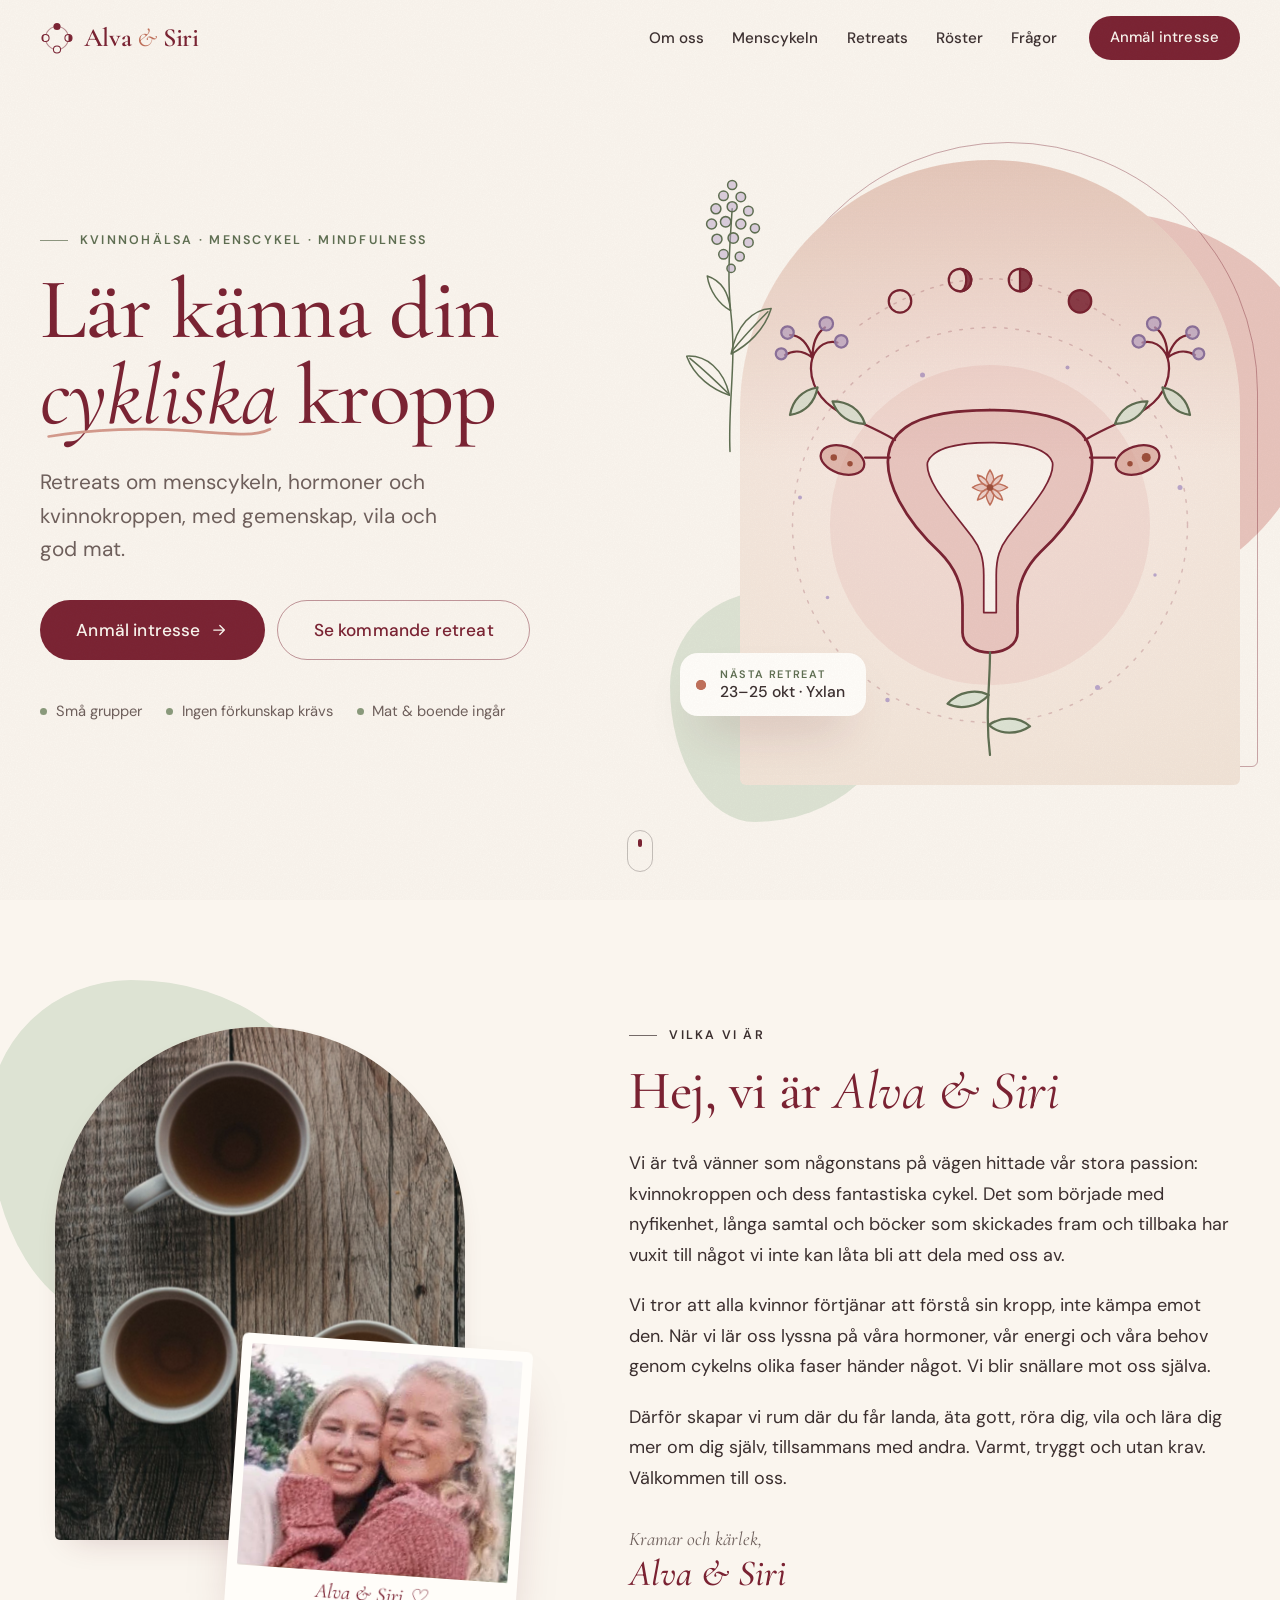
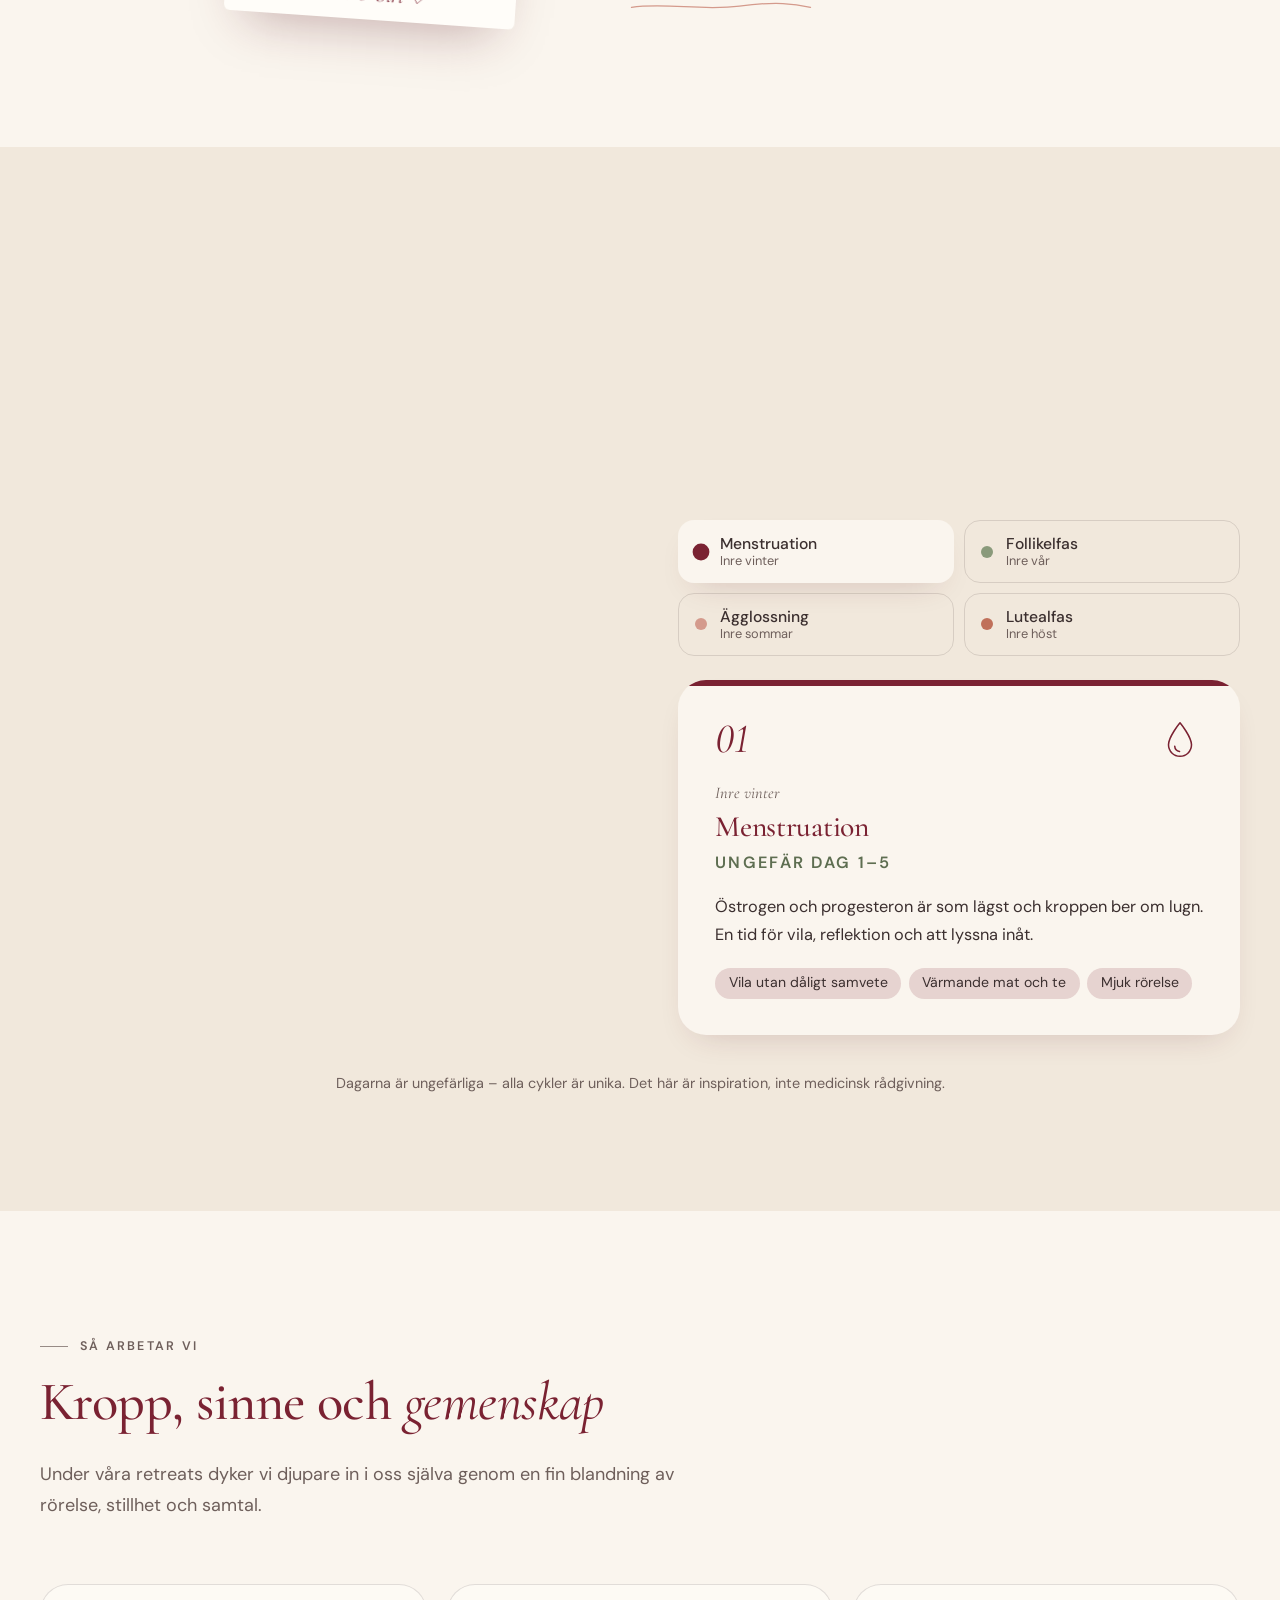
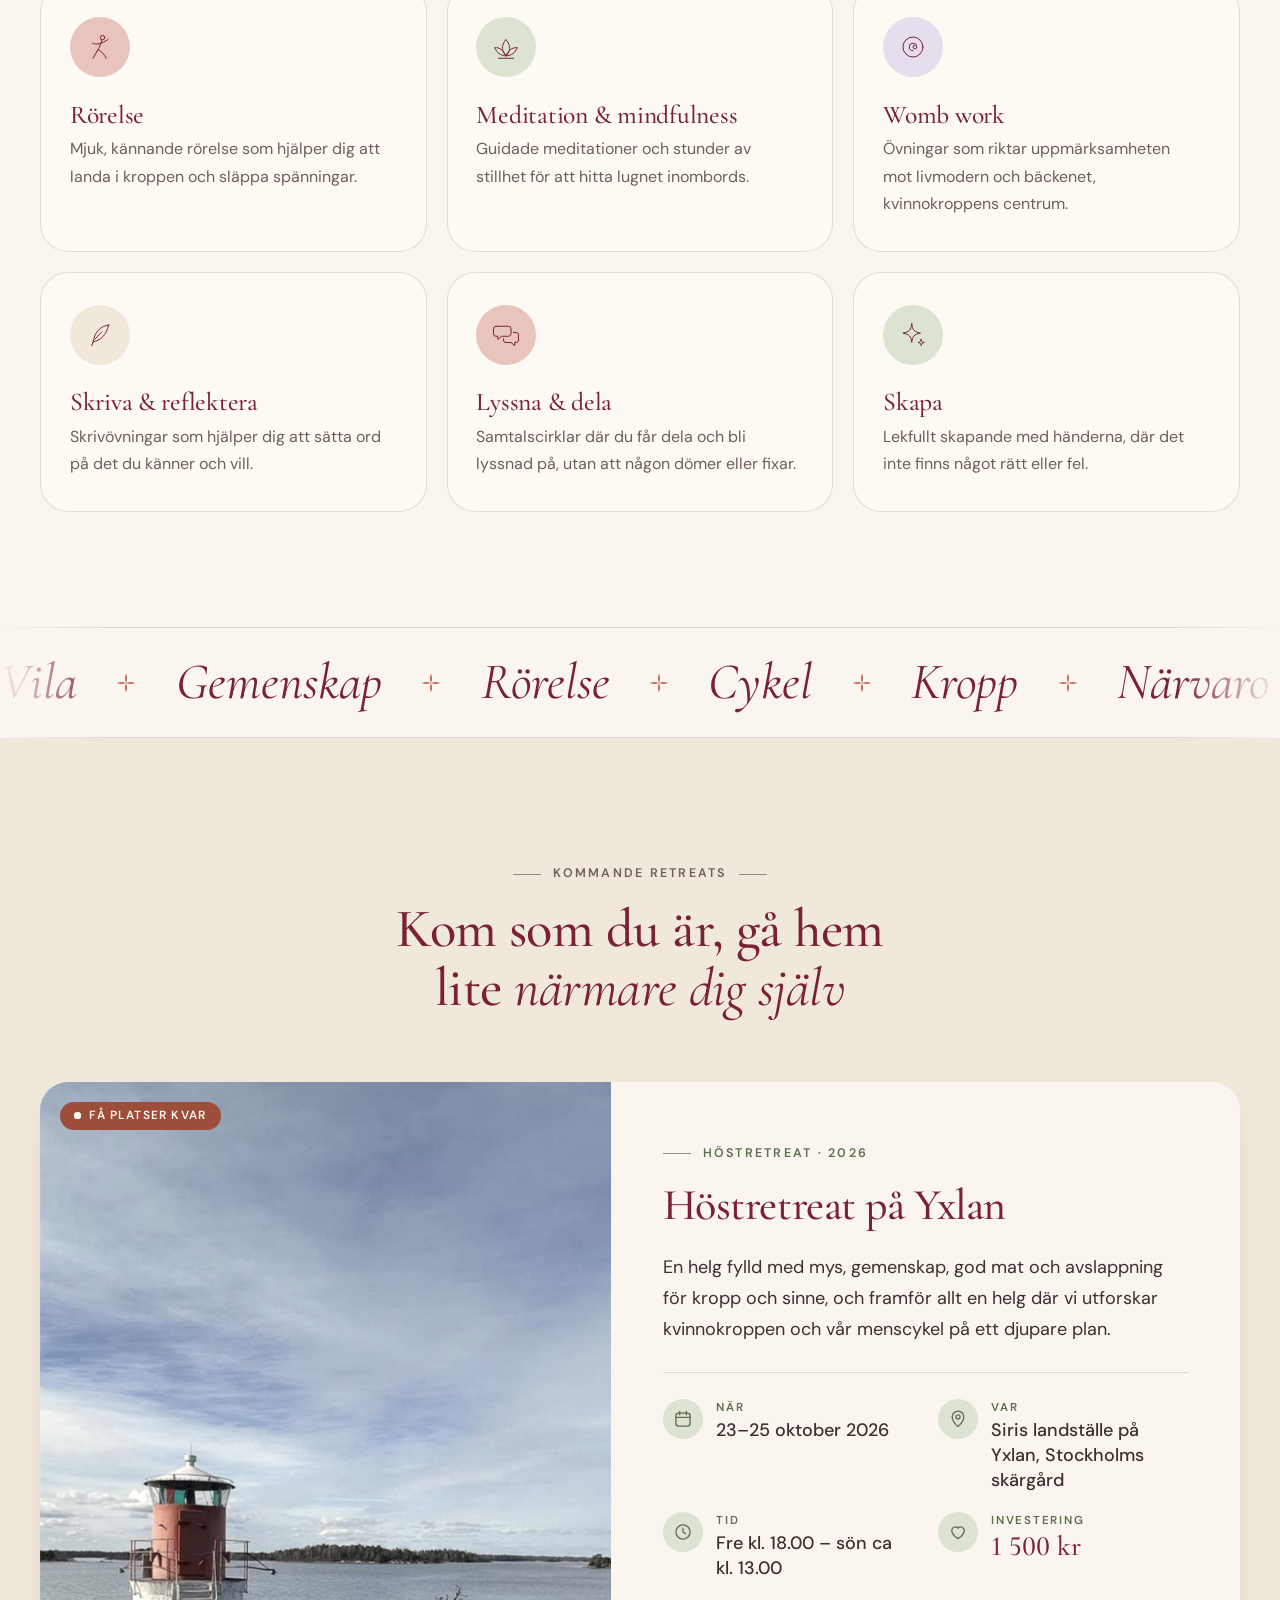
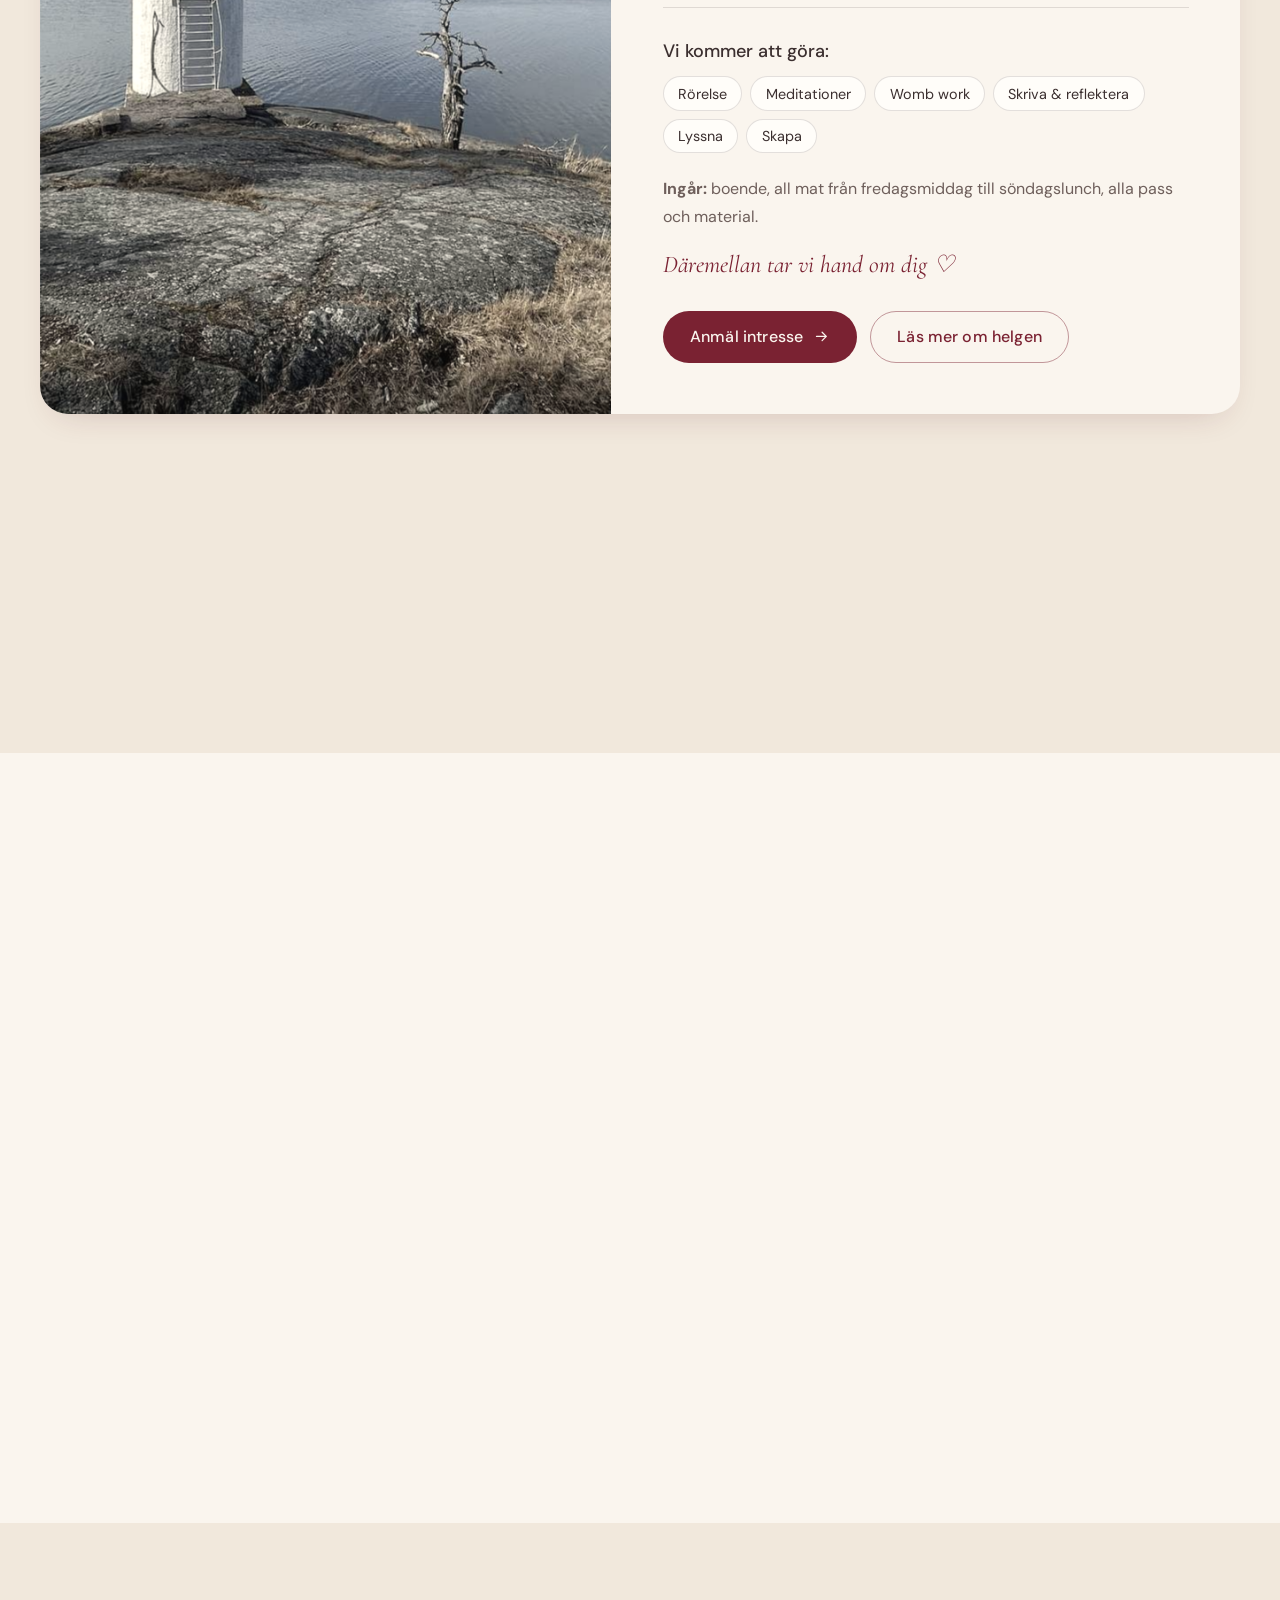
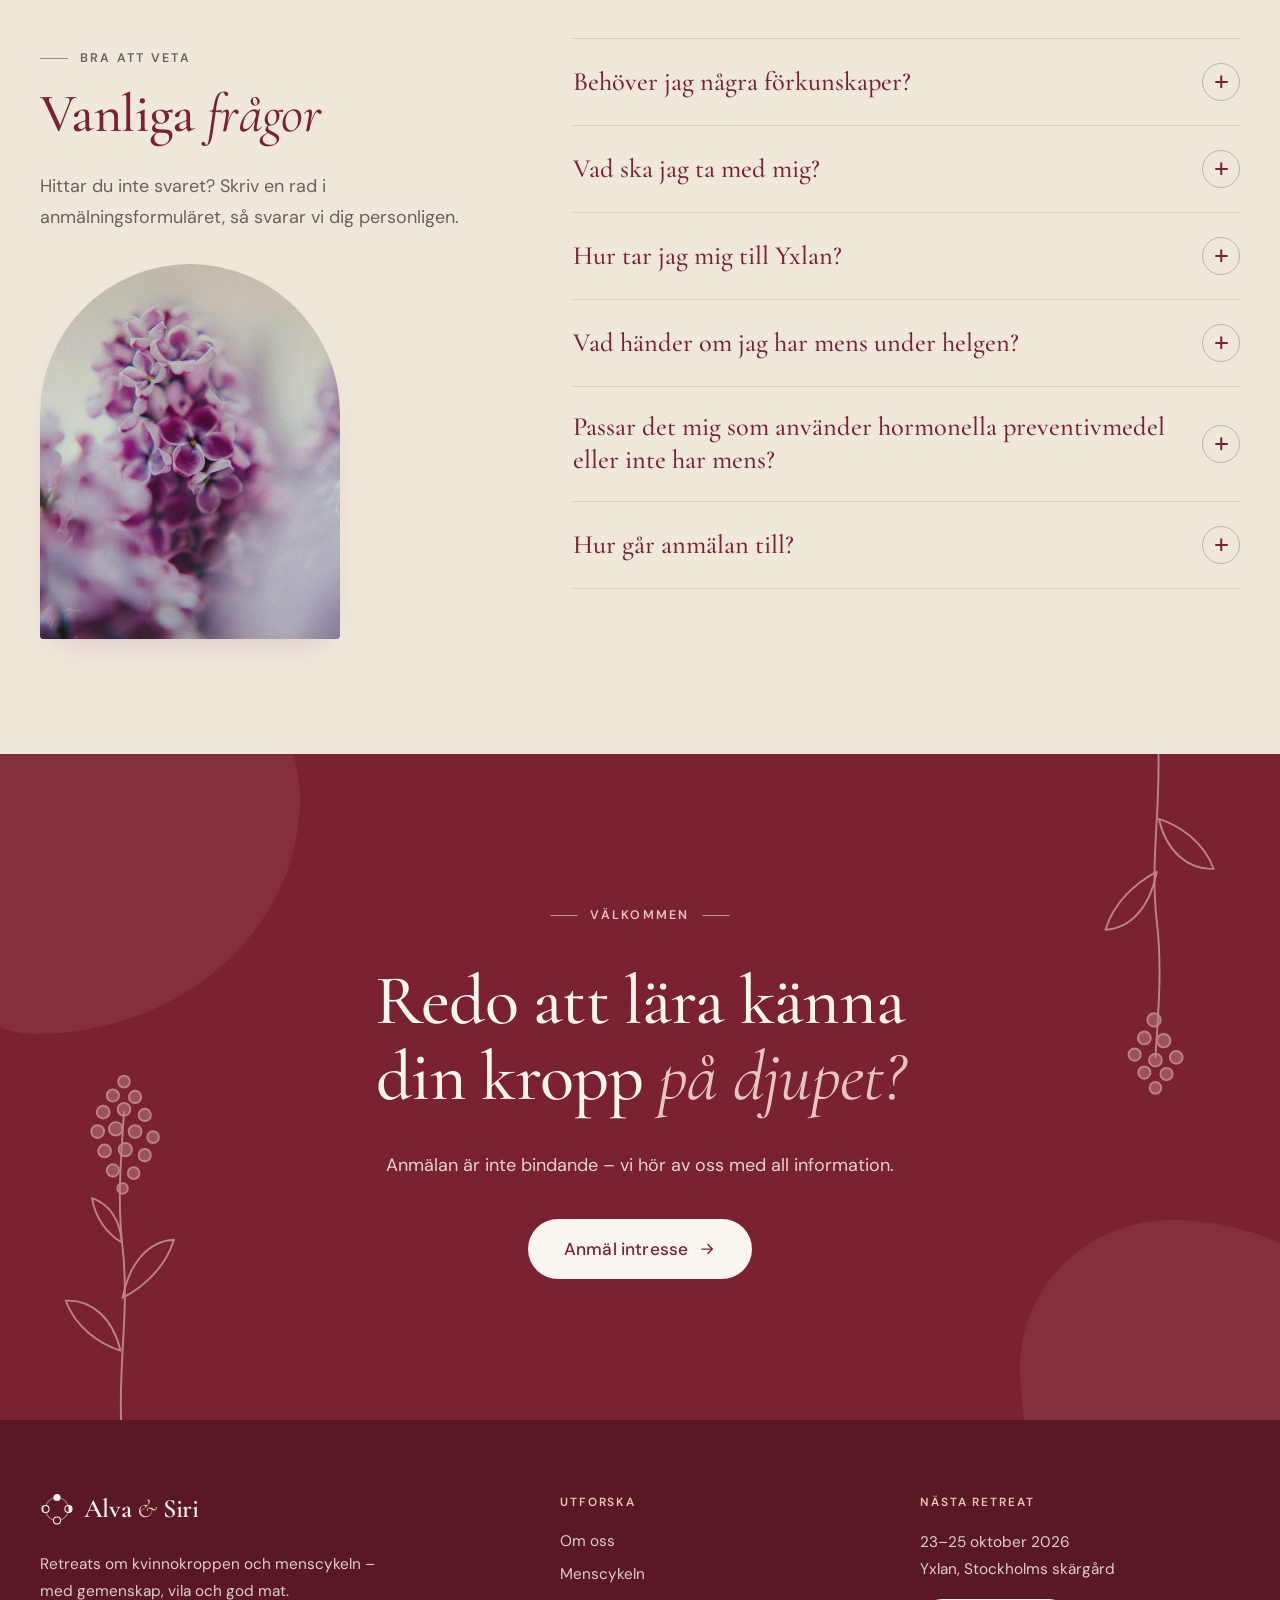
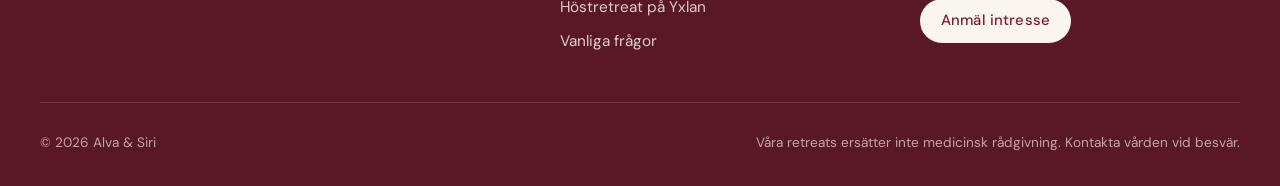
<file: index.html>
<!doctype html>
<html lang="sv">
<head>
  <meta charset="utf-8">
  <meta name="viewport" content="width=device-width, initial-scale=1">
  <title>Alva &amp; Siri – Retreats om menscykeln och kvinnokroppen</title>
  <meta name="description" content="Alva &amp; Siri håller retreats för kvinnor om menscykeln, hormoner och kvinnokroppen – med gemenskap, vila, rörelse och god mat. Nästa retreat: 23–25 oktober 2026 på Yxlan.">
  <meta name="theme-color" content="#FAF5EE">

  <!-- Open Graph: så ser länken ut när den delas. Byt adressen i og:image när ni kopplar egen domän. -->
  <meta property="og:type" content="website">
  <meta property="og:locale" content="sv_SE">
  <meta property="og:title" content="Alva &amp; Siri – Lär känna din cykliska kropp">
  <meta property="og:description" content="Retreats om menscykeln, hormoner och kvinnokroppen. Nästa retreat: 23–25 oktober på Yxlan.">
  <meta property="og:image" content="https://emilhermanssonongit.github.io/alva-och-siri/images/og.jpg">
  <meta property="og:image:width" content="1200">
  <meta property="og:image:height" content="630">
  <meta name="twitter:card" content="summary_large_image">

  <link rel="icon" href="images/favicon.svg" type="image/svg+xml">
  <link rel="preconnect" href="https://fonts.googleapis.com">
  <link rel="preconnect" href="https://fonts.gstatic.com" crossorigin>
  <link href="https://fonts.googleapis.com/css2?family=Cormorant+Garamond:ital,wght@0,400;0,500;0,600;1,400;1,500&amp;family=DM+Sans:ital,opsz,wght@0,9..40,400;0,9..40,500;0,9..40,600;1,9..40,400&amp;display=swap" rel="stylesheet">
  <link rel="stylesheet" href="css/styles.css">
  <script>document.documentElement.classList.add("js");setTimeout(function(){if(!window.__as)document.documentElement.classList.remove("js")},2500);</script>
  <script src="js/main.js" defer></script>
</head>
<body>
  <a class="skip-link" href="#main">Hoppa till innehållet</a>

  <!-- ===================== HEADER ===================== -->
  <header class="site-header" data-header>
    <div class="container site-header__inner">
      <a href="index.html" class="logo" aria-label="Alva och Siri – till startsidan">
        <svg class="logo__mark" viewBox="0 0 40 40" aria-hidden="true">
          <circle cx="20" cy="20" r="13.5" fill="none" stroke="currentColor" stroke-width="1.2" opacity=".5"/>
          <circle cx="20" cy="6.5" r="4.2" fill="currentColor"/>
          <circle cx="33.5" cy="20" r="4.2" style="fill:var(--knock)" stroke="currentColor" stroke-width="1.2"/>
          <path d="M33.5 15.8a4.2 4.2 0 0 1 0 8.4z" fill="currentColor"/>
          <circle cx="20" cy="33.5" r="4.2" style="fill:var(--knock)" stroke="currentColor" stroke-width="1.2"/>
          <circle cx="6.5" cy="20" r="4.2" style="fill:var(--knock)" stroke="currentColor" stroke-width="1.2"/>
          <path d="M6.5 15.8a4.2 4.2 0 0 0 0 8.4a2.6 4.2 0 0 1 0-8.4z" fill="currentColor"/>
        </svg>
        <span>Alva <em>&amp;</em> Siri</span>
      </a>
      <nav class="nav" aria-label="Huvudmeny">
        <ul class="nav__list">
          <li><a href="index.html#om-oss">Om oss</a></li>
          <li><a href="index.html#cykeln">Menscykeln</a></li>
          <li><a href="index.html#retreats">Retreats</a></li>
          <li><a href="index.html#roster">Röster</a></li>
          <li><a href="index.html#fragor">Frågor</a></li>
        </ul>
      </nav>
      <a href="anmal.html" class="btn btn--primary btn--sm site-header__cta">Anmäl intresse</a>
      <button class="menu-toggle" type="button" aria-expanded="false" aria-controls="mobile-menu" aria-label="Öppna meny"><span></span><span></span></button>
    </div>
  </header>

  <div class="mobile-menu" id="mobile-menu">
    <nav aria-label="Mobilmeny">
      <ul class="mobile-menu__list">
        <li><a href="index.html#om-oss" style="--i:0">Om oss</a></li>
        <li><a href="index.html#cykeln" style="--i:1">Menscykeln</a></li>
        <li><a href="index.html#retreats" style="--i:2">Retreats</a></li>
        <li><a href="index.html#roster" style="--i:3">Röster</a></li>
        <li><a href="index.html#fragor" style="--i:4">Frågor</a></li>
      </ul>
    </nav>
    <div class="mobile-menu__foot">
      <p>Nästa retreat: 23–25 oktober · Yxlan</p>
      <a class="btn btn--primary btn--lg" href="anmal.html">Anmäl intresse</a>
    </div>
  </div>

  <main id="main">

    <!-- ===================== HERO ===================== -->
    <section class="hero">
      <div class="container hero__grid">
        <div class="hero__content">
          <p class="eyebrow anim-in" style="--d:.1s">Kvinnohälsa · Menscykel · Mindfulness</p>
          <h1 class="hero__title">
            <span class="word"><span style="--i:0">Lär</span></span>
            <span class="word"><span style="--i:1">känna</span></span>
            <span class="word"><span style="--i:2">din</span></span>
            <span class="accent"><span class="word"><span style="--i:3"><em>cykliska</em></span></span><svg class="accent__swash draw-auto" viewBox="0 0 250 20" aria-hidden="true"><path pathLength="1" style="animation-delay:1.3s" d="M4 14C50 6 110 4 160 8s70 6 86-2" fill="none" stroke="currentColor" stroke-width="3" stroke-linecap="round"/></svg></span>
            <span class="word"><span style="--i:4">kropp</span></span>
          </h1>
          <p class="lead hero__lead anim-in" style="--d:.75s">Retreats om menscykeln, hormoner och kvinnokroppen, med gemenskap, vila och god mat.</p>
          <div class="hero__actions anim-in" style="--d:.9s">
            <a href="anmal.html?retreat=host-2026" class="btn btn--primary btn--lg btn--glow">
              Anmäl intresse
              <svg class="btn__arrow" viewBox="0 0 24 24" fill="none" stroke="currentColor" stroke-width="1.8" stroke-linecap="round" stroke-linejoin="round" aria-hidden="true"><path d="M5 12h14M13 6l6 6-6 6"/></svg>
            </a>
            <a href="#retreats" class="btn btn--ghost btn--lg">Se kommande retreat</a>
          </div>
          <ul class="hero__notes anim-in" style="--d:1.05s">
            <li>Små grupper</li>
            <li>Ingen förkunskap krävs</li>
            <li>Mat &amp; boende ingår</li>
          </ul>
        </div>

        <div class="hero__visual">
          <div class="blob blob--blush hero__blob" aria-hidden="true"></div>
          <div class="blob blob--sage hero__blob2" aria-hidden="true"></div>
          <!-- Illustration: en blommande livmoder. Äggledarna blir grenar med blad och blommor, och fyra månfaser lyser upp i tur och ordning. -->
          <div class="arch hero__arch hero__arch--art">
            <svg class="womb" viewBox="0 0 400 500" role="img" aria-labelledby="womb-title">
              <title id="womb-title">Illustration av en blommande livmoder, med äggledare som grenar och fyra månfaser ovanför</title>
              <circle class="womb__halo" cx="200" cy="292" r="128" fill="#E8C4BC" opacity=".4"/>
              <circle cx="200" cy="292" r="158" fill="none" stroke="#7A2232" stroke-opacity=".22" stroke-width="1.2" stroke-dasharray="2 7" stroke-linecap="round"/>
              <path d="M96 132Q200 58 304 132" fill="none" stroke="#7A2232" stroke-opacity=".22" stroke-width="1.2" stroke-dasharray="2 6" stroke-linecap="round"/>
              <g class="womb__sparkles" fill="#B9A5C9">
                <circle cx="146" cy="172" r="2"/><circle cx="262" cy="166" r="1.6"/><circle cx="352" cy="262" r="2"/><circle cx="48" cy="270" r="1.6"/>
                <circle cx="118" cy="432" r="1.8"/><circle cx="286" cy="422" r="2"/><circle cx="332" cy="332" r="1.4"/><circle cx="70" cy="350" r="1.4"/>
              </g>

              <g class="draw-auto womb__art" stroke-linecap="round" stroke-linejoin="round" stroke-width="1.8">
                <!-- Livmodern -->
                <path class="w-fill" pathLength="1" style="--fo:.85" fill="#E8C4BC" stroke="#7A2232" stroke-width="2.2" d="M200 200c36 0 72 6 80 30 8 26-14 60-40 84-12 12-18 26-18 42v22c0 10-10 16-22 16s-22-6-22-16v-22c0-16-6-30-18-42-26-24-48-58-40-84 8-24 44-30 80-30Z"/>
                <path class="w-fill" pathLength="1" style="--fo:.95" fill="#FAF5EE" stroke="#7A2232" stroke-width="1.4" d="M200 226c24 0 46 4 50 16 2 14-16 34-36 60-6 8-9 16-9 30v30h-10v-30c0-14-3-22-9-30-20-26-38-46-36-60 4-12 26-16 50-16Z"/>
                <path class="w-fill" pathLength="1" style="--fo:.9" fill="#E8C4BC" stroke="#C0705A" stroke-width="1.2" d="M200 248c4 6 4 10 0 14-4-4-4-8 0-14Zm0 28c-4-6-4-10 0-14 4 4 4 8 0 14Zm-14-14c6-4 10-4 14 0-4 4-8 4-14 0Zm28 0c-6 4-10 4-14 0 4-4 8-4 14 0Z"/>
                <path class="w-fill" pathLength="1" style="--fo:.7" fill="#E8C4BC" stroke="#C0705A" stroke-width="1.2" d="M190 252c5 1 8 4 10 10-6-2-9-5-10-10Zm20 0c-1 5-4 8-10 10 2-6 5-9 10-10Zm0 20c-5-1-8-4-10-10 6 2 9 5 10 10Zm-20 0c1-5 4-8 10-10-2 6-5 9-10 10Z"/>
                <circle class="w-fill" pathLength="1" style="--fo:1" fill="#9C4E3A" stroke="none" cx="200" cy="262" r="2.6"/>

                <!-- Äggledare som grenar -->
                <path pathLength="1" fill="none" stroke="#7A2232" d="M276 224c20-12 36-16 50-26 14-10 20-26 16-40"/>
                <path pathLength="1" fill="none" stroke="#7A2232" d="M124 224c-20-12-36-16-50-26-14-10-20-26-16-40"/>
                <path pathLength="1" fill="none" stroke="#7A2232" d="M342 158c-4-10-12-14-20-12M342 158c0-12-4-20-10-24M342 158c4-12 10-18 18-18M342 158c8-6 16-6 22-2"/>
                <path pathLength="1" fill="none" stroke="#7A2232" d="M58 158c4-10 12-14 20-12M58 158c0-12 4-20 10-24M58 158c-4-12-10-18-18-18M58 158c-8-6-16-6-22-2"/>

                <!-- Äggstockar -->
                <path pathLength="1" fill="none" stroke="#7A2232" d="M280 238h20M120 238h-20"/>
                <ellipse class="w-fill" pathLength="1" style="--fo:.6" fill="#D49A8C" stroke="#7A2232" cx="318" cy="240" rx="18" ry="11" transform="rotate(-18 318 240)"/>
                <ellipse class="w-fill" pathLength="1" style="--fo:.6" fill="#D49A8C" stroke="#7A2232" cx="82" cy="240" rx="18" ry="11" transform="rotate(18 82 240)"/>
                <circle class="w-fill" pathLength="1" style="--fo:1" fill="#9C4E3A" stroke="none" cx="325" cy="238" r="3.6"/>
                <circle class="w-fill" pathLength="1" style="--fo:1" fill="#9C4E3A" stroke="none" cx="312" cy="243" r="2.2"/>
                <circle class="w-fill" pathLength="1" style="--fo:1" fill="#9C4E3A" stroke="none" cx="75" cy="238" r="2.6"/>
                <circle class="w-fill" pathLength="1" style="--fo:1" fill="#9C4E3A" stroke="none" cx="88" cy="243" r="2.2"/>

                <!-- Blad -->
                <path class="w-fill" pathLength="1" style="--fo:1" fill="#DDE3D3" stroke="#5E6E51" d="M300 211c4-12 14-18 26-18-4 12-14 18-26 18Z"/>
                <path class="w-fill" pathLength="1" style="--fo:1" fill="#DDE3D3" stroke="#5E6E51" d="M338 182c12 2 20 10 22 22-12-2-20-10-22-22Z"/>
                <path class="w-fill" pathLength="1" style="--fo:1" fill="#DDE3D3" stroke="#5E6E51" d="M100 211c-4-12-14-18-26-18 4 12 14 18 26 18Z"/>
                <path class="w-fill" pathLength="1" style="--fo:1" fill="#DDE3D3" stroke="#5E6E51" d="M62 182c-12 2-20 10-22 22 12-2 20-10 22-22Z"/>

                <!-- Blommor i ändarna -->
                <circle class="w-fill" pathLength="1" style="--fo:.7" fill="#B9A5C9" stroke="#8E76A3" cx="319" cy="145" r="5"/>
                <circle class="w-fill" pathLength="1" style="--fo:.7" fill="#B9A5C9" stroke="#8E76A3" cx="331" cy="131" r="5.4"/>
                <circle class="w-fill" pathLength="1" style="--fo:.7" fill="#B9A5C9" stroke="#8E76A3" cx="362" cy="138" r="5"/>
                <circle class="w-fill" pathLength="1" style="--fo:.7" fill="#B9A5C9" stroke="#8E76A3" cx="367" cy="155" r="4.4"/>
                <circle class="w-fill" pathLength="1" style="--fo:.7" fill="#B9A5C9" stroke="#8E76A3" cx="81" cy="145" r="5"/>
                <circle class="w-fill" pathLength="1" style="--fo:.7" fill="#B9A5C9" stroke="#8E76A3" cx="69" cy="131" r="5.4"/>
                <circle class="w-fill" pathLength="1" style="--fo:.7" fill="#B9A5C9" stroke="#8E76A3" cx="38" cy="138" r="5"/>
                <circle class="w-fill" pathLength="1" style="--fo:.7" fill="#B9A5C9" stroke="#8E76A3" cx="33" cy="155" r="4.4"/>

                <!-- Stjälk -->
                <path pathLength="1" fill="none" stroke="#5E6E51" d="M200 394c0 26-4 50 0 82"/>
                <path class="w-fill" pathLength="1" style="--fo:1" fill="#DDE3D3" stroke="#5E6E51" d="M199 428c-10-5-24-3-33 7 10 5 24 3 33-7Z"/>
                <path class="w-fill" pathLength="1" style="--fo:1" fill="#DDE3D3" stroke="#5E6E51" d="M199 452c10-7 24-7 33 1-10 7-24 7-33-1Z"/>

                <!-- Fyra månfaser -->
                <g class="womb__moon" style="--m:0"><circle pathLength="1" fill="none" stroke="#7A2232" cx="128" cy="113" r="9"/></g>
                <g class="womb__moon" style="--m:1"><circle pathLength="1" fill="none" stroke="#7A2232" cx="176" cy="96" r="9"/><path class="w-fill" pathLength="1" style="--fo:.85" fill="#7A2232" stroke="#7A2232" d="M176 87a9 9 0 0 1 0 18a5 9 0 0 0 0-18Z"/></g>
                <g class="womb__moon" style="--m:2"><circle pathLength="1" fill="none" stroke="#7A2232" cx="224" cy="96" r="9"/><path class="w-fill" pathLength="1" style="--fo:.85" fill="#7A2232" stroke="#7A2232" d="M224 87a9 9 0 0 1 0 18Z"/></g>
                <g class="womb__moon" style="--m:3"><circle class="w-fill" pathLength="1" style="--fo:.85" fill="#7A2232" stroke="#7A2232" cx="272" cy="113" r="9"/></g>
              </g>
            </svg>
          </div>
          <!-- Syrenkvist som ritas fram -->
          <svg class="sprig hero__sprig draw-auto" viewBox="0 0 120 260" fill="none" stroke="currentColor" stroke-width="1.4" stroke-linecap="round" stroke-linejoin="round" aria-hidden="true">
            <path pathLength="1" d="M60 258C58 214 66 176 61 132 57 98 60 66 62 34"/>
            <path pathLength="1" d="M59.5 206C44 201 27 189 20 170c18-1 34 12 39.5 36Z"/>
            <path pathLength="1" d="M59 205C47 193 34 181 23 172"/>
            <path pathLength="1" d="M61 168c15-8 31-22 37-42-18 1-32 16-37 42Z"/>
            <path pathLength="1" d="M61.5 166C72 152 85 139 95 129"/>
            <path pathLength="1" d="M60.5 128C50 122 41 110 39 96c12 4 20 15 21.5 32Z"/>
            <circle class="floret" pathLength="1" cx="62" cy="12" r="4.2"/>
            <circle class="floret" pathLength="1" cx="54" cy="22" r="4.4"/>
            <circle class="floret" pathLength="1" cx="70" cy="23" r="4.4"/>
            <circle class="floret" pathLength="1" cx="47" cy="34" r="4.6"/>
            <circle class="floret" pathLength="1" cx="62" cy="32" r="4.6"/>
            <circle class="floret" pathLength="1" cx="77" cy="36" r="4.4"/>
            <circle class="floret" pathLength="1" cx="43" cy="48" r="4.6"/>
            <circle class="floret" pathLength="1" cx="56" cy="46" r="4.8"/>
            <circle class="floret" pathLength="1" cx="70" cy="48" r="4.6"/>
            <circle class="floret" pathLength="1" cx="83" cy="52" r="4.2"/>
            <circle class="floret" pathLength="1" cx="48" cy="62" r="4.6"/>
            <circle class="floret" pathLength="1" cx="63" cy="61" r="4.8"/>
            <circle class="floret" pathLength="1" cx="77" cy="65" r="4.4"/>
            <circle class="floret" pathLength="1" cx="54" cy="76" r="4.4"/>
            <circle class="floret" pathLength="1" cx="69" cy="78" r="4.2"/>
            <circle class="floret" pathLength="1" cx="61" cy="89" r="3.8"/>
          </svg>
          <!-- ÄNDRA HÄR: datum och plats för nästa retreat -->
          <a href="#retreats" class="badge">
            <span class="badge__dot" aria-hidden="true"></span>
            <span><small>Nästa retreat</small>23–25 okt · Yxlan</span>
          </a>
        </div>
      </div>
      <a class="scroll-cue" href="#om-oss" aria-label="Scrolla vidare till Om oss"><span></span></a>
    </section>

    <!-- ===================== OM OSS ===================== -->
    <section class="section about" id="om-oss">
      <div class="container about__grid">
        <div class="about__visual">
          <div class="blob blob--sage about__blob" aria-hidden="true"></div>
          <div class="arch about__arch" data-reveal="fade">
            <img class="tone" data-parallax="0.08" src="images/tea.jpg" width="1000" height="1250" loading="lazy" alt="Tre koppar te på ett gammalt träbord, sett ovanifrån">
          </div>
          <!-- ÄNDRA HÄR: byt gärna till en högupplöst bild på Alva & Siri (images/alva-siri.jpg) -->
          <figure class="polaroid" data-reveal style="--i:3">
            <img src="images/alva-siri.jpg" width="1100" height="740" loading="lazy" alt="Alva och Siri kramas och ler framför en blommande syrenbuske">
            <figcaption>Alva &amp; Siri ♡</figcaption>
          </figure>
        </div>

        <div class="about__content" data-stagger>
          <p class="eyebrow" data-reveal>Vilka vi är</p>
          <h2 data-reveal>Hej, vi är <em>Alva &amp; Siri</em></h2>
          <!-- ÄNDRA HÄR: texten om er själva -->
          <p data-reveal>Vi är två vänner som någonstans på vägen hittade vår stora passion: kvinnokroppen och dess fantastiska cykel. Det som började med nyfikenhet, långa samtal och böcker som skickades fram och tillbaka har vuxit till något vi inte kan låta bli att dela med oss av.</p>
          <p data-reveal>Vi tror att alla kvinnor förtjänar att förstå sin kropp, inte kämpa emot den. När vi lär oss lyssna på våra hormoner, vår energi och våra behov genom cykelns olika faser händer något. Vi blir snällare mot oss själva.</p>
          <p data-reveal>Därför skapar vi rum där du får landa, äta gott, röra dig, vila och lära dig mer om dig själv, tillsammans med andra. Varmt, tryggt och utan krav. Välkommen till oss.</p>
          <p class="signature" data-reveal>
            <small>Kramar och kärlek,</small>
            <strong>Alva &amp; Siri</strong>
            <svg class="draw" viewBox="0 0 300 20" aria-hidden="true"><path pathLength="1" d="M4 12C60 4 120 18 180 10s90-4 116 2" fill="none" stroke="currentColor" stroke-width="2" stroke-linecap="round"/></svg>
          </p>
        </div>
      </div>
    </section>

    <!-- ===================== MENSCYKELN ===================== -->
    <section class="section cycle" id="cykeln">
      <div class="container">
        <header class="section-head section-head--center" data-stagger>
          <p class="eyebrow" data-reveal>Menscykelns fyra faser</p>
          <h2 data-reveal>Fyra årstider <em>inom dig</em></h2>
          <p data-reveal>Precis som naturen rör sig kroppen genom årstider, varje månad. När du känner igen dem blir det lättare att ge dig själv det du behöver.</p>
        </header>

        <div class="cycle__layout" data-cycle>
          <div class="cycle__wheel" aria-hidden="true" data-reveal="scale">
            <svg class="ring" viewBox="0 0 400 400">
              <circle class="ring__track" cx="200" cy="200" r="160"/>
              <circle class="ring__inner" cx="200" cy="200" r="122"/>
              <g class="ring__days"></g>
              <g class="ring__seg" style="--k:0"><circle class="ring__arc" cx="200" cy="200" r="160" pathLength="100" transform="rotate(-86.4 200 200)" style="stroke:var(--wine)"/></g>
              <g class="ring__seg" style="--k:1"><circle class="ring__arc" cx="200" cy="200" r="160" pathLength="100" transform="rotate(3.6 200 200)" style="stroke:var(--sage)"/></g>
              <g class="ring__seg" style="--k:2"><circle class="ring__arc" cx="200" cy="200" r="160" pathLength="100" transform="rotate(93.6 200 200)" style="stroke:var(--blush-deep)"/></g>
              <g class="ring__seg" style="--k:3"><circle class="ring__arc" cx="200" cy="200" r="160" pathLength="100" transform="rotate(183.6 200 200)" style="stroke:var(--terracotta)"/></g>
              <g class="ring__orbit"><circle cx="200" cy="40" r="7"/></g>
            </svg>
            <div class="cycle__center">
              <div class="cycle__center-inner">
                <span class="cycle__center-icon"></span>
                <span class="cycle__center-phase"></span>
                <span class="cycle__center-season"></span>
                <span class="cycle__center-days"></span>
              </div>
            </div>
          </div>

          <div class="cycle__panel">
            <div class="cycle__tabs" role="tablist" aria-label="Menscykelns faser">
              <button class="cycle-tab" type="button" role="tab" id="tab-1" aria-controls="fas-1" aria-selected="true" style="--c:var(--wine)"><span class="cycle-tab__dot"></span><span>Menstruation<small>Inre vinter</small></span></button>
              <button class="cycle-tab" type="button" role="tab" id="tab-2" aria-controls="fas-2" aria-selected="false" tabindex="-1" style="--c:var(--sage)"><span class="cycle-tab__dot"></span><span>Follikelfas<small>Inre vår</small></span></button>
              <button class="cycle-tab" type="button" role="tab" id="tab-3" aria-controls="fas-3" aria-selected="false" tabindex="-1" style="--c:var(--blush-deep)"><span class="cycle-tab__dot"></span><span>Ägglossning<small>Inre sommar</small></span></button>
              <button class="cycle-tab" type="button" role="tab" id="tab-4" aria-controls="fas-4" aria-selected="false" tabindex="-1" style="--c:var(--terracotta)"><span class="cycle-tab__dot"></span><span>Lutealfas<small>Inre höst</small></span></button>
            </div>

            <div class="cycle__cards">
              <article class="phase-card is-active" id="fas-1" role="tabpanel" aria-labelledby="tab-1" style="--c:var(--wine)" data-season="Inre vinter" data-phase="Menstruation" data-days="Ungefär dag 1–5">
                <div class="phase-card__top">
                  <span class="phase-card__num" aria-hidden="true">01</span>
                  <svg class="phase-card__icon" viewBox="0 0 48 48" fill="none" stroke="currentColor" stroke-width="1.6" stroke-linecap="round" stroke-linejoin="round" aria-hidden="true"><path d="M24 6s-12 14.5-12 23a12 12 0 0 0 24 0C36 20.5 24 6 24 6Z"/><path d="M18.5 30.5a6 6 0 0 0 5 5.5"/></svg>
                </div>
                <p class="phase-card__season">Inre vinter</p>
                <h3>Menstruation</h3>
                <p class="phase-card__days">Ungefär dag 1–5</p>
                <p>Östrogen och progesteron är som lägst och kroppen ber om lugn. En tid för vila, reflektion och att lyssna inåt.</p>
                <ul class="phase-card__tips" aria-label="Tips för fasen">
                  <li>Vila utan dåligt samvete</li>
                  <li>Värmande mat och te</li>
                  <li>Mjuk rörelse</li>
                </ul>
              </article>

              <article class="phase-card" id="fas-2" role="tabpanel" aria-labelledby="tab-2" style="--c:var(--sage)" data-season="Inre vår" data-phase="Follikelfas" data-days="Ungefär dag 6–13">
                <div class="phase-card__top">
                  <span class="phase-card__num" aria-hidden="true">02</span>
                  <svg class="phase-card__icon" viewBox="0 0 48 48" fill="none" stroke="currentColor" stroke-width="1.6" stroke-linecap="round" stroke-linejoin="round" aria-hidden="true"><path d="M24 42V22"/><path d="M24 26c0-9-7-14-15-14 0 9 6 14 15 14Z"/><path d="M24 22c0-8 6-14 15-14 0 9-6 14-15 14Z"/><path d="M16 42h16"/></svg>
                </div>
                <p class="phase-card__season">Inre vår</p>
                <h3>Follikelfas</h3>
                <p class="phase-card__days">Ungefär dag 6–13</p>
                <p>Östrogenet stiger och med det ofta energin, nyfikenheten och lusten att börja nytt. Ett fint läge att planera och testa.</p>
                <ul class="phase-card__tips" aria-label="Tips för fasen">
                  <li>Starta nya projekt</li>
                  <li>Prova något nytt</li>
                  <li>Mer intensiv rörelse</li>
                </ul>
              </article>

              <article class="phase-card" id="fas-3" role="tabpanel" aria-labelledby="tab-3" style="--c:var(--blush-deep)" data-season="Inre sommar" data-phase="Ägglossning" data-days="Ungefär dag 14–16">
                <div class="phase-card__top">
                  <span class="phase-card__num" aria-hidden="true">03</span>
                  <svg class="phase-card__icon" viewBox="0 0 48 48" fill="none" stroke="currentColor" stroke-width="1.6" stroke-linecap="round" stroke-linejoin="round" aria-hidden="true"><circle cx="24" cy="24" r="8"/><path d="M24 6v5M24 37v5M6 24h5M37 24h5M11.3 11.3l3.5 3.5M33.2 33.2l3.5 3.5M11.3 36.7l3.5-3.5M33.2 14.8l3.5-3.5"/></svg>
                </div>
                <p class="phase-card__season">Inre sommar</p>
                <h3>Ägglossning</h3>
                <p class="phase-card__days">Ungefär dag 14–16</p>
                <p>Energin toppar för många. Du kanske känner dig mer utåtriktad, social och kommunikativ, redo att ta plats.</p>
                <ul class="phase-card__tips" aria-label="Tips för fasen">
                  <li>Umgås och samarbeta</li>
                  <li>Viktiga samtal</li>
                  <li>Dansa, spring, lek</li>
                </ul>
              </article>

              <article class="phase-card" id="fas-4" role="tabpanel" aria-labelledby="tab-4" style="--c:var(--terracotta)" data-season="Inre höst" data-phase="Lutealfas" data-days="Ungefär dag 17–28">
                <div class="phase-card__top">
                  <span class="phase-card__num" aria-hidden="true">04</span>
                  <svg class="phase-card__icon" viewBox="0 0 48 48" fill="none" stroke="currentColor" stroke-width="1.6" stroke-linecap="round" stroke-linejoin="round" aria-hidden="true"><path d="M38 10C22 10 10 18 10 32c0 2 .3 3.6.8 5C24 37 38 28 38 10Z"/><path d="M10.8 37C17 28 24 22 31 17"/><path d="m8 42 3-5"/></svg>
                </div>
                <p class="phase-card__season">Inre höst</p>
                <h3>Lutealfas</h3>
                <p class="phase-card__days">Ungefär dag 17–28</p>
                <p>Progesteronet tar över och fokus vänds inåt igen. Det blir tydligare vad som inte fungerar, och vad du behöver.</p>
                <ul class="phase-card__tips" aria-label="Tips för fasen">
                  <li>Avsluta och sortera</li>
                  <li>Sätt gränser</li>
                  <li>Mer återhämtning</li>
                </ul>
              </article>
            </div>
            <div class="cycle__dots" aria-hidden="true">
              <button type="button" tabindex="-1"></button><button type="button" tabindex="-1"></button><button type="button" tabindex="-1"></button><button type="button" tabindex="-1"></button>
            </div>
          </div>
        </div>
        <p class="cycle__note">Dagarna är ungefärliga – alla cykler är unika. Det här är inspiration, inte medicinsk rådgivning.</p>
      </div>
    </section>

    <!-- ===================== VAD VI ARBETAR MED ===================== -->
    <section class="section work">
      <div class="container">
        <header class="section-head" data-stagger>
          <p class="eyebrow" data-reveal>Så arbetar vi</p>
          <h2 data-reveal>Kropp, sinne och <em>gemenskap</em></h2>
          <p data-reveal>Under våra retreats dyker vi djupare in i oss själva genom en fin blandning av rörelse, stillhet och samtal.</p>
        </header>

        <div class="work-grid" data-stagger>
          <article class="work-card" data-reveal>
            <span class="work-card__icon" style="--bg:var(--blush)"><svg viewBox="0 0 48 48" fill="none" stroke="currentColor" stroke-width="1.6" stroke-linecap="round" stroke-linejoin="round" aria-hidden="true"><circle cx="28" cy="9" r="3.5"/><path d="M27 13.5c-2 6.5-4 11.5-8 17.5"/><path d="M12 18c6 3 15 1 25-6"/><path d="m19 31-6 11"/><path d="M21 28c6 3 10 8 13 14"/></svg></span>
            <h3>Rörelse</h3>
            <p>Mjuk, kännande rörelse som hjälper dig att landa i kroppen och släppa spänningar.</p>
          </article>
          <article class="work-card" data-reveal>
            <span class="work-card__icon" style="--bg:var(--sage-light)"><svg viewBox="0 0 48 48" fill="none" stroke="currentColor" stroke-width="1.6" stroke-linecap="round" stroke-linejoin="round" aria-hidden="true"><path d="M24 38c-7-6-8.5-16 0-26 8.5 10 7 20 0 26Z"/><path d="M24 38c-9 0-15-5-18-13 8-.5 14 4 18 13"/><path d="M24 38c9 0 15-5 18-13-8-.5-14 4-18 13"/><path d="M12 42h24"/></svg></span>
            <h3>Meditation &amp; mindfulness</h3>
            <p>Guidade meditationer och stunder av stillhet för att hitta lugnet inombords.</p>
          </article>
          <article class="work-card" data-reveal>
            <span class="work-card__icon" style="--bg:var(--lilac-light)"><svg viewBox="0 0 48 48" fill="none" stroke="currentColor" stroke-width="1.6" stroke-linecap="round" stroke-linejoin="round" aria-hidden="true"><circle cx="24" cy="24" r="16"/><path d="M24 30a6 6 0 1 1 6-6 3 3 0 1 1-3-3"/></svg></span>
            <h3>Womb work</h3>
            <p>Övningar som riktar uppmärksamheten mot livmodern och bäckenet, kvinnokroppens centrum.</p>
          </article>
          <article class="work-card" data-reveal>
            <span class="work-card__icon" style="--bg:var(--linen)"><svg viewBox="0 0 48 48" fill="none" stroke="currentColor" stroke-width="1.6" stroke-linecap="round" stroke-linejoin="round" aria-hidden="true"><path d="M38 8C26 9 15 19 13 35l-2 6"/><path d="M13 35c12-2 21-11 25-27"/><path d="m15.5 31 11.5-12"/></svg></span>
            <h3>Skriva &amp; reflektera</h3>
            <p>Skrivövningar som hjälper dig att sätta ord på det du känner och vill.</p>
          </article>
          <article class="work-card" data-reveal>
            <span class="work-card__icon" style="--bg:var(--blush)"><svg viewBox="0 0 48 48" fill="none" stroke="currentColor" stroke-width="1.6" stroke-linecap="round" stroke-linejoin="round" aria-hidden="true"><path d="M8 10h20a4 4 0 0 1 4 4v8a4 4 0 0 1-4 4H17l-6 5v-5H8a4 4 0 0 1-4-4v-8a4 4 0 0 1 4-4Z"/><path d="M36 20h4a4 4 0 0 1 4 4v8a4 4 0 0 1-4 4h-2v5l-6-5h-8a4 4 0 0 1-4-4v-2"/></svg></span>
            <h3>Lyssna &amp; dela</h3>
            <p>Samtalscirklar där du får dela och bli lyssnad på, utan att någon dömer eller fixar.</p>
          </article>
          <article class="work-card" data-reveal>
            <span class="work-card__icon" style="--bg:var(--sage-light)"><svg viewBox="0 0 48 48" fill="none" stroke="currentColor" stroke-width="1.6" stroke-linecap="round" stroke-linejoin="round" aria-hidden="true"><path d="M22 6c1 10 4 13 14 15-10 2-13 5-14 15-1-10-4-13-14-15 10-2 13-5 14-15Z"/><path d="M37 31c.5 3.5 1.5 4.5 5 5-3.5.5-4.5 1.5-5 5-.5-3.5-1.5-4.5-5-5 3.5-.5 4.5-1.5 5-5Z"/></svg></span>
            <h3>Skapa</h3>
            <p>Lekfullt skapande med händerna, där det inte finns något rätt eller fel.</p>
          </article>
        </div>
      </div>
    </section>

    <!-- Ordslinga -->
    <div class="marquee" aria-hidden="true">
      <div class="marquee__track">
        <div class="marquee__group">
          <span class="marquee__item">Vila</span><svg class="marquee__sep" viewBox="0 0 24 24" fill="currentColor"><path d="M12 2c1.6 3.2 1.6 6.4 0 10-1.6-3.6-1.6-6.8 0-10Zm0 20c-1.6-3.2-1.6-6.4 0-10 1.6 3.6 1.6 6.8 0 10ZM2 12c3.2-1.6 6.4-1.6 10 0-3.6 1.6-6.8 1.6-10 0Zm20 0c-3.2 1.6-6.4 1.6-10 0 3.6-1.6 6.8-1.6 10 0Z"/></svg>
          <span class="marquee__item">Gemenskap</span><svg class="marquee__sep" viewBox="0 0 24 24" fill="currentColor"><path d="M12 2c1.6 3.2 1.6 6.4 0 10-1.6-3.6-1.6-6.8 0-10Zm0 20c-1.6-3.2-1.6-6.4 0-10 1.6 3.6 1.6 6.8 0 10ZM2 12c3.2-1.6 6.4-1.6 10 0-3.6 1.6-6.8 1.6-10 0Zm20 0c-3.2 1.6-6.4 1.6-10 0 3.6-1.6 6.8-1.6 10 0Z"/></svg>
          <span class="marquee__item">Rörelse</span><svg class="marquee__sep" viewBox="0 0 24 24" fill="currentColor"><path d="M12 2c1.6 3.2 1.6 6.4 0 10-1.6-3.6-1.6-6.8 0-10Zm0 20c-1.6-3.2-1.6-6.4 0-10 1.6 3.6 1.6 6.8 0 10ZM2 12c3.2-1.6 6.4-1.6 10 0-3.6 1.6-6.8 1.6-10 0Zm20 0c-3.2 1.6-6.4 1.6-10 0 3.6-1.6 6.8-1.6 10 0Z"/></svg>
          <span class="marquee__item">Cykel</span><svg class="marquee__sep" viewBox="0 0 24 24" fill="currentColor"><path d="M12 2c1.6 3.2 1.6 6.4 0 10-1.6-3.6-1.6-6.8 0-10Zm0 20c-1.6-3.2-1.6-6.4 0-10 1.6 3.6 1.6 6.8 0 10ZM2 12c3.2-1.6 6.4-1.6 10 0-3.6 1.6-6.8 1.6-10 0Zm20 0c-3.2 1.6-6.4 1.6-10 0 3.6-1.6 6.8-1.6 10 0Z"/></svg>
          <span class="marquee__item">Kropp</span><svg class="marquee__sep" viewBox="0 0 24 24" fill="currentColor"><path d="M12 2c1.6 3.2 1.6 6.4 0 10-1.6-3.6-1.6-6.8 0-10Zm0 20c-1.6-3.2-1.6-6.4 0-10 1.6 3.6 1.6 6.8 0 10ZM2 12c3.2-1.6 6.4-1.6 10 0-3.6 1.6-6.8 1.6-10 0Zm20 0c-3.2 1.6-6.4 1.6-10 0 3.6-1.6 6.8-1.6 10 0Z"/></svg>
          <span class="marquee__item">Närvaro</span><svg class="marquee__sep" viewBox="0 0 24 24" fill="currentColor"><path d="M12 2c1.6 3.2 1.6 6.4 0 10-1.6-3.6-1.6-6.8 0-10Zm0 20c-1.6-3.2-1.6-6.4 0-10 1.6 3.6 1.6 6.8 0 10ZM2 12c3.2-1.6 6.4-1.6 10 0-3.6 1.6-6.8 1.6-10 0Zm20 0c-3.2 1.6-6.4 1.6-10 0 3.6-1.6 6.8-1.6 10 0Z"/></svg>
          <span class="marquee__item">God mat</span><svg class="marquee__sep" viewBox="0 0 24 24" fill="currentColor"><path d="M12 2c1.6 3.2 1.6 6.4 0 10-1.6-3.6-1.6-6.8 0-10Zm0 20c-1.6-3.2-1.6-6.4 0-10 1.6 3.6 1.6 6.8 0 10ZM2 12c3.2-1.6 6.4-1.6 10 0-3.6 1.6-6.8 1.6-10 0Zm20 0c-3.2 1.6-6.4 1.6-10 0 3.6-1.6 6.8-1.6 10 0Z"/></svg>
        </div>
        <!-- Kopia för sömlös loop -->
        <div class="marquee__group">
          <span class="marquee__item">Vila</span><svg class="marquee__sep" viewBox="0 0 24 24" fill="currentColor"><path d="M12 2c1.6 3.2 1.6 6.4 0 10-1.6-3.6-1.6-6.8 0-10Zm0 20c-1.6-3.2-1.6-6.4 0-10 1.6 3.6 1.6 6.8 0 10ZM2 12c3.2-1.6 6.4-1.6 10 0-3.6 1.6-6.8 1.6-10 0Zm20 0c-3.2 1.6-6.4 1.6-10 0 3.6-1.6 6.8-1.6 10 0Z"/></svg>
          <span class="marquee__item">Gemenskap</span><svg class="marquee__sep" viewBox="0 0 24 24" fill="currentColor"><path d="M12 2c1.6 3.2 1.6 6.4 0 10-1.6-3.6-1.6-6.8 0-10Zm0 20c-1.6-3.2-1.6-6.4 0-10 1.6 3.6 1.6 6.8 0 10ZM2 12c3.2-1.6 6.4-1.6 10 0-3.6 1.6-6.8 1.6-10 0Zm20 0c-3.2 1.6-6.4 1.6-10 0 3.6-1.6 6.8-1.6 10 0Z"/></svg>
          <span class="marquee__item">Rörelse</span><svg class="marquee__sep" viewBox="0 0 24 24" fill="currentColor"><path d="M12 2c1.6 3.2 1.6 6.4 0 10-1.6-3.6-1.6-6.8 0-10Zm0 20c-1.6-3.2-1.6-6.4 0-10 1.6 3.6 1.6 6.8 0 10ZM2 12c3.2-1.6 6.4-1.6 10 0-3.6 1.6-6.8 1.6-10 0Zm20 0c-3.2 1.6-6.4 1.6-10 0 3.6-1.6 6.8-1.6 10 0Z"/></svg>
          <span class="marquee__item">Cykel</span><svg class="marquee__sep" viewBox="0 0 24 24" fill="currentColor"><path d="M12 2c1.6 3.2 1.6 6.4 0 10-1.6-3.6-1.6-6.8 0-10Zm0 20c-1.6-3.2-1.6-6.4 0-10 1.6 3.6 1.6 6.8 0 10ZM2 12c3.2-1.6 6.4-1.6 10 0-3.6 1.6-6.8 1.6-10 0Zm20 0c-3.2 1.6-6.4 1.6-10 0 3.6-1.6 6.8-1.6 10 0Z"/></svg>
          <span class="marquee__item">Kropp</span><svg class="marquee__sep" viewBox="0 0 24 24" fill="currentColor"><path d="M12 2c1.6 3.2 1.6 6.4 0 10-1.6-3.6-1.6-6.8 0-10Zm0 20c-1.6-3.2-1.6-6.4 0-10 1.6 3.6 1.6 6.8 0 10ZM2 12c3.2-1.6 6.4-1.6 10 0-3.6 1.6-6.8 1.6-10 0Zm20 0c-3.2 1.6-6.4 1.6-10 0 3.6-1.6 6.8-1.6 10 0Z"/></svg>
          <span class="marquee__item">Närvaro</span><svg class="marquee__sep" viewBox="0 0 24 24" fill="currentColor"><path d="M12 2c1.6 3.2 1.6 6.4 0 10-1.6-3.6-1.6-6.8 0-10Zm0 20c-1.6-3.2-1.6-6.4 0-10 1.6 3.6 1.6 6.8 0 10ZM2 12c3.2-1.6 6.4-1.6 10 0-3.6 1.6-6.8 1.6-10 0Zm20 0c-3.2 1.6-6.4 1.6-10 0 3.6-1.6 6.8-1.6 10 0Z"/></svg>
          <span class="marquee__item">God mat</span><svg class="marquee__sep" viewBox="0 0 24 24" fill="currentColor"><path d="M12 2c1.6 3.2 1.6 6.4 0 10-1.6-3.6-1.6-6.8 0-10Zm0 20c-1.6-3.2-1.6-6.4 0-10 1.6 3.6 1.6 6.8 0 10ZM2 12c3.2-1.6 6.4-1.6 10 0-3.6 1.6-6.8 1.6-10 0Zm20 0c-3.2 1.6-6.4 1.6-10 0 3.6-1.6 6.8-1.6 10 0Z"/></svg>
        </div>
      </div>
    </div>

    <!-- ===================== KOMMANDE RETREATS ===================== -->
    <section class="section retreats" id="retreats">
      <div class="container">
        <header class="section-head section-head--center" data-stagger>
          <p class="eyebrow" data-reveal>Kommande retreats</p>
          <h2 data-reveal>Kom som du är, gå hem lite <em>närmare dig själv</em></h2>
        </header>

        <!-- ÄNDRA HÄR: huvudretreat. Datum för nedräkningen anges i data-countdown (start) och data-countdown-end (slut). -->
        <article class="retreat-feature" data-reveal>
          <div class="retreat-feature__media">
            <img class="tone--soft" data-parallax="0.1" src="images/yxlan.jpg" width="1600" height="1200" loading="lazy" alt="En röd och vit fyr på släta granitklippor vid havet på Yxlan">
            <span class="tag tag--terracotta"><span class="tag__dot" aria-hidden="true"></span>Få platser kvar</span>
            <p class="countdown" data-countdown="2026-10-23" data-countdown-end="2026-10-25">
              <span data-countdown-pre>Om</span>
              <span class="countdown__num" data-countdown-num>22</span>
              <span data-countdown-label>dagar</span>
            </p>
          </div>

          <div class="retreat-feature__body">
            <p class="eyebrow">Höstretreat · 2026</p>
            <h3>Höstretreat på Yxlan</h3>
            <p>En helg fylld med mys, gemenskap, god mat och avslappning för kropp och sinne, och framför allt en helg där vi utforskar kvinnokroppen och vår menscykel på ett djupare plan.</p>

            <ul class="meta-list">
              <li class="meta-item">
                <span class="meta-item__icon" aria-hidden="true"><svg viewBox="0 0 24 24" fill="none" stroke="currentColor" stroke-width="1.6" stroke-linecap="round" stroke-linejoin="round"><rect x="3.5" y="5" width="17" height="15.5" rx="3"/><path d="M3.5 10h17M8 3v4M16 3v4"/></svg></span>
                <span><span class="meta-item__label">När</span><span class="meta-item__value">23–25 oktober 2026</span></span>
              </li>
              <li class="meta-item">
                <span class="meta-item__icon" aria-hidden="true"><svg viewBox="0 0 24 24" fill="none" stroke="currentColor" stroke-width="1.6" stroke-linecap="round" stroke-linejoin="round"><path d="M12 21s-7-6.2-7-11.5a7 7 0 0 1 14 0C19 14.8 12 21 12 21Z"/><circle cx="12" cy="9.5" r="2.5"/></svg></span>
                <span><span class="meta-item__label">Var</span><span class="meta-item__value">Siris landställe på Yxlan, Stockholms skärgård</span></span>
              </li>
              <li class="meta-item">
                <span class="meta-item__icon" aria-hidden="true"><svg viewBox="0 0 24 24" fill="none" stroke="currentColor" stroke-width="1.6" stroke-linecap="round" stroke-linejoin="round"><circle cx="12" cy="12" r="8.5"/><path d="M12 7.5V12l3 2"/></svg></span>
                <span><span class="meta-item__label">Tid</span><span class="meta-item__value">Fre kl. 18.00 – sön ca kl. 13.00</span></span>
              </li>
              <li class="meta-item meta-item--price">
                <span class="meta-item__icon" aria-hidden="true"><svg viewBox="0 0 24 24" fill="none" stroke="currentColor" stroke-width="1.6" stroke-linecap="round" stroke-linejoin="round"><path d="M12 20s-7.5-4.6-7.5-10A4.3 4.3 0 0 1 12 7.4 4.3 4.3 0 0 1 19.5 10c0 5.4-7.5 10-7.5 10Z"/></svg></span>
                <span><span class="meta-item__label">Investering</span><span class="meta-item__value">1 500 kr</span></span>
              </li>
            </ul>

            <p class="retreat-feature__label">Vi kommer att göra:</p>
            <ul class="chips">
              <li class="chip">Rörelse</li>
              <li class="chip">Meditationer</li>
              <li class="chip">Womb work</li>
              <li class="chip">Skriva &amp; reflektera</li>
              <li class="chip">Lyssna</li>
              <li class="chip">Skapa</li>
            </ul>
            <p class="included"><strong>Ingår:</strong> boende, all mat från fredagsmiddag till söndagslunch, alla pass och material.</p>
            <p class="care">Däremellan tar vi hand om dig ♡</p>

            <div class="actions">
              <a href="anmal.html?retreat=host-2026" class="btn btn--primary">
                Anmäl intresse
                <svg class="btn__arrow" viewBox="0 0 24 24" fill="none" stroke="currentColor" stroke-width="1.8" stroke-linecap="round" stroke-linejoin="round" aria-hidden="true"><path d="M5 12h14M13 6l6 6-6 6"/></svg>
              </a>
              <a href="retreat.html" class="btn btn--ghost">Läs mer om helgen</a>
            </div>
          </div>
        </article>

        <!-- Fler retreats: kopiera hela <article class="retreat-teaser"> … </article> och ändra text, bild och ?retreat=-värdet.
             Lägg även till ett motsvarande <option> i anmal.html. -->
        <article class="retreat-teaser" data-reveal>
          <div class="retreat-teaser__media">
            <img class="tone" src="images/lilac.jpg" width="1000" height="1500" loading="lazy" alt="Närbild på lila syrenblommor">
          </div>
          <div class="retreat-teaser__body">
            <span class="tag tag--lilac">Kommer snart</span>
            <h3>Vårretreat 2027</h3>
            <p>Datum släpps snart. Anmäl intresse så hör vi av oss först till dig.</p>
          </div>
          <div class="retreat-teaser__action">
            <a href="anmal.html?retreat=var-2027" class="btn btn--sage">Anmäl intresse</a>
          </div>
        </article>
      </div>
    </section>

    <!-- ===================== RÖSTER ===================== -->
    <section class="section" id="roster">
      <div class="container">
        <header class="section-head section-head--center" data-stagger>
          <p class="eyebrow" data-reveal>Röster från deltagare</p>
          <h2 data-reveal>Det här säger <em>de som varit med</em></h2>
        </header>

        <!-- ÄNDRA HÄR: byt till riktiga citat -->
        <div class="quotes" data-carousel aria-roledescription="karusell" aria-label="Citat från deltagare" data-reveal style="--quote-ms:7000ms">
          <svg class="quotes__mark" viewBox="0 0 84 60" fill="currentColor" aria-hidden="true"><path d="M0 60V36C0 16 10 4 30 0l3 7C21 11 15 19 15 30h15v30H0Zm48 0V36c0-20 10-32 30-36l3 7C69 11 63 19 63 30h15v30H48Z"/></svg>
          <div class="quotes__viewport">
            <figure class="quote is-active" role="group" aria-roledescription="citat" aria-label="1 av 5">
              <blockquote><p>”Jag kom dit stressad över mina guldmynt och åkte hem i fas med min inre vinter. Bästa helgen på länge.”</p></blockquote>
              <figcaption><span class="avatar" style="--c:var(--blush)" aria-hidden="true">KS</span><span><strong>Krösus Sork</strong><small>Deltagare</small></span></figcaption>
            </figure>
            <figure class="quote" role="group" aria-roledescription="citat" aria-label="2 av 5">
              <blockquote><p>”Maten! Gemenskapen! Jag har aldrig förstått min kropp så bra som efter den här helgen.”</p></blockquote>
              <figcaption><span class="avatar" style="--c:var(--sage-light)" aria-hidden="true">NM</span><span><strong>Nalle-Maja</strong><small>Deltagare</small></span></figcaption>
            </figure>
            <figure class="quote" role="group" aria-roledescription="citat" aria-label="3 av 5">
              <blockquote><p>”Jag trodde womb work var något man gjorde med en spade. Nu vet jag bättre, och jag är så tacksam.”</p></blockquote>
              <figcaption><span class="avatar" style="--c:var(--lilac-light)" aria-hidden="true">LM</span><span><strong>Lilla My</strong><small>Deltagare</small></span></figcaption>
            </figure>
            <figure class="quote" role="group" aria-roledescription="citat" aria-label="4 av 5">
              <blockquote><p>”Alva och Siri har en magisk förmåga att få en att känna sig hemma. Jag grät, skrattade och åt tre portioner.”</p></blockquote>
              <figcaption><span class="avatar" style="--c:var(--blush)" aria-hidden="true">B</span><span><strong>Brummelisa</strong><small>Deltagare</small></span></figcaption>
            </figure>
            <figure class="quote" role="group" aria-roledescription="citat" aria-label="5 av 5">
              <blockquote><p>”Som en varm filt för själen. Jag har redan bokat in mig på nästa.”</p></blockquote>
              <figcaption><span class="avatar" style="--c:var(--sage-light)" aria-hidden="true">S</span><span><strong>Snorkfröken</strong><small>Deltagare</small></span></figcaption>
            </figure>
          </div>
          <div class="quotes__controls">
            <button class="icon-btn" type="button" data-prev aria-label="Föregående citat"><svg viewBox="0 0 24 24" fill="none" stroke="currentColor" stroke-width="1.8" stroke-linecap="round" stroke-linejoin="round" aria-hidden="true"><path d="M15 6l-6 6 6 6"/></svg></button>
            <div class="quotes__dots"></div>
            <button class="icon-btn" type="button" data-next aria-label="Nästa citat"><svg viewBox="0 0 24 24" fill="none" stroke="currentColor" stroke-width="1.8" stroke-linecap="round" stroke-linejoin="round" aria-hidden="true"><path d="M9 6l6 6-6 6"/></svg></button>
          </div>
        </div>
      </div>
    </section>

    <!-- ===================== VANLIGA FRÅGOR ===================== -->
    <section class="section section--linen" id="fragor">
      <div class="container faq__grid">
        <div class="faq__aside" data-stagger>
          <p class="eyebrow" data-reveal>Bra att veta</p>
          <h2 data-reveal>Vanliga <em>frågor</em></h2>
          <p data-reveal>Hittar du inte svaret? Skriv en rad i anmälningsformuläret, så svarar vi dig personligen.</p>
          <div class="arch faq__img" data-reveal>
            <img class="tone" src="images/lilac.jpg" width="1000" height="1500" loading="lazy" alt="">
          </div>
        </div>

        <div class="faq__list" data-stagger>
          <details class="faq__item" data-reveal>
            <summary>Behöver jag några förkunskaper?<span class="faq__icon" aria-hidden="true"></span></summary>
            <div class="faq__content"><p>Nej, inte alls. Du behöver inte ha mediterat, skrivit dagbok eller veta något om din cykel sedan tidigare. Kom precis som du är – nyfikenheten räcker långt.</p></div>
          </details>
          <details class="faq__item" data-reveal>
            <summary>Vad ska jag ta med mig?<span class="faq__icon" aria-hidden="true"></span></summary>
            <!-- ÄNDRA HÄR: bekräfta packlistan -->
            <div class="faq__content"><p>Bekväma kläder att röra dig i, varma lager (oktober i skärgården!), tjocka sockor, en anteckningsbok och det du behöver för att sova gott. En detaljerad packlista skickar vi ut innan helgen.</p></div>
          </details>
          <details class="faq__item" data-reveal>
            <summary>Hur tar jag mig till Yxlan?<span class="faq__icon" aria-hidden="true"></span></summary>
            <div class="faq__content"><p>Yxlan ligger i norra Stockholms skärgård. Dit kommer du med bilfärjan från Furusund, eller med Waxholmsbolagets båtar som lägger till vid flera bryggor på ön. Det går även buss från Norrtälje. Exakt vägbeskrivning skickar vi efter anmälan, och vi hjälper gärna till med samåkning.</p></div>
          </details>
          <details class="faq__item" data-reveal>
            <summary>Vad händer om jag har mens under helgen?<span class="faq__icon" aria-hidden="true"></span></summary>
            <div class="faq__content"><p>Perfekt! Då får du uppleva din inre vinter tillsammans med oss. Allt vi gör kan anpassas efter dagsformen, och det finns alltid plats för vila, värmeflaskor och te.</p></div>
          </details>
          <details class="faq__item" data-reveal>
            <summary>Passar det mig som använder hormonella preventivmedel eller inte har mens?<span class="faq__icon" aria-hidden="true"></span></summary>
            <div class="faq__content"><p>Absolut. Helgen handlar om att lära känna din kropp, var du än befinner dig. Använder du hormonella preventivmedel, har en oregelbunden cykel eller ingen mens alls är du lika varmt välkommen.</p></div>
          </details>
          <details class="faq__item" data-reveal>
            <summary>Hur går anmälan till?<span class="faq__icon" aria-hidden="true"></span></summary>
            <div class="faq__content"><p>Du anmäler intresse via vårt formulär. Det är inte bindande. Sedan hör vi av oss med mer information och hur du betalar för att säkra din plats.</p></div>
          </details>
        </div>
      </div>
    </section>

    <!-- ===================== AVSLUTANDE UPPMANING ===================== -->
    <section class="cta-band">
      <div class="blob cta-band__blob1" aria-hidden="true"></div>
      <div class="blob cta-band__blob2" aria-hidden="true"></div>
      <svg class="sprig cta-band__sprig cta-band__sprig--l draw" viewBox="0 0 120 260" fill="none" stroke="currentColor" stroke-width="1.4" stroke-linecap="round" stroke-linejoin="round" aria-hidden="true">
        <path pathLength="1" d="M60 258C58 214 66 176 61 132 57 98 60 66 62 34"/>
        <path pathLength="1" d="M59.5 206C44 201 27 189 20 170c18-1 34 12 39.5 36Z"/>
        <path pathLength="1" d="M61 168c15-8 31-22 37-42-18 1-32 16-37 42Z"/>
        <path pathLength="1" d="M60.5 128C50 122 41 110 39 96c12 4 20 15 21.5 32Z"/>
        <circle class="floret" pathLength="1" cx="62" cy="12" r="4.2"/><circle class="floret" pathLength="1" cx="54" cy="22" r="4.4"/><circle class="floret" pathLength="1" cx="70" cy="23" r="4.4"/><circle class="floret" pathLength="1" cx="47" cy="34" r="4.6"/><circle class="floret" pathLength="1" cx="62" cy="32" r="4.6"/><circle class="floret" pathLength="1" cx="77" cy="36" r="4.4"/><circle class="floret" pathLength="1" cx="43" cy="48" r="4.6"/><circle class="floret" pathLength="1" cx="56" cy="46" r="4.8"/><circle class="floret" pathLength="1" cx="70" cy="48" r="4.6"/><circle class="floret" pathLength="1" cx="83" cy="52" r="4.2"/><circle class="floret" pathLength="1" cx="48" cy="62" r="4.6"/><circle class="floret" pathLength="1" cx="63" cy="61" r="4.8"/><circle class="floret" pathLength="1" cx="77" cy="65" r="4.4"/><circle class="floret" pathLength="1" cx="54" cy="76" r="4.4"/><circle class="floret" pathLength="1" cx="69" cy="78" r="4.2"/><circle class="floret" pathLength="1" cx="61" cy="89" r="3.8"/>
      </svg>
      <svg class="sprig cta-band__sprig cta-band__sprig--r draw" viewBox="0 0 120 260" fill="none" stroke="currentColor" stroke-width="1.4" stroke-linecap="round" stroke-linejoin="round" aria-hidden="true">
        <path pathLength="1" d="M60 258C58 214 66 176 61 132 57 98 60 66 62 34"/>
        <path pathLength="1" d="M59.5 206C44 201 27 189 20 170c18-1 34 12 39.5 36Z"/>
        <path pathLength="1" d="M61 168c15-8 31-22 37-42-18 1-32 16-37 42Z"/>
        <circle class="floret" pathLength="1" cx="62" cy="12" r="4.2"/><circle class="floret" pathLength="1" cx="54" cy="22" r="4.4"/><circle class="floret" pathLength="1" cx="70" cy="23" r="4.4"/><circle class="floret" pathLength="1" cx="47" cy="34" r="4.6"/><circle class="floret" pathLength="1" cx="62" cy="32" r="4.6"/><circle class="floret" pathLength="1" cx="77" cy="36" r="4.4"/><circle class="floret" pathLength="1" cx="56" cy="46" r="4.8"/><circle class="floret" pathLength="1" cx="70" cy="48" r="4.6"/><circle class="floret" pathLength="1" cx="63" cy="61" r="4.8"/>
      </svg>
      <div class="container" data-stagger>
        <p class="eyebrow" data-reveal>Välkommen</p>
        <h2 data-reveal>Redo att lära känna din kropp <em>på djupet?</em></h2>
        <p data-reveal>Anmälan är inte bindande – vi hör av oss med all information.</p>
        <div data-reveal>
          <a href="anmal.html" class="btn btn--cream btn--lg">
            Anmäl intresse
            <svg class="btn__arrow" viewBox="0 0 24 24" fill="none" stroke="currentColor" stroke-width="1.8" stroke-linecap="round" stroke-linejoin="round" aria-hidden="true"><path d="M5 12h14M13 6l6 6-6 6"/></svg>
          </a>
        </div>
      </div>
    </section>
  </main>

  <!-- ===================== FOOTER ===================== -->
  <footer class="site-footer">
    <div class="container">
      <div class="site-footer__top">
        <div>
          <a href="index.html" class="logo" aria-label="Alva och Siri – till startsidan">
            <svg class="logo__mark" viewBox="0 0 40 40" aria-hidden="true">
              <circle cx="20" cy="20" r="13.5" fill="none" stroke="currentColor" stroke-width="1.2" opacity=".5"/>
              <circle cx="20" cy="6.5" r="4.2" fill="currentColor"/>
              <circle cx="33.5" cy="20" r="4.2" style="fill:var(--knock)" stroke="currentColor" stroke-width="1.2"/>
              <path d="M33.5 15.8a4.2 4.2 0 0 1 0 8.4z" fill="currentColor"/>
              <circle cx="20" cy="33.5" r="4.2" style="fill:var(--knock)" stroke="currentColor" stroke-width="1.2"/>
              <circle cx="6.5" cy="20" r="4.2" style="fill:var(--knock)" stroke="currentColor" stroke-width="1.2"/>
              <path d="M6.5 15.8a4.2 4.2 0 0 0 0 8.4a2.6 4.2 0 0 1 0-8.4z" fill="currentColor"/>
            </svg>
            <span>Alva <em>&amp;</em> Siri</span>
          </a>
          <p class="site-footer__tagline">Retreats om kvinnokroppen och menscykeln – med gemenskap, vila och god mat.</p>
        </div>
        <nav class="footer-nav" aria-label="Sidfot">
          <p class="footer-title">Utforska</p>
          <ul class="footer-nav__list">
            <li><a href="index.html#om-oss">Om oss</a></li>
            <li><a href="index.html#cykeln">Menscykeln</a></li>
            <li><a href="retreat.html">Höstretreat på Yxlan</a></li>
            <li><a href="index.html#fragor">Vanliga frågor</a></li>
          </ul>
        </nav>
        <div class="site-footer__next">
          <p class="footer-title">Nästa retreat</p>
          <p>23–25 oktober 2026<br>Yxlan, Stockholms skärgård</p>
          <a href="anmal.html" class="btn btn--cream btn--sm">Anmäl intresse</a>
        </div>
      </div>
      <div class="site-footer__bottom">
        <p>© <span data-year>2026</span> Alva &amp; Siri</p>
        <p>Våra retreats ersätter inte medicinsk rådgivning. Kontakta vården vid besvär.</p>
      </div>
    </div>
  </footer>
</body>
</html>
</file>
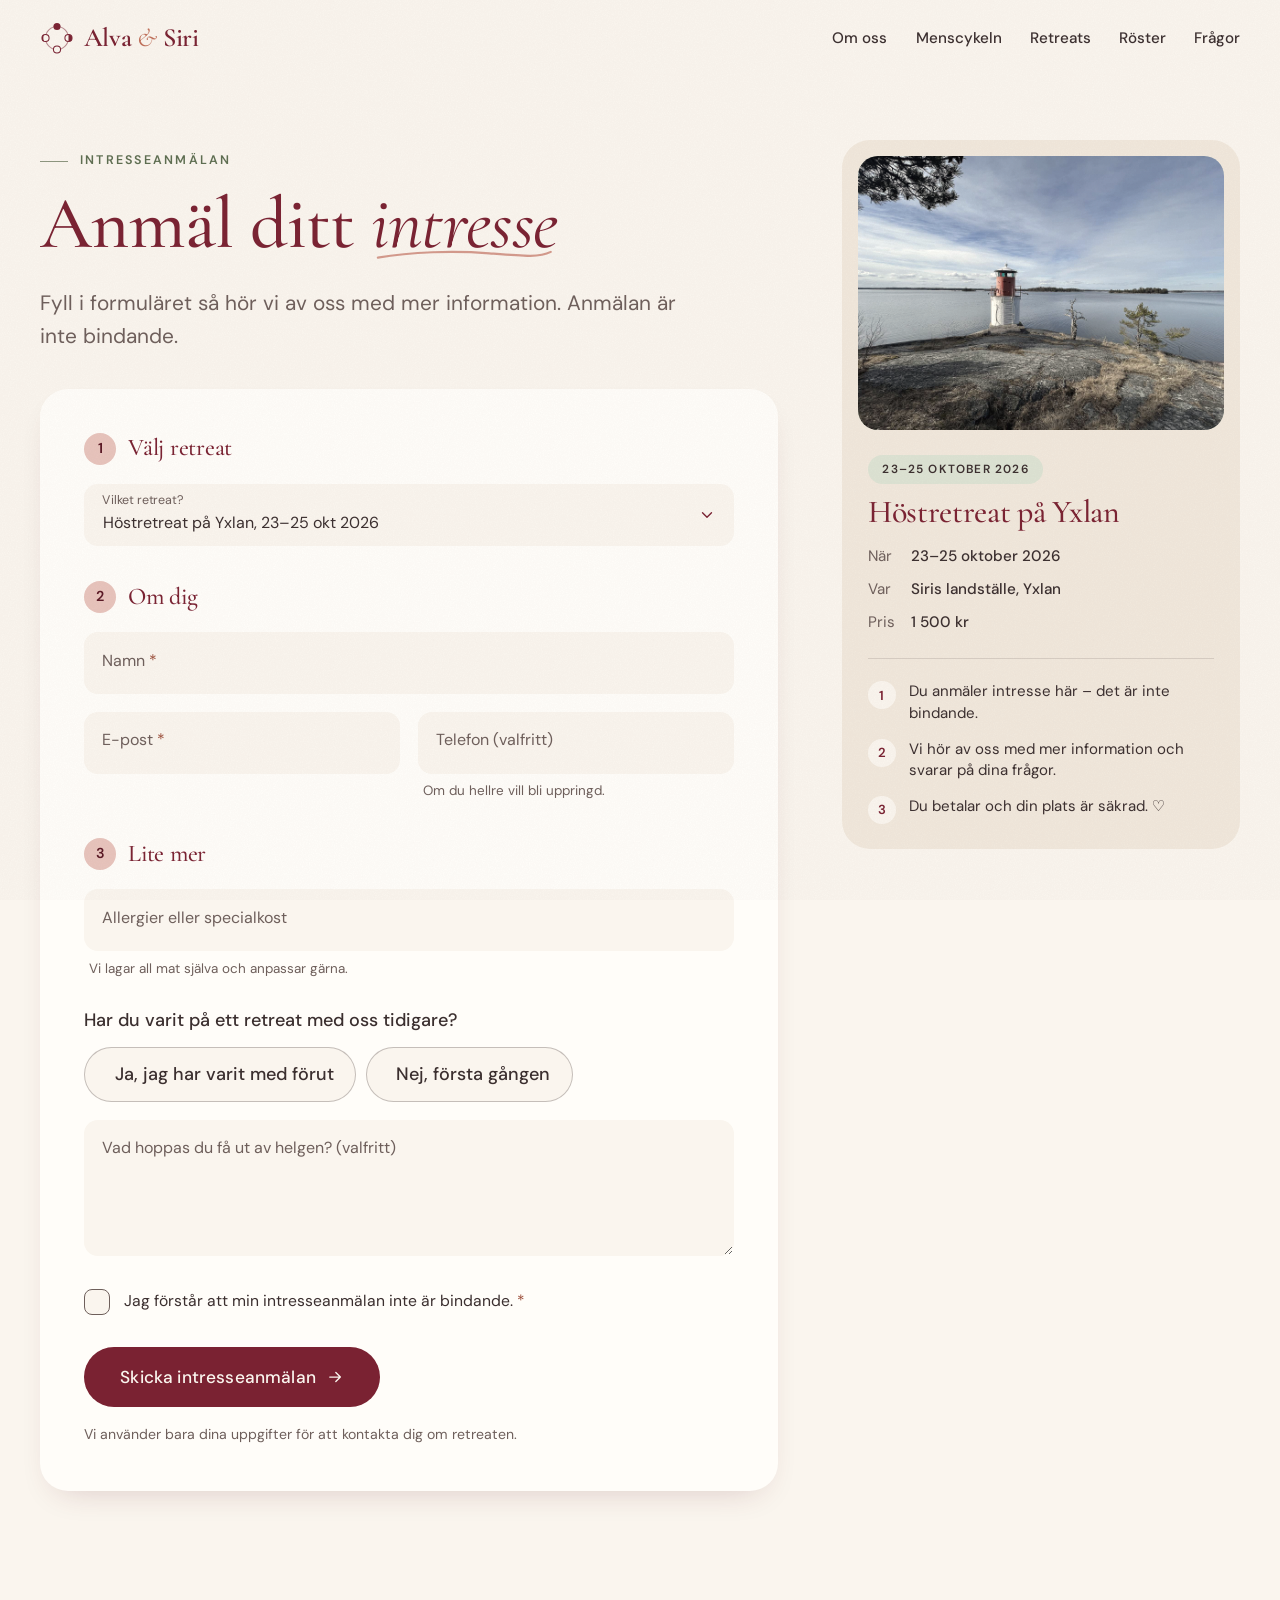
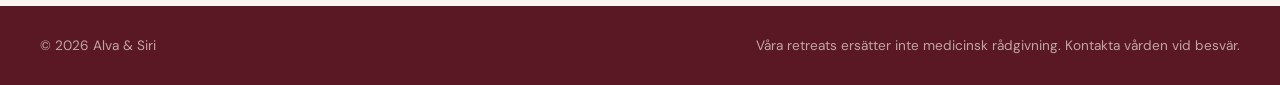
<file: anmal.html>
<!doctype html>
<html lang="sv">
<head>
  <meta charset="utf-8">
  <meta name="viewport" content="width=device-width, initial-scale=1">
  <title>Anmäl intresse – Alva &amp; Siri</title>
  <meta name="description" content="Anmäl ditt intresse för Alva &amp; Siris retreats om menscykeln och kvinnokroppen. Anmälan är inte bindande.">
  <meta name="theme-color" content="#FAF5EE">

  <meta property="og:type" content="website">
  <meta property="og:locale" content="sv_SE">
  <meta property="og:title" content="Anmäl intresse – Alva &amp; Siri">
  <meta property="og:description" content="Anmäl ditt intresse för nästa retreat. Anmälan är inte bindande.">
  <meta property="og:image" content="https://emilhermanssonongit.github.io/alva-och-siri/images/og.jpg">
  <meta property="og:image:width" content="1200">
  <meta property="og:image:height" content="630">
  <meta name="twitter:card" content="summary_large_image">

  <link rel="icon" href="images/favicon.svg" type="image/svg+xml">
  <link rel="preconnect" href="https://fonts.googleapis.com">
  <link rel="preconnect" href="https://fonts.gstatic.com" crossorigin>
  <link href="https://fonts.googleapis.com/css2?family=Cormorant+Garamond:ital,wght@0,400;0,500;0,600;1,400;1,500&amp;family=DM+Sans:ital,opsz,wght@0,9..40,400;0,9..40,500;0,9..40,600;1,9..40,400&amp;display=swap" rel="stylesheet">
  <link rel="stylesheet" href="css/styles.css">
  <script>document.documentElement.classList.add("js");setTimeout(function(){if(!window.__as)document.documentElement.classList.remove("js")},2500);</script>
  <script src="js/main.js" defer></script>
</head>
<body>
  <a class="skip-link" href="#main">Hoppa till innehållet</a>

  <!-- ===================== HEADER ===================== -->
  <header class="site-header" data-header>
    <div class="container site-header__inner">
      <a href="index.html" class="logo" aria-label="Alva och Siri – till startsidan">
        <svg class="logo__mark" viewBox="0 0 40 40" aria-hidden="true">
          <circle cx="20" cy="20" r="13.5" fill="none" stroke="currentColor" stroke-width="1.2" opacity=".5"/>
          <circle cx="20" cy="6.5" r="4.2" fill="currentColor"/>
          <circle cx="33.5" cy="20" r="4.2" style="fill:var(--knock)" stroke="currentColor" stroke-width="1.2"/>
          <path d="M33.5 15.8a4.2 4.2 0 0 1 0 8.4z" fill="currentColor"/>
          <circle cx="20" cy="33.5" r="4.2" style="fill:var(--knock)" stroke="currentColor" stroke-width="1.2"/>
          <circle cx="6.5" cy="20" r="4.2" style="fill:var(--knock)" stroke="currentColor" stroke-width="1.2"/>
          <path d="M6.5 15.8a4.2 4.2 0 0 0 0 8.4a2.6 4.2 0 0 1 0-8.4z" fill="currentColor"/>
        </svg>
        <span>Alva <em>&amp;</em> Siri</span>
      </a>
      <nav class="nav" aria-label="Huvudmeny">
        <ul class="nav__list">
          <li><a href="index.html#om-oss">Om oss</a></li>
          <li><a href="index.html#cykeln">Menscykeln</a></li>
          <li><a href="index.html#retreats">Retreats</a></li>
          <li><a href="index.html#roster">Röster</a></li>
          <li><a href="index.html#fragor">Frågor</a></li>
        </ul>
      </nav>
      <button class="menu-toggle" type="button" aria-expanded="false" aria-controls="mobile-menu" aria-label="Öppna meny"><span></span><span></span></button>
    </div>
  </header>

  <div class="mobile-menu" id="mobile-menu">
    <nav aria-label="Mobilmeny">
      <ul class="mobile-menu__list">
        <li><a href="index.html#om-oss" style="--i:0">Om oss</a></li>
        <li><a href="index.html#cykeln" style="--i:1">Menscykeln</a></li>
        <li><a href="index.html#retreats" style="--i:2">Retreats</a></li>
        <li><a href="index.html#roster" style="--i:3">Röster</a></li>
        <li><a href="index.html#fragor" style="--i:4">Frågor</a></li>
      </ul>
    </nav>
    <div class="mobile-menu__foot">
      <p>Nästa retreat: 23–25 oktober · Yxlan</p>
    </div>
  </div>

  <main id="main" class="form-page">
    <div class="container form-layout">

      <div class="form-main">
        <header class="form-intro">
          <p class="eyebrow anim-in" style="--d:.05s">Intresseanmälan</p>
          <h1 class="hero__title">
            <span class="word"><span style="--i:0">Anmäl</span></span>
            <span class="word"><span style="--i:1">ditt</span></span>
            <span class="accent"><span class="word"><span style="--i:2"><em>intresse</em></span></span><svg class="accent__swash draw-auto" viewBox="0 0 250 20" aria-hidden="true"><path pathLength="1" style="animation-delay:1s" d="M4 14C50 6 110 4 160 8s70 6 86-2" fill="none" stroke="currentColor" stroke-width="3" stroke-linecap="round"/></svg></span>
          </h1>
          <p class="lead anim-in" style="--d:.5s">Fyll i formuläret så hör vi av oss med mer information. Anmälan är inte bindande.</p>
        </header>

        <div class="form-card anim-in" style="--d:.65s">
          <form class="form-grid" data-interest-form novalidate>
            <h2 class="form-step"><span aria-hidden="true">1</span>Välj retreat</h2>
            <div class="field field--select field--full">
              <!-- ÄNDRA HÄR: retreats i listan. data-* styr sammanfattningen till höger. -->
              <select id="retreat" name="retreat">
                <option value="host-2026" selected
                  data-tag="23–25 oktober 2026" data-name="Höstretreat på Yxlan" data-date="23–25 oktober 2026"
                  data-place="Siris landställe, Yxlan" data-price="1 500 kr"
                  data-image="images/yxlan.jpg" data-alt="En röd och vit fyr på granitklippor vid havet på Yxlan">Höstretreat på Yxlan, 23–25 okt 2026</option>
                <option value="var-2027"
                  data-tag="Kommer snart" data-name="Vårretreat 2027" data-date="Datum släpps snart"
                  data-place="Meddelas senare" data-price="Meddelas senare"
                  data-image="images/lilac.jpg" data-alt="Närbild på lila syrenblommor">Vårretreat 2027 (datum kommer)</option>
                <option value="framtida"
                  data-tag="Håll mig uppdaterad" data-name="Framtida retreats" data-date="Vi hör av oss när nya datum släpps"
                  data-place="–" data-price="–"
                  data-image="images/tea.jpg" data-alt="Tre koppar te på ett träbord">Jag vill bara få veta om framtida retreats</option>
              </select>
              <label for="retreat">Vilket retreat?</label>
            </div>

            <h2 class="form-step"><span aria-hidden="true">2</span>Om dig</h2>
            <div class="field field--full">
              <input id="namn" name="namn" type="text" autocomplete="name" placeholder=" " required aria-describedby="namn-error">
              <label for="namn">Namn <span class="req" aria-hidden="true">*</span></label>
              <p class="field__error" id="namn-error"></p>
            </div>
            <div class="field">
              <input id="epost" name="epost" type="email" autocomplete="email" inputmode="email" placeholder=" " required aria-describedby="epost-error">
              <label for="epost">E-post <span class="req" aria-hidden="true">*</span></label>
              <p class="field__error" id="epost-error"></p>
            </div>
            <div class="field">
              <input id="telefon" name="telefon" type="tel" autocomplete="tel" inputmode="tel" placeholder=" " pattern="[0-9 +\-\(\)]{6,20}" aria-describedby="telefon-hint telefon-error">
              <label for="telefon">Telefon (valfritt)</label>
              <p class="field__hint" id="telefon-hint">Om du hellre vill bli uppringd.</p>
              <p class="field__error" id="telefon-error"></p>
            </div>

            <h2 class="form-step"><span aria-hidden="true">3</span>Lite mer</h2>
            <div class="field field--full">
              <input id="kost" name="kost" type="text" placeholder=" " aria-describedby="kost-hint">
              <label for="kost">Allergier eller specialkost</label>
              <p class="field__hint" id="kost-hint">Vi lagar all mat själva och anpassar gärna.</p>
            </div>
            <fieldset class="pill-group">
              <legend>Har du varit på ett retreat med oss tidigare?</legend>
              <div class="pills">
                <label class="pill"><input type="radio" name="tidigare" value="ja"><span><svg viewBox="0 0 24 24" fill="none" stroke="currentColor" stroke-width="2" stroke-linecap="round" stroke-linejoin="round" aria-hidden="true"><path d="m5 12.5 4.5 4.5L19 7.5"/></svg>Ja, jag har varit med förut</span></label>
                <label class="pill"><input type="radio" name="tidigare" value="nej"><span><svg viewBox="0 0 24 24" fill="none" stroke="currentColor" stroke-width="2" stroke-linecap="round" stroke-linejoin="round" aria-hidden="true"><path d="m5 12.5 4.5 4.5L19 7.5"/></svg>Nej, första gången</span></label>
              </div>
            </fieldset>
            <div class="field field--full">
              <textarea id="hopp" name="hopp" placeholder=" " rows="4"></textarea>
              <label for="hopp">Vad hoppas du få ut av helgen? (valfritt)</label>
            </div>
            <div class="check-wrap">
              <label class="check">
                <input type="checkbox" name="villkor" required aria-describedby="villkor-error">
                <span class="check__box" aria-hidden="true"><svg viewBox="0 0 24 24" fill="none" stroke="currentColor" stroke-width="2.4" stroke-linecap="round" stroke-linejoin="round"><path pathLength="1" d="m5 12.5 4.5 4.5L19 7.5"/></svg></span>
                <span>Jag förstår att min intresseanmälan inte är bindande. <span class="req" aria-hidden="true">*</span></span>
              </label>
              <p class="field__error" id="villkor-error"></p>
            </div>

            <div class="form-submit">
              <button type="submit" class="btn btn--primary btn--lg">
                <span class="btn__label">Skicka intresseanmälan</span>
                <svg class="btn__arrow" viewBox="0 0 24 24" fill="none" stroke="currentColor" stroke-width="1.8" stroke-linecap="round" stroke-linejoin="round" aria-hidden="true"><path d="M5 12h14M13 6l6 6-6 6"/></svg>
                <span class="btn__loader" aria-hidden="true"><i></i><i></i><i></i></span>
              </button>
              <p>Vi använder bara dina uppgifter för att kontakta dig om retreaten.</p>
            </div>
          </form>
        </div>

        <!-- Bekräftelse efter skickad anmälan -->
        <div class="form-success" data-success hidden tabindex="-1" role="status">
          <svg class="success-flower" viewBox="0 0 120 150" aria-hidden="true">
            <path class="stem" pathLength="1" d="M60 84C60 104 58 124 60 148"/>
            <path class="leaf" pathLength="1" d="M60 124c-12-2-22-10-25-22 13 0 22 8 25 22Z"/>
            <path class="leaf" pathLength="1" d="M60 112c11-3 20-12 22-23-12 1-20 10-22 23Z"/>
            <ellipse class="petal" pathLength="1" style="--k:0" cx="60" cy="30" rx="12" ry="21" transform="rotate(0 60 54)"/>
            <ellipse class="petal" pathLength="1" style="--k:1" cx="60" cy="30" rx="12" ry="21" transform="rotate(60 60 54)"/>
            <ellipse class="petal" pathLength="1" style="--k:2" cx="60" cy="30" rx="12" ry="21" transform="rotate(120 60 54)"/>
            <ellipse class="petal" pathLength="1" style="--k:3" cx="60" cy="30" rx="12" ry="21" transform="rotate(180 60 54)"/>
            <ellipse class="petal" pathLength="1" style="--k:4" cx="60" cy="30" rx="12" ry="21" transform="rotate(240 60 54)"/>
            <ellipse class="petal" pathLength="1" style="--k:5" cx="60" cy="30" rx="12" ry="21" transform="rotate(300 60 54)"/>
            <circle class="core" cx="60" cy="54" r="10"/>
          </svg>
          <div class="success-text">
            <h2>Tack, <span data-success-name>du</span>!</h2>
            <p class="lead">Vi hör av oss snart. ♡</p>
            <p>Din intresseanmälan för <strong data-success-retreat>retreaten</strong> är mottagen. Håll utkik i din inkorg – vi skickar mer information inom några dagar.</p>
            <a href="index.html" class="btn btn--ghost">Tillbaka till startsidan</a>
          </div>
        </div>
      </div>

      <!-- Sammanfattning av valt retreat -->
      <aside class="summary anim-in" style="--d:.4s" aria-label="Valt retreat">
        <div class="summary__head">
          <div class="summary__media">
            <img class="tone--soft" data-summary-img src="images/yxlan.jpg" width="1600" height="1200" alt="En röd och vit fyr på granitklippor vid havet på Yxlan">
          </div>
          <div class="summary__body" data-summary-body aria-live="polite">
            <span class="tag" data-s-tag>23–25 oktober 2026</span>
            <h2 data-s-name>Höstretreat på Yxlan</h2>
            <dl class="summary__list">
              <dt>När</dt><dd data-s-date>23–25 oktober 2026</dd>
              <dt>Var</dt><dd data-s-place>Siris landställe, Yxlan</dd>
              <dt>Pris</dt><dd data-s-price>1 500 kr</dd>
            </dl>
          </div>
        </div>
        <ol class="steps">
          <li>Du anmäler intresse här – det är inte bindande.</li>
          <li>Vi hör av oss med mer information och svarar på dina frågor.</li>
          <li>Du betalar och din plats är säkrad. ♡</li>
        </ol>
      </aside>

    </div>
  </main>

  <!-- ===================== FOOTER ===================== -->
  <footer class="site-footer site-footer--compact">
    <div class="container">
      <div class="site-footer__bottom">
        <p>© <span data-year>2026</span> Alva &amp; Siri</p>
        <p>Våra retreats ersätter inte medicinsk rådgivning. Kontakta vården vid besvär.</p>
      </div>
    </div>
  </footer>
</body>
</html>
</file>
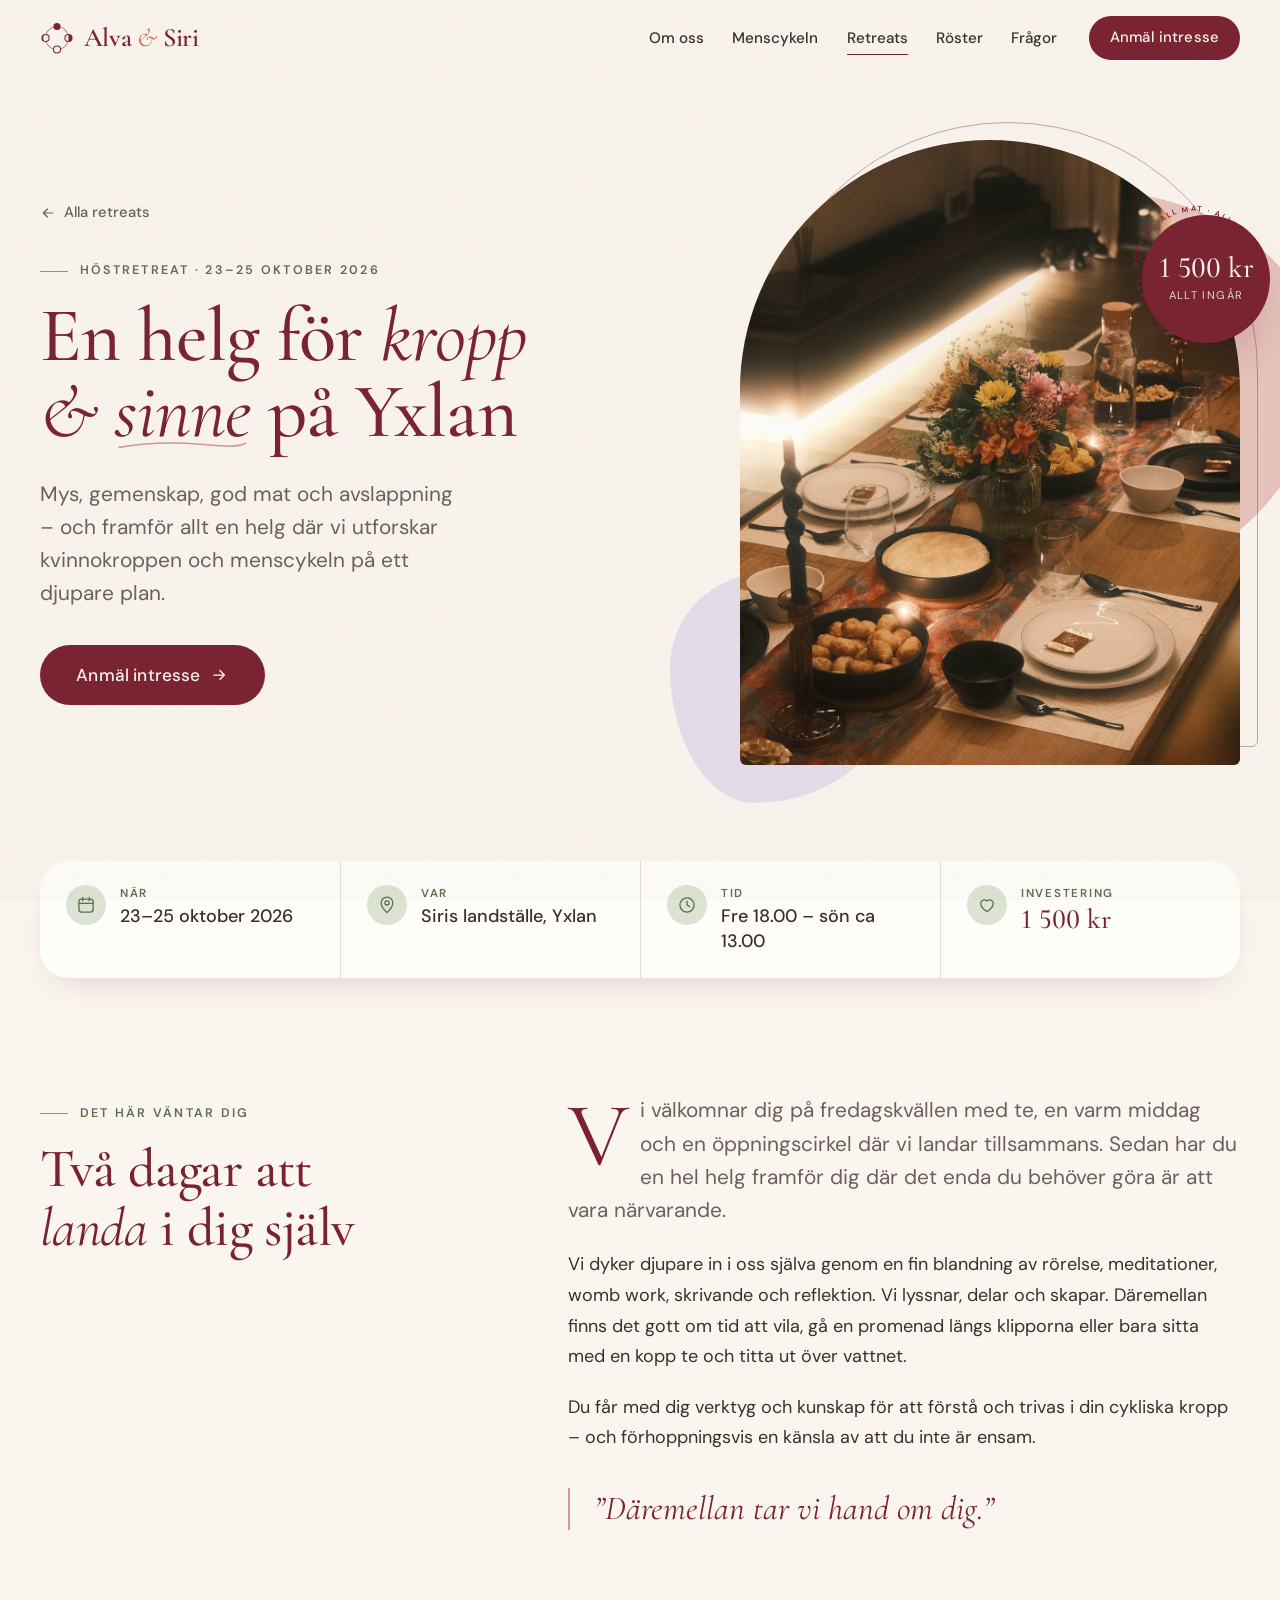
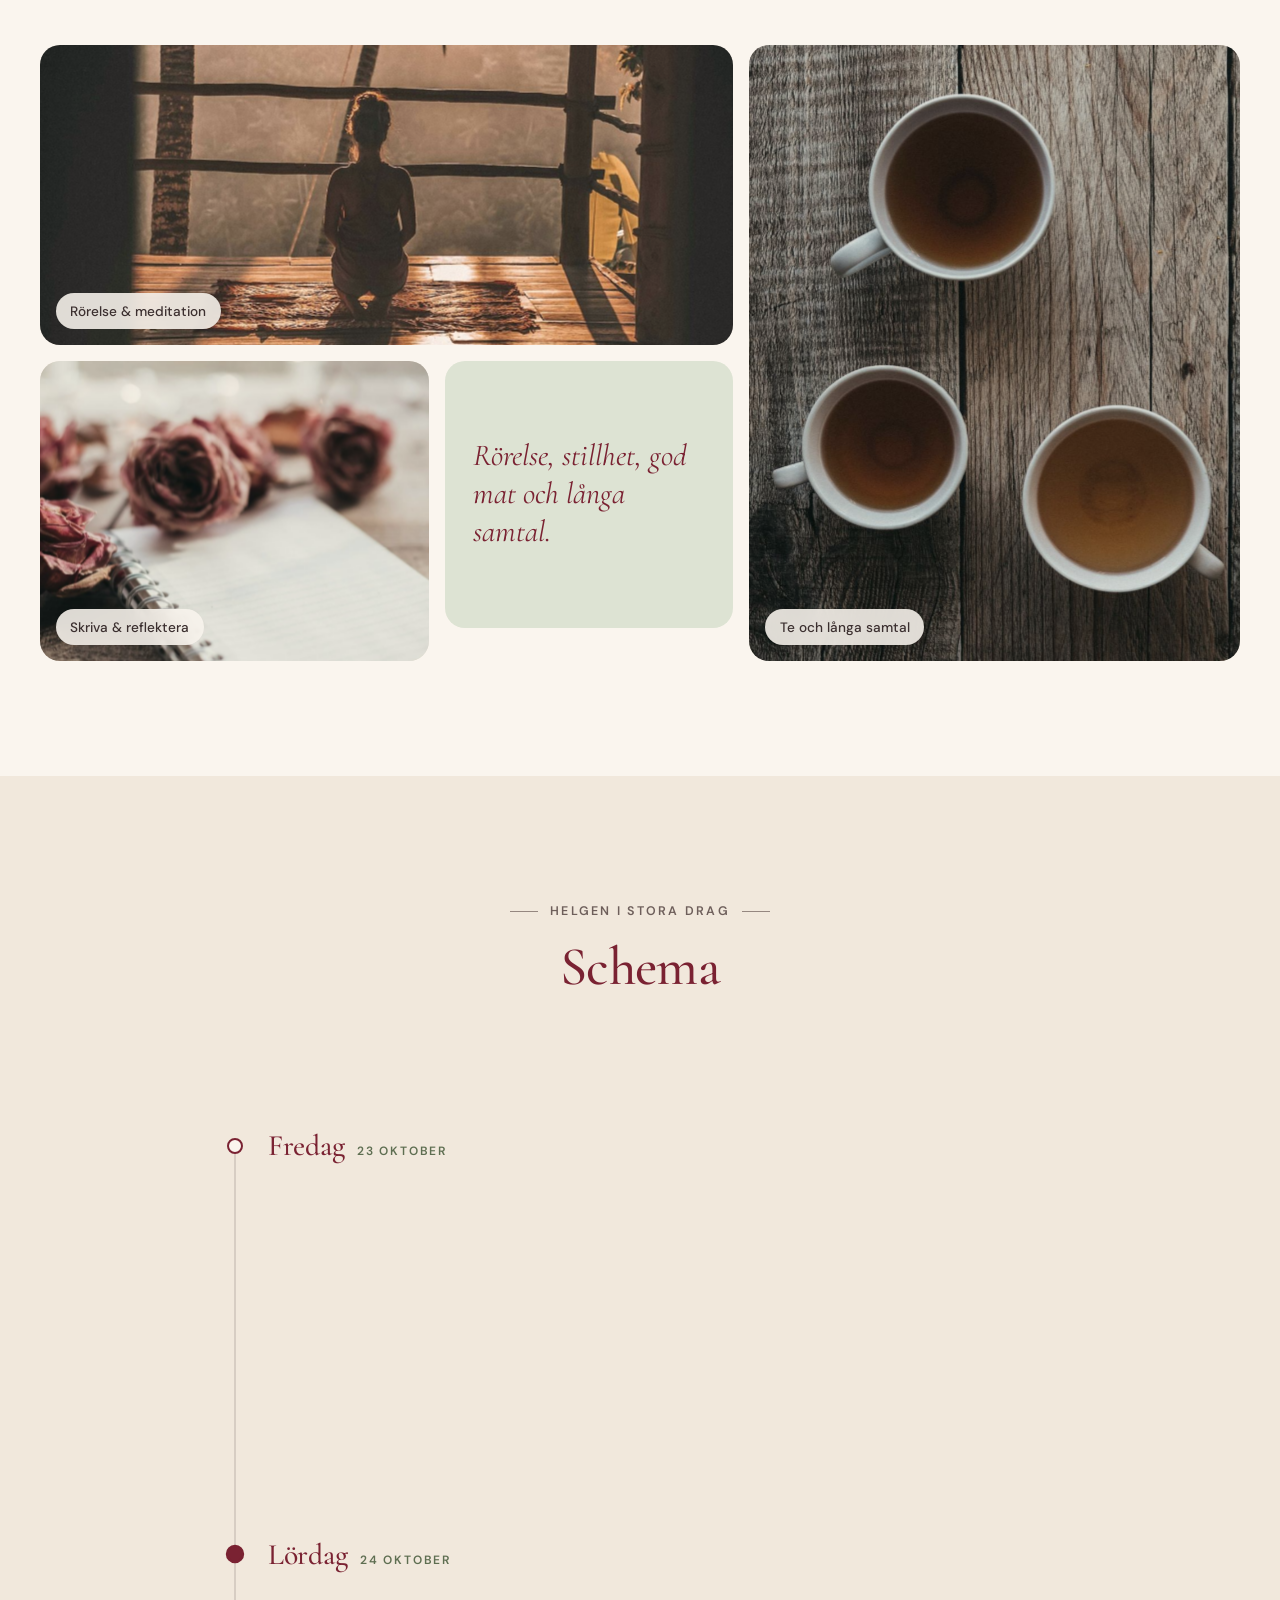
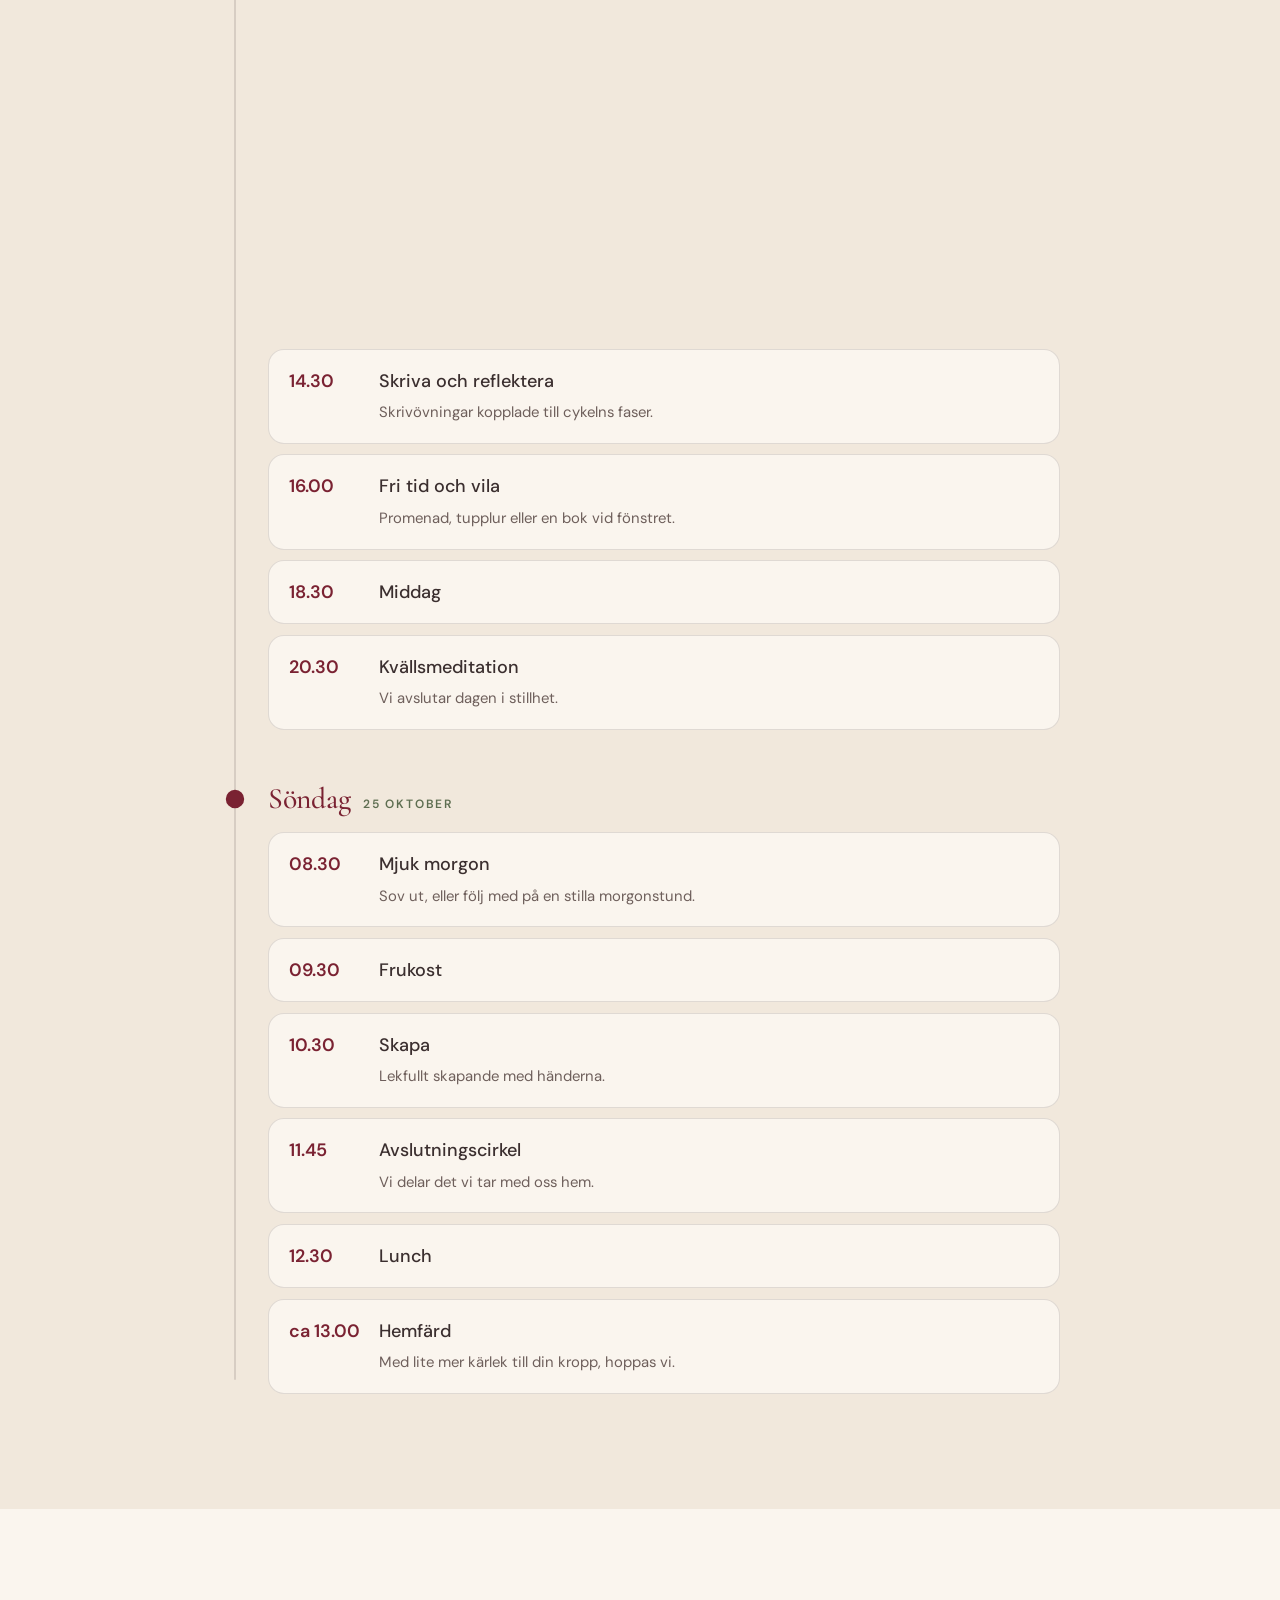
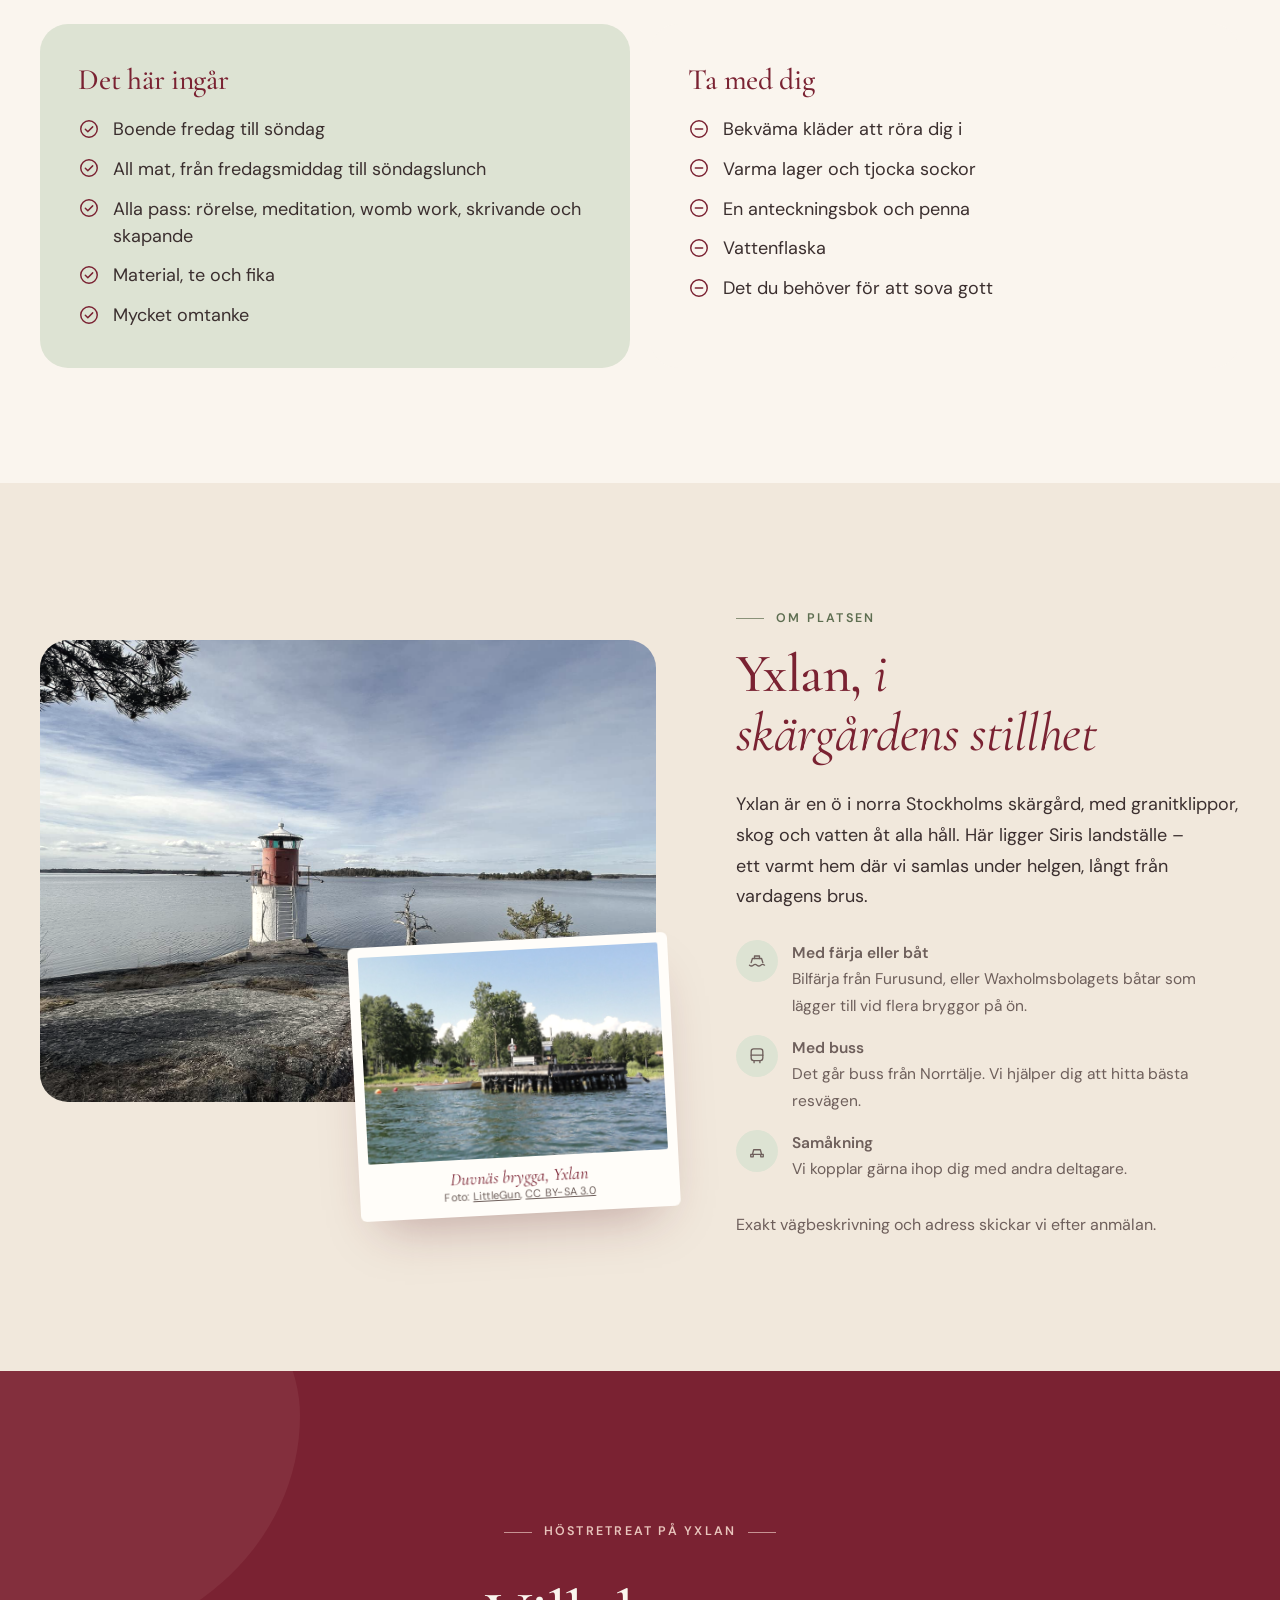
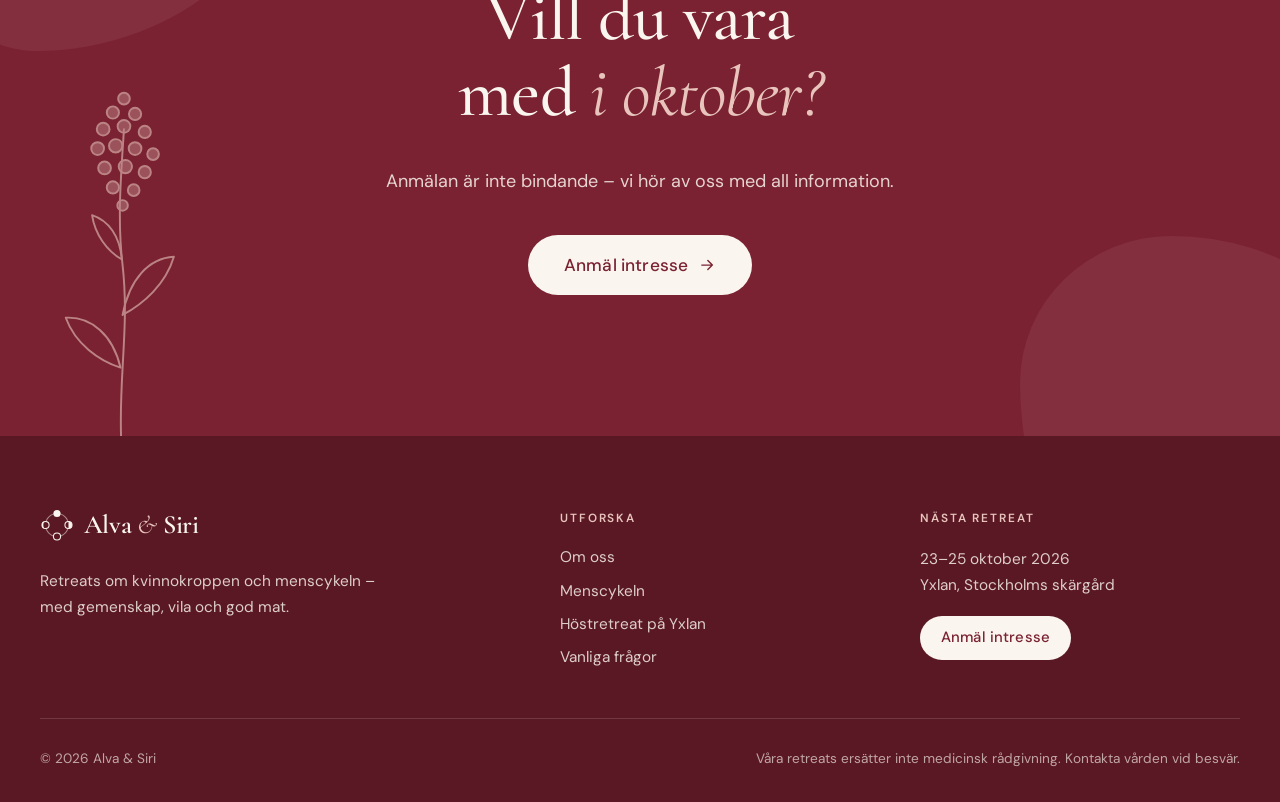
<file: retreat.html>
<!doctype html>
<html lang="sv">
<head>
  <meta charset="utf-8">
  <meta name="viewport" content="width=device-width, initial-scale=1">
  <title>Höstretreat på Yxlan 23–25 oktober – Alva &amp; Siri</title>
  <meta name="description" content="En helg med rörelse, meditation, womb work, skrivande och god mat på Yxlan i Stockholms skärgård. 23–25 oktober 2026. 1 500 kr – boende och all mat ingår.">
  <meta name="theme-color" content="#FAF5EE">

  <meta property="og:type" content="website">
  <meta property="og:locale" content="sv_SE">
  <meta property="og:title" content="Höstretreat på Yxlan – Alva &amp; Siri">
  <meta property="og:description" content="23–25 oktober 2026. En helg där vi utforskar kvinnokroppen och menscykeln på ett djupare plan.">
  <meta property="og:image" content="https://emilhermanssonongit.github.io/alva-och-siri/images/og.jpg">
  <meta property="og:image:width" content="1200">
  <meta property="og:image:height" content="630">
  <meta name="twitter:card" content="summary_large_image">

  <link rel="icon" href="images/favicon.svg" type="image/svg+xml">
  <link rel="preconnect" href="https://fonts.googleapis.com">
  <link rel="preconnect" href="https://fonts.gstatic.com" crossorigin>
  <link href="https://fonts.googleapis.com/css2?family=Cormorant+Garamond:ital,wght@0,400;0,500;0,600;1,400;1,500&amp;family=DM+Sans:ital,opsz,wght@0,9..40,400;0,9..40,500;0,9..40,600;1,9..40,400&amp;display=swap" rel="stylesheet">
  <link rel="stylesheet" href="css/styles.css">
  <script>document.documentElement.classList.add("js");setTimeout(function(){if(!window.__as)document.documentElement.classList.remove("js")},2500);</script>
  <script src="js/main.js" defer></script>
</head>
<body>
  <a class="skip-link" href="#main">Hoppa till innehållet</a>

  <!-- ===================== HEADER ===================== -->
  <header class="site-header" data-header>
    <div class="container site-header__inner">
      <a href="index.html" class="logo" aria-label="Alva och Siri – till startsidan">
        <svg class="logo__mark" viewBox="0 0 40 40" aria-hidden="true">
          <circle cx="20" cy="20" r="13.5" fill="none" stroke="currentColor" stroke-width="1.2" opacity=".5"/>
          <circle cx="20" cy="6.5" r="4.2" fill="currentColor"/>
          <circle cx="33.5" cy="20" r="4.2" style="fill:var(--knock)" stroke="currentColor" stroke-width="1.2"/>
          <path d="M33.5 15.8a4.2 4.2 0 0 1 0 8.4z" fill="currentColor"/>
          <circle cx="20" cy="33.5" r="4.2" style="fill:var(--knock)" stroke="currentColor" stroke-width="1.2"/>
          <circle cx="6.5" cy="20" r="4.2" style="fill:var(--knock)" stroke="currentColor" stroke-width="1.2"/>
          <path d="M6.5 15.8a4.2 4.2 0 0 0 0 8.4a2.6 4.2 0 0 1 0-8.4z" fill="currentColor"/>
        </svg>
        <span>Alva <em>&amp;</em> Siri</span>
      </a>
      <nav class="nav" aria-label="Huvudmeny">
        <ul class="nav__list">
          <li><a href="index.html#om-oss">Om oss</a></li>
          <li><a href="index.html#cykeln">Menscykeln</a></li>
          <li><a href="index.html#retreats" aria-current="page">Retreats</a></li>
          <li><a href="index.html#roster">Röster</a></li>
          <li><a href="index.html#fragor">Frågor</a></li>
        </ul>
      </nav>
      <a href="anmal.html?retreat=host-2026" class="btn btn--primary btn--sm site-header__cta">Anmäl intresse</a>
      <button class="menu-toggle" type="button" aria-expanded="false" aria-controls="mobile-menu" aria-label="Öppna meny"><span></span><span></span></button>
    </div>
  </header>

  <div class="mobile-menu" id="mobile-menu">
    <nav aria-label="Mobilmeny">
      <ul class="mobile-menu__list">
        <li><a href="index.html#om-oss" style="--i:0">Om oss</a></li>
        <li><a href="index.html#cykeln" style="--i:1">Menscykeln</a></li>
        <li><a href="index.html#retreats" style="--i:2">Retreats</a></li>
        <li><a href="index.html#roster" style="--i:3">Röster</a></li>
        <li><a href="index.html#fragor" style="--i:4">Frågor</a></li>
      </ul>
    </nav>
    <div class="mobile-menu__foot">
      <p>Nästa retreat: 23–25 oktober · Yxlan</p>
      <a class="btn btn--primary btn--lg" href="anmal.html?retreat=host-2026">Anmäl intresse</a>
    </div>
  </div>

  <main id="main">

    <!-- ===================== HERO ===================== -->
    <section class="hero hero--page">
      <div class="container hero__grid">
        <div class="hero__content">
          <a href="index.html#retreats" class="backlink anim-in" style="--d:.05s">
            <svg viewBox="0 0 24 24" fill="none" stroke="currentColor" stroke-width="1.8" stroke-linecap="round" stroke-linejoin="round" aria-hidden="true"><path d="M19 12H5M11 6l-6 6 6 6"/></svg>
            Alla retreats
          </a>
          <!-- ÄNDRA HÄR: datum -->
          <p class="eyebrow anim-in" style="--d:.15s">Höstretreat · 23–25 oktober 2026</p>
          <h1 class="hero__title">
            <span class="word"><span style="--i:0">En</span></span>
            <span class="word"><span style="--i:1">helg</span></span>
            <span class="word"><span style="--i:2">för</span></span>
            <span class="accent"><span class="word"><span style="--i:3"><em>kropp</em></span></span></span>
            <span class="word"><span style="--i:4"><em>&amp;</em></span></span>
            <span class="accent"><span class="word"><span style="--i:5"><em>sinne</em></span></span><svg class="accent__swash draw-auto" viewBox="0 0 250 20" aria-hidden="true"><path pathLength="1" style="animation-delay:1.4s" d="M4 14C50 6 110 4 160 8s70 6 86-2" fill="none" stroke="currentColor" stroke-width="3" stroke-linecap="round"/></svg></span>
            <span class="word"><span style="--i:6">på</span></span>
            <span class="word"><span style="--i:7">Yxlan</span></span>
          </h1>
          <p class="lead hero__lead anim-in" style="--d:.85s">Mys, gemenskap, god mat och avslappning – och framför allt en helg där vi utforskar kvinnokroppen och menscykeln på ett djupare plan.</p>
          <div class="hero__actions anim-in" style="--d:1s">
            <a href="anmal.html?retreat=host-2026" class="btn btn--primary btn--lg btn--glow">
              Anmäl intresse
              <svg class="btn__arrow" viewBox="0 0 24 24" fill="none" stroke="currentColor" stroke-width="1.8" stroke-linecap="round" stroke-linejoin="round" aria-hidden="true"><path d="M5 12h14M13 6l6 6-6 6"/></svg>
            </a>
            <p class="countdown-pill" data-countdown="2026-10-23" data-countdown-end="2026-10-25" style="margin:0">
              <span data-countdown-pre>Om</span> <strong data-countdown-num>22</strong> <span data-countdown-label>dagar</span>
            </p>
          </div>
        </div>

        <div class="hero__visual">
          <div class="blob blob--blush hero__blob" aria-hidden="true"></div>
          <div class="blob blob--lilac hero__blob2" aria-hidden="true"></div>
          <div class="arch hero__arch">
            <img class="tone" src="images/dinner.jpg" width="1100" height="1650" alt="Ett dukat middagsbord med tända ljus, blommor och hemlagad mat" fetchpriority="high">
          </div>
          <!-- ÄNDRA HÄR: pris -->
          <div class="price-badge">
            <svg class="price-badge__ring" viewBox="0 0 152 152" aria-hidden="true">
              <defs><path id="priceCircle" d="M76 76m-66 0a66 66 0 1 1 132 0a66 66 0 1 1-132 0"/></defs>
              <text font-family="DM Sans, sans-serif" font-size="9" font-weight="600" fill="currentColor"><textPath href="#priceCircle" textLength="410" lengthAdjust="spacing">BOENDE · ALL MAT · ALLA PASS · BOENDE · ALL MAT · ALLA PASS ·</textPath></text>
            </svg>
            <span><strong>1 500 kr</strong><small>Allt ingår</small></span>
          </div>
        </div>
      </div>
    </section>

    <!-- ===================== SNABBFAKTA ===================== -->
    <section aria-label="Snabbfakta">
      <div class="container">
        <ul class="facts" data-reveal>
          <li class="fact meta-item">
            <span class="meta-item__icon" aria-hidden="true"><svg viewBox="0 0 24 24" fill="none" stroke="currentColor" stroke-width="1.6" stroke-linecap="round" stroke-linejoin="round"><rect x="3.5" y="5" width="17" height="15.5" rx="3"/><path d="M3.5 10h17M8 3v4M16 3v4"/></svg></span>
            <span><span class="meta-item__label">När</span><span class="meta-item__value">23–25 oktober 2026</span></span>
          </li>
          <li class="fact meta-item">
            <span class="meta-item__icon" aria-hidden="true"><svg viewBox="0 0 24 24" fill="none" stroke="currentColor" stroke-width="1.6" stroke-linecap="round" stroke-linejoin="round"><path d="M12 21s-7-6.2-7-11.5a7 7 0 0 1 14 0C19 14.8 12 21 12 21Z"/><circle cx="12" cy="9.5" r="2.5"/></svg></span>
            <span><span class="meta-item__label">Var</span><span class="meta-item__value">Siris landställe, Yxlan</span></span>
          </li>
          <li class="fact meta-item">
            <span class="meta-item__icon" aria-hidden="true"><svg viewBox="0 0 24 24" fill="none" stroke="currentColor" stroke-width="1.6" stroke-linecap="round" stroke-linejoin="round"><circle cx="12" cy="12" r="8.5"/><path d="M12 7.5V12l3 2"/></svg></span>
            <span><span class="meta-item__label">Tid</span><span class="meta-item__value">Fre 18.00 – sön ca 13.00</span></span>
          </li>
          <li class="fact meta-item meta-item--price">
            <span class="meta-item__icon" aria-hidden="true"><svg viewBox="0 0 24 24" fill="none" stroke="currentColor" stroke-width="1.6" stroke-linecap="round" stroke-linejoin="round"><path d="M12 20s-7.5-4.6-7.5-10A4.3 4.3 0 0 1 12 7.4 4.3 4.3 0 0 1 19.5 10c0 5.4-7.5 10-7.5 10Z"/></svg></span>
            <span><span class="meta-item__label">Investering</span><span class="meta-item__value">1 500 kr</span></span>
          </li>
        </ul>
      </div>
    </section>

    <!-- ===================== DET HÄR VÄNTAR DIG ===================== -->
    <section class="section">
      <div class="container story__grid">
        <header data-stagger>
          <p class="eyebrow" data-reveal>Det här väntar dig</p>
          <h2 data-reveal>Två dagar att <em>landa</em> i dig själv</h2>
        </header>
        <div data-stagger>
          <p class="lead dropcap" data-reveal>Vi välkomnar dig på fredagskvällen med te, en varm middag och en öppningscirkel där vi landar tillsammans. Sedan har du en hel helg framför dig där det enda du behöver göra är att vara närvarande.</p>
          <p data-reveal>Vi dyker djupare in i oss själva genom en fin blandning av rörelse, meditationer, womb work, skrivande och reflektion. Vi lyssnar, delar och skapar. Däremellan finns det gott om tid att vila, gå en promenad längs klipporna eller bara sitta med en kopp te och titta ut över vattnet.</p>
          <p data-reveal>Du får med dig verktyg och kunskap för att förstå och trivas i din cykliska kropp – och förhoppningsvis en känsla av att du inte är ensam.</p>
          <blockquote class="pullquote" data-reveal>”Däremellan tar vi hand om dig.”</blockquote>
        </div>
      </div>
    </section>

    <!-- ===================== GALLERI ===================== -->
    <section class="section" style="padding-top:0" aria-label="Bilder från helgen">
      <div class="container">
        <div class="gallery" data-stagger>
          <figure class="gallery__item gallery__item--a" data-reveal>
            <img class="tone" data-parallax="0.06" src="images/meditation.jpg" width="1400" height="1065" loading="lazy" alt="En kvinna sitter i meditation på ett trägolv i varmt morgonljus">
            <figcaption>Rörelse &amp; meditation</figcaption>
          </figure>
          <figure class="gallery__item gallery__item--b" data-reveal>
            <img class="tone" data-parallax="0.06" src="images/tea.jpg" width="1000" height="1250" loading="lazy" alt="Tre koppar te på ett gammalt träbord, sett ovanifrån">
            <figcaption>Te och långa samtal</figcaption>
          </figure>
          <figure class="gallery__item gallery__item--c" data-reveal>
            <img class="tone" data-parallax="0.06" src="images/journal.jpg" width="1100" height="1375" loading="lazy" alt="Ett anteckningsblock bredvid torkade rosor på ett träbord">
            <figcaption>Skriva &amp; reflektera</figcaption>
          </figure>
          <p class="gallery__note" data-reveal>Rörelse, stillhet, god mat och långa samtal.</p>
        </div>
      </div>
    </section>

    <!-- ===================== SCHEMA ===================== -->
    <section class="section section--linen" id="schema">
      <div class="container">
        <header class="section-head section-head--center" data-stagger>
          <p class="eyebrow" data-reveal>Helgen i stora drag</p>
          <h2 data-reveal>Schema</h2>
        </header>
        <div class="timeline__prelim" data-reveal><span class="tag">Preliminärt schema – små ändringar kan ske</span></div>

        <!-- ÄNDRA HÄR: schemat -->
        <div class="timeline" data-timeline>
          <div class="timeline__line" aria-hidden="true"><span class="timeline__progress"></span></div>

          <div class="timeline__day" data-visible>
            <span class="timeline__dot" aria-hidden="true"></span>
            <h3>Fredag <small>23 oktober</small></h3>
            <ol class="timeline__list" data-stagger>
              <li class="timeline__item" data-reveal><time>18.00</time><div><strong>Ankomst och te</strong><span>Vi visar dig runt och du hinner landa.</span></div></li>
              <li class="timeline__item" data-reveal><time>19.00</time><div><strong>Middag</strong><span>En varm, hemlagad middag tillsammans.</span></div></li>
              <li class="timeline__item" data-reveal><time>20.30</time><div><strong>Öppningscirkel</strong><span>Vi lär känna varandra och sätter intentioner för helgen.</span></div></li>
            </ol>
          </div>

          <div class="timeline__day" data-visible>
            <span class="timeline__dot" aria-hidden="true"></span>
            <h3>Lördag <small>24 oktober</small></h3>
            <ol class="timeline__list" data-stagger>
              <li class="timeline__item" data-reveal><time>08.00</time><div><strong>Morgonrörelse</strong><span>Mjukt och kännande, för att vakna in i kroppen.</span></div></li>
              <li class="timeline__item" data-reveal><time>09.00</time><div><strong>Frukost</strong></div></li>
              <li class="timeline__item" data-reveal><time>10.30</time><div><strong>Womb work</strong><span>Vi utforskar kvinnokroppen och menscykeln på djupet.</span></div></li>
              <li class="timeline__item" data-reveal><time>13.00</time><div><strong>Lunch</strong></div></li>
              <li class="timeline__item" data-reveal><time>14.30</time><div><strong>Skriva och reflektera</strong><span>Skrivövningar kopplade till cykelns faser.</span></div></li>
              <li class="timeline__item" data-reveal><time>16.00</time><div><strong>Fri tid och vila</strong><span>Promenad, tupplur eller en bok vid fönstret.</span></div></li>
              <li class="timeline__item" data-reveal><time>18.30</time><div><strong>Middag</strong></div></li>
              <li class="timeline__item" data-reveal><time>20.30</time><div><strong>Kvällsmeditation</strong><span>Vi avslutar dagen i stillhet.</span></div></li>
            </ol>
          </div>

          <div class="timeline__day" data-visible>
            <span class="timeline__dot" aria-hidden="true"></span>
            <h3>Söndag <small>25 oktober</small></h3>
            <ol class="timeline__list" data-stagger>
              <li class="timeline__item" data-reveal><time>08.30</time><div><strong>Mjuk morgon</strong><span>Sov ut, eller följ med på en stilla morgonstund.</span></div></li>
              <li class="timeline__item" data-reveal><time>09.30</time><div><strong>Frukost</strong></div></li>
              <li class="timeline__item" data-reveal><time>10.30</time><div><strong>Skapa</strong><span>Lekfullt skapande med händerna.</span></div></li>
              <li class="timeline__item" data-reveal><time>11.45</time><div><strong>Avslutningscirkel</strong><span>Vi delar det vi tar med oss hem.</span></div></li>
              <li class="timeline__item" data-reveal><time>12.30</time><div><strong>Lunch</strong></div></li>
              <li class="timeline__item" data-reveal><time>ca 13.00</time><div><strong>Hemfärd</strong><span>Med lite mer kärlek till din kropp, hoppas vi.</span></div></li>
            </ol>
          </div>
        </div>
      </div>
    </section>

    <!-- ===================== INGÅR / TA MED ===================== -->
    <section class="section">
      <div class="container">
        <div class="duo" data-stagger>
          <div class="list-card list-card--sage" data-reveal>
            <h3>Det här ingår</h3>
            <ul class="checklist">
              <li><svg viewBox="0 0 24 24" fill="none" stroke="currentColor" stroke-width="1.6" stroke-linecap="round" stroke-linejoin="round" aria-hidden="true"><circle cx="12" cy="12" r="9"/><path d="m8 12.3 2.7 2.7L16 9.7"/></svg>Boende fredag till söndag</li>
              <li><svg viewBox="0 0 24 24" fill="none" stroke="currentColor" stroke-width="1.6" stroke-linecap="round" stroke-linejoin="round" aria-hidden="true"><circle cx="12" cy="12" r="9"/><path d="m8 12.3 2.7 2.7L16 9.7"/></svg>All mat, från fredagsmiddag till söndagslunch</li>
              <li><svg viewBox="0 0 24 24" fill="none" stroke="currentColor" stroke-width="1.6" stroke-linecap="round" stroke-linejoin="round" aria-hidden="true"><circle cx="12" cy="12" r="9"/><path d="m8 12.3 2.7 2.7L16 9.7"/></svg>Alla pass: rörelse, meditation, womb work, skrivande och skapande</li>
              <li><svg viewBox="0 0 24 24" fill="none" stroke="currentColor" stroke-width="1.6" stroke-linecap="round" stroke-linejoin="round" aria-hidden="true"><circle cx="12" cy="12" r="9"/><path d="m8 12.3 2.7 2.7L16 9.7"/></svg>Material, te och fika</li>
              <li><svg viewBox="0 0 24 24" fill="none" stroke="currentColor" stroke-width="1.6" stroke-linecap="round" stroke-linejoin="round" aria-hidden="true"><circle cx="12" cy="12" r="9"/><path d="m8 12.3 2.7 2.7L16 9.7"/></svg>Mycket omtanke</li>
            </ul>
          </div>
          <div class="list-card" data-reveal>
            <h3>Ta med dig</h3>
            <!-- ÄNDRA HÄR: packlista -->
            <ul class="checklist">
              <li><svg viewBox="0 0 24 24" fill="none" stroke="currentColor" stroke-width="1.6" stroke-linecap="round" stroke-linejoin="round" aria-hidden="true"><circle cx="12" cy="12" r="9"/><path d="M8 12h8"/></svg>Bekväma kläder att röra dig i</li>
              <li><svg viewBox="0 0 24 24" fill="none" stroke="currentColor" stroke-width="1.6" stroke-linecap="round" stroke-linejoin="round" aria-hidden="true"><circle cx="12" cy="12" r="9"/><path d="M8 12h8"/></svg>Varma lager och tjocka sockor</li>
              <li><svg viewBox="0 0 24 24" fill="none" stroke="currentColor" stroke-width="1.6" stroke-linecap="round" stroke-linejoin="round" aria-hidden="true"><circle cx="12" cy="12" r="9"/><path d="M8 12h8"/></svg>En anteckningsbok och penna</li>
              <li><svg viewBox="0 0 24 24" fill="none" stroke="currentColor" stroke-width="1.6" stroke-linecap="round" stroke-linejoin="round" aria-hidden="true"><circle cx="12" cy="12" r="9"/><path d="M8 12h8"/></svg>Vattenflaska</li>
              <li><svg viewBox="0 0 24 24" fill="none" stroke="currentColor" stroke-width="1.6" stroke-linecap="round" stroke-linejoin="round" aria-hidden="true"><circle cx="12" cy="12" r="9"/><path d="M8 12h8"/></svg>Det du behöver för att sova gott</li>
            </ul>
          </div>
        </div>
      </div>
    </section>

    <!-- ===================== PLATSEN ===================== -->
    <section class="section section--linen">
      <div class="container place__grid">
        <div class="place__visual">
          <div class="place__main" data-reveal="fade">
            <img class="tone--soft" data-parallax="0.08" src="images/yxlan.jpg" width="1600" height="1200" loading="lazy" alt="En röd och vit fyr på släta granitklippor vid havet på Yxlan">
          </div>
          <figure class="polaroid" data-reveal style="--i:2">
            <img class="tone" src="images/brygga.jpg" width="1400" height="869" loading="lazy" alt="Duvnäs brygga på Yxlan en solig sommardag">
            <figcaption>Duvnäs brygga, Yxlan
              <span class="photo-credit">Foto: <a href="https://commons.wikimedia.org/wiki/File:108_Duvn%C3%A4s_brygga_Yxlan.jpg">LittleGun</a>, <a href="https://creativecommons.org/licenses/by-sa/3.0/deed.sv">CC BY-SA 3.0</a></span>
            </figcaption>
          </figure>
        </div>
        <div data-stagger>
          <p class="eyebrow" data-reveal>Om platsen</p>
          <h2 data-reveal>Yxlan, <em>i skärgårdens stillhet</em></h2>
          <p data-reveal>Yxlan är en ö i norra Stockholms skärgård, med granitklippor, skog och vatten åt alla håll. Här ligger Siris landställe – ett varmt hem där vi samlas under helgen, långt från vardagens brus.</p>
          <ul class="route" data-reveal>
            <li>
              <span class="meta-item__icon" aria-hidden="true"><svg viewBox="0 0 24 24" fill="none" stroke="currentColor" stroke-width="1.6" stroke-linecap="round" stroke-linejoin="round"><path d="M3 17c1.5 1.3 3 1.3 4.5 0s3-1.3 4.5 0 3 1.3 4.5 0 3-1.3 4.5 0"/><path d="M5 14l1.5-5h11L19 14"/><path d="M9 9V6h6v3"/></svg></span>
              <span><strong>Med färja eller båt</strong><span>Bilfärja från Furusund, eller Waxholmsbolagets båtar som lägger till vid flera bryggor på ön.</span></span>
            </li>
            <li>
              <span class="meta-item__icon" aria-hidden="true"><svg viewBox="0 0 24 24" fill="none" stroke="currentColor" stroke-width="1.6" stroke-linecap="round" stroke-linejoin="round"><rect x="5" y="3.5" width="14" height="14" rx="3"/><path d="M5 11h14M8.5 17.5V20M15.5 17.5V20"/></svg></span>
              <span><strong>Med buss</strong><span>Det går buss från Norrtälje. Vi hjälper dig att hitta bästa resvägen.</span></span>
            </li>
            <li>
              <span class="meta-item__icon" aria-hidden="true"><svg viewBox="0 0 24 24" fill="none" stroke="currentColor" stroke-width="1.6" stroke-linecap="round" stroke-linejoin="round"><path d="M5 16h14M6.5 16 8 10.5h8l1.5 5.5M4.5 16v3h3v-3M16.5 16v3h3v-3"/></svg></span>
              <span><strong>Samåkning</strong><span>Vi kopplar gärna ihop dig med andra deltagare.</span></span>
            </li>
          </ul>
          <p class="included" data-reveal>Exakt vägbeskrivning och adress skickar vi efter anmälan.</p>
        </div>
      </div>
    </section>

    <!-- ===================== AVSLUTANDE UPPMANING ===================== -->
    <section class="cta-band">
      <div class="blob cta-band__blob1" aria-hidden="true"></div>
      <div class="blob cta-band__blob2" aria-hidden="true"></div>
      <svg class="sprig cta-band__sprig cta-band__sprig--l draw" viewBox="0 0 120 260" fill="none" stroke="currentColor" stroke-width="1.4" stroke-linecap="round" stroke-linejoin="round" aria-hidden="true">
        <path pathLength="1" d="M60 258C58 214 66 176 61 132 57 98 60 66 62 34"/>
        <path pathLength="1" d="M59.5 206C44 201 27 189 20 170c18-1 34 12 39.5 36Z"/>
        <path pathLength="1" d="M61 168c15-8 31-22 37-42-18 1-32 16-37 42Z"/>
        <path pathLength="1" d="M60.5 128C50 122 41 110 39 96c12 4 20 15 21.5 32Z"/>
        <circle class="floret" pathLength="1" cx="62" cy="12" r="4.2"/><circle class="floret" pathLength="1" cx="54" cy="22" r="4.4"/><circle class="floret" pathLength="1" cx="70" cy="23" r="4.4"/><circle class="floret" pathLength="1" cx="47" cy="34" r="4.6"/><circle class="floret" pathLength="1" cx="62" cy="32" r="4.6"/><circle class="floret" pathLength="1" cx="77" cy="36" r="4.4"/><circle class="floret" pathLength="1" cx="43" cy="48" r="4.6"/><circle class="floret" pathLength="1" cx="56" cy="46" r="4.8"/><circle class="floret" pathLength="1" cx="70" cy="48" r="4.6"/><circle class="floret" pathLength="1" cx="83" cy="52" r="4.2"/><circle class="floret" pathLength="1" cx="48" cy="62" r="4.6"/><circle class="floret" pathLength="1" cx="63" cy="61" r="4.8"/><circle class="floret" pathLength="1" cx="77" cy="65" r="4.4"/><circle class="floret" pathLength="1" cx="54" cy="76" r="4.4"/><circle class="floret" pathLength="1" cx="69" cy="78" r="4.2"/><circle class="floret" pathLength="1" cx="61" cy="89" r="3.8"/>
      </svg>
      <div class="container" data-stagger>
        <p class="eyebrow" data-reveal>Höstretreat på Yxlan</p>
        <h2 data-reveal>Vill du vara med <em>i oktober?</em></h2>
        <p data-reveal>Anmälan är inte bindande – vi hör av oss med all information.</p>
        <div data-reveal>
          <a href="anmal.html?retreat=host-2026" class="btn btn--cream btn--lg">
            Anmäl intresse
            <svg class="btn__arrow" viewBox="0 0 24 24" fill="none" stroke="currentColor" stroke-width="1.8" stroke-linecap="round" stroke-linejoin="round" aria-hidden="true"><path d="M5 12h14M13 6l6 6-6 6"/></svg>
          </a>
        </div>
      </div>
    </section>
  </main>

  <!-- ===================== FOOTER ===================== -->
  <footer class="site-footer">
    <div class="container">
      <div class="site-footer__top">
        <div>
          <a href="index.html" class="logo" aria-label="Alva och Siri – till startsidan">
            <svg class="logo__mark" viewBox="0 0 40 40" aria-hidden="true">
              <circle cx="20" cy="20" r="13.5" fill="none" stroke="currentColor" stroke-width="1.2" opacity=".5"/>
              <circle cx="20" cy="6.5" r="4.2" fill="currentColor"/>
              <circle cx="33.5" cy="20" r="4.2" style="fill:var(--knock)" stroke="currentColor" stroke-width="1.2"/>
              <path d="M33.5 15.8a4.2 4.2 0 0 1 0 8.4z" fill="currentColor"/>
              <circle cx="20" cy="33.5" r="4.2" style="fill:var(--knock)" stroke="currentColor" stroke-width="1.2"/>
              <circle cx="6.5" cy="20" r="4.2" style="fill:var(--knock)" stroke="currentColor" stroke-width="1.2"/>
              <path d="M6.5 15.8a4.2 4.2 0 0 0 0 8.4a2.6 4.2 0 0 1 0-8.4z" fill="currentColor"/>
            </svg>
            <span>Alva <em>&amp;</em> Siri</span>
          </a>
          <p class="site-footer__tagline">Retreats om kvinnokroppen och menscykeln – med gemenskap, vila och god mat.</p>
        </div>
        <nav class="footer-nav" aria-label="Sidfot">
          <p class="footer-title">Utforska</p>
          <ul class="footer-nav__list">
            <li><a href="index.html#om-oss">Om oss</a></li>
            <li><a href="index.html#cykeln">Menscykeln</a></li>
            <li><a href="retreat.html">Höstretreat på Yxlan</a></li>
            <li><a href="index.html#fragor">Vanliga frågor</a></li>
          </ul>
        </nav>
        <div class="site-footer__next">
          <p class="footer-title">Nästa retreat</p>
          <p>23–25 oktober 2026<br>Yxlan, Stockholms skärgård</p>
          <a href="anmal.html?retreat=host-2026" class="btn btn--cream btn--sm">Anmäl intresse</a>
        </div>
      </div>
      <div class="site-footer__bottom">
        <p>© <span data-year>2026</span> Alva &amp; Siri</p>
        <p>Våra retreats ersätter inte medicinsk rådgivning. Kontakta vården vid besvär.</p>
      </div>
    </div>
  </footer>
</body>
</html>
</file>
<file: css/styles.css>
/* =========================================================
   Alva & Siri – stilmall
   Innehåll:
    1. Designvariabler (färger, typsnitt, mått)
    2. Grund
    3. Typografi
    4. Layout
    5. Knappar, taggar, chips
    6. Header & meny
    7. Hero
    8. Om oss
    9. Menscykeln
   10. Vad vi arbetar med + ordslinga
   11. Retreats
   12. Röster (citat)
   13. Vanliga frågor
   14. Avslutande uppmaning + footer
   15. Retreatsidan
   16. Anmälningssidan
   17. Animationer
   18. Minskad rörelse
   ========================================================= */

/* ---------- 1. Designvariabler ---------- */
:root {
  --cream: #FAF5EE;
  --linen: #F1E8DC;
  --white: #FFFDF9;
  --wine: #7A2232;
  --wine-dark: #5A1824;
  --sage: #8A9A7B;
  --sage-deep: #5E6E51;       /* salvia för text – klarar kontrastkrav */
  --sage-light: #DDE3D3;
  --blush: #E8C4BC;
  --blush-deep: #D49A8C;
  --terracotta: #C0705A;
  --terracotta-deep: #9C4E3A; /* terrakotta för text/taggar */
  --lilac: #B9A5C9;
  --lilac-light: #E6DEEC;
  --ink: #3B2F2F;
  --ink-soft: #6E5F5B;
  --line: rgba(59, 47, 47, .14);
  --line-strong: rgba(59, 47, 47, .28);

  --font-serif: "Cormorant Garamond", "Cormorant", Georgia, "Times New Roman", serif;
  --font-sans: "DM Sans", system-ui, -apple-system, "Segoe UI", Roboto, sans-serif;

  --ease: cubic-bezier(.22, 1, .36, 1);
  --ease-in-out: cubic-bezier(.65, 0, .35, 1);

  --r-sm: 12px;
  --r: 20px;
  --r-lg: 28px;
  --arch: 999px 999px 24px 24px;

  --shadow-soft: 0 14px 34px -18px rgba(90, 24, 36, .24);
  --shadow-lift: 0 26px 50px -22px rgba(90, 24, 36, .34);

  --header-h: 76px;
  --gutter: clamp(1.25rem, 5vw, 2.5rem);
  --section-y: clamp(4.5rem, 9vw, 8rem);
}

/* ---------- 2. Grund ---------- */
*, *::before, *::after { box-sizing: border-box; }

html {
  -webkit-text-size-adjust: 100%;
  scroll-behavior: smooth;
  scroll-padding-top: calc(var(--header-h) + 1rem);
}

body {
  margin: 0;
  font-family: var(--font-sans);
  font-size: clamp(1.0625rem, .3vw + 1rem, 1.125rem);
  line-height: 1.7;
  color: var(--ink);
  background: var(--cream);
  -webkit-font-smoothing: antialiased;
  text-rendering: optimizeLegibility;
  overflow-x: clip;
}

/* Subtil filmkornighet över hela sidan */
body::after {
  content: "";
  position: fixed;
  inset: 0;
  z-index: 9999;
  pointer-events: none;
  opacity: .5;
  background-image: url("data:image/svg+xml,%3Csvg xmlns='http://www.w3.org/2000/svg' width='220' height='220'%3E%3Cfilter id='n'%3E%3CfeTurbulence type='fractalNoise' baseFrequency='.85' numOctaves='3' stitchTiles='stitch'/%3E%3CfeColorMatrix values='0 0 0 0 .23 0 0 0 0 .18 0 0 0 0 .18 0 0 0 .09 0'/%3E%3C/filter%3E%3Crect width='100%25' height='100%25' filter='url(%23n)'/%3E%3C/svg%3E");
}

img, svg { display: block; max-width: 100%; }
img { height: auto; }
a { color: inherit; }
button { font: inherit; color: inherit; }
:where(ul[class], ol[class]) { list-style: none; margin: 0; padding: 0; }

:focus-visible {
  outline: 2px solid var(--wine);
  outline-offset: 3px;
  border-radius: 6px;
}

::selection { background: var(--blush); color: var(--wine-dark); }

.skip-link {
  position: fixed;
  top: .75rem;
  left: .75rem;
  z-index: 200;
  padding: .7rem 1.1rem;
  background: var(--wine);
  color: var(--cream);
  border-radius: 999px;
  text-decoration: none;
  transform: translateY(-160%);
  transition: transform .3s var(--ease);
}
.skip-link:focus { transform: none; }

.visually-hidden {
  position: absolute !important;
  width: 1px; height: 1px;
  overflow: hidden;
  clip: rect(0 0 0 0);
  white-space: nowrap;
}

/* Gemensam bildton: varm, dämpad, filmisk */
.tone { filter: saturate(.86) sepia(.1) contrast(.97) brightness(1.02); }
.tone--soft { filter: saturate(.74) sepia(.14) contrast(.95) brightness(1.03); }

/* ---------- 3. Typografi ---------- */
h1, h2, h3, h4 {
  font-family: var(--font-serif);
  font-weight: 500;
  color: var(--wine);
  line-height: 1.08;
  letter-spacing: -.01em;
  margin: 0 0 .5em;
  text-wrap: balance;
}
h1 { font-size: clamp(3.1rem, 6vw + .6rem, 5.75rem); line-height: 1; }
h2 { font-size: clamp(2.3rem, 3.2vw + 1rem, 3.4rem); }
h3 { font-size: clamp(1.5rem, .9vw + 1.2rem, 1.85rem); line-height: 1.15; }
h1 em, h2 em, h3 em { font-style: italic; font-weight: 400; }

/* Cormorant har gammaldags siffror som standard – raka siffror läses lättare i priser och datum */
h1, h2, h3, h4, .meta-item--price .meta-item__value, .price-badge strong, .form-step span, .steps li::before, .phase-card__num, .avatar { font-variant-numeric: lining-nums; }

p { margin: 0 0 1.1em; max-width: 65ch; text-wrap: pretty; }

.lead {
  font-size: clamp(1.15rem, .5vw + 1.05rem, 1.3rem);
  line-height: 1.6;
  color: var(--ink-soft);
}

.eyebrow {
  display: inline-flex;
  align-items: center;
  gap: .75rem;
  margin: 0 0 1.1rem;
  font-family: var(--font-sans);
  font-size: .78rem;
  font-weight: 600;
  letter-spacing: .18em;
  line-height: 1.4;
  text-transform: uppercase;
  color: var(--sage-deep);
}
.eyebrow::before {
  content: "";
  width: 1.75rem;
  height: 1px;
  background: currentColor;
  opacity: .7;
}

/* ---------- 4. Layout ---------- */
.container {
  width: 100%;
  max-width: calc(1200px + var(--gutter) * 2);
  margin-inline: auto;
  padding-inline: var(--gutter);
}

.section { position: relative; padding-block: var(--section-y); overflow-x: clip; }
.section--linen { background: var(--linen); }

.section-head { max-width: 680px; margin-bottom: clamp(2.5rem, 5vw, 4rem); }
.section-head p { color: var(--ink-soft); }
.section-head--center { margin-inline: auto; text-align: center; }
.section-head--center p { margin-inline: auto; }
.section-head--center .eyebrow::after {
  content: "";
  width: 1.75rem;
  height: 1px;
  background: currentColor;
  opacity: .7;
}

.arch {
  position: relative;
  aspect-ratio: 4 / 5;
  border-radius: var(--arch);
  overflow: hidden;
  background: var(--linen);
  isolation: isolate;
}
.arch > img { width: 100%; height: 100%; object-fit: cover; }
/* Varm ton i bildens överkant – ger ljusa himlar lite färg så valvet syns */
.arch::after {
  content: "";
  position: absolute;
  inset: 0;
  background: linear-gradient(180deg, rgba(212, 154, 140, .34), rgba(232, 196, 188, 0) 48%);
  mix-blend-mode: multiply;
  pointer-events: none;
}

.blob {
  position: absolute;
  z-index: -1;
  aspect-ratio: 1;
  border-radius: 42% 58% 63% 37% / 41% 44% 56% 59%;
  animation: breathe 16s ease-in-out infinite alternate;
}
.blob--blush { background: var(--blush); }
.blob--sage { background: var(--sage-light); }
.blob--lilac { background: var(--lilac-light); }

/* Parallax: bilden är lite större än ramen och flyttas av JS */
[data-parallax] {
  transform: scale(1.14) translate3d(0, var(--py, 0px), 0);
  will-change: transform;
}

/* ---------- 5. Knappar, taggar, chips ---------- */
.btn {
  --btn-bg: var(--wine);
  --btn-fg: var(--cream);
  --btn-border: transparent;
  display: inline-flex;
  align-items: center;
  justify-content: center;
  gap: .6rem;
  min-height: 52px;
  padding: .85rem 1.65rem;
  border: 1.5px solid var(--btn-border);
  border-radius: 999px;
  background: var(--btn-bg);
  color: var(--btn-fg);
  font: 500 1rem/1.2 var(--font-sans);
  letter-spacing: .01em;
  text-decoration: none;
  white-space: nowrap;
  cursor: pointer;
  transition:
    background-color .4s var(--ease),
    color .4s var(--ease),
    border-color .4s var(--ease),
    transform .4s var(--ease),
    box-shadow .4s var(--ease);
}
.btn:hover { transform: translateY(-2px); box-shadow: var(--shadow-soft); }
.btn:active { transform: translateY(0); }
.btn--primary:hover { --btn-bg: var(--wine-dark); }
.btn--ghost { --btn-bg: transparent; --btn-fg: var(--wine); --btn-border: rgba(122, 34, 50, .45); }
.btn--ghost:hover { --btn-bg: var(--wine); --btn-fg: var(--cream); --btn-border: var(--wine); }
.btn--sage { --btn-bg: var(--sage-light); --btn-fg: var(--ink); }
.btn--sage:hover { --btn-bg: #CED8C2; }
.btn--cream { --btn-bg: var(--cream); --btn-fg: var(--wine); }
.btn--cream:hover { --btn-bg: var(--white); box-shadow: 0 18px 40px -16px rgba(0, 0, 0, .35); }
.btn--sm { min-height: 44px; padding: .6rem 1.25rem; font-size: .93rem; }
.btn--lg { min-height: 60px; padding: 1rem 2.2rem; font-size: 1.08rem; }

.btn__arrow { width: 1.05em; height: 1.05em; flex: none; transition: transform .4s var(--ease); }
.btn:hover .btn__arrow { transform: translateX(4px); }

/* Diskret "glow"-puls var 6:e sekund */
.btn--glow { animation: glow 6s var(--ease) 3s infinite; }

.tag {
  display: inline-flex;
  align-items: center;
  gap: .5rem;
  padding: .4rem .9rem;
  border-radius: 999px;
  background: var(--sage-light);
  color: var(--ink);
  font-size: .74rem;
  font-weight: 600;
  letter-spacing: .1em;
  text-transform: uppercase;
  line-height: 1.3;
}
.tag--terracotta { background: var(--terracotta-deep); color: var(--cream); }
.tag--lilac { background: var(--lilac-light); color: var(--ink); }
.tag__dot {
  position: relative;
  width: 7px;
  height: 7px;
  border-radius: 50%;
  background: currentColor;
}
.tag__dot::after {
  content: "";
  position: absolute;
  inset: 0;
  border-radius: 50%;
  background: currentColor;
  animation: ping 2.4s var(--ease) infinite;
}

.chips { display: flex; flex-wrap: wrap; gap: .5rem; }
.chip {
  padding: .38rem .9rem;
  border: 1px solid var(--line);
  border-radius: 999px;
  background: var(--white);
  font-size: .9rem;
  line-height: 1.4;
}

/* ---------- 6. Header & meny ---------- */
.site-header {
  position: fixed;
  inset: 0 0 auto;
  z-index: 100;
  height: var(--header-h);
  display: flex;
  align-items: center;
  view-transition-name: site-header;
  transition:
    background-color .45s var(--ease),
    box-shadow .45s var(--ease),
    transform .6s var(--ease);
}
.site-header.is-scrolled {
  background: rgba(250, 245, 238, .86);
  -webkit-backdrop-filter: blur(14px) saturate(1.2);
  backdrop-filter: blur(14px) saturate(1.2);
  box-shadow: 0 1px 0 var(--line), 0 12px 30px -22px rgba(90, 24, 36, .3);
}
.site-header.is-hidden { transform: translateY(-100%); }
.menu-open .site-header { background: transparent; box-shadow: none; backdrop-filter: none; transform: none; }

.site-header__inner { display: flex; align-items: center; gap: 2rem; }

.logo {
  --knock: var(--cream);
  display: inline-flex;
  align-items: center;
  gap: .6rem;
  color: var(--wine);
  font-family: var(--font-serif);
  font-size: 1.65rem;
  font-weight: 600;
  line-height: 1;
  letter-spacing: -.01em;
  text-decoration: none;
  white-space: nowrap;
}
.logo em { font-style: italic; font-weight: 400; color: var(--terracotta); }
.logo__mark { width: 34px; height: 34px; flex: none; transition: transform 1.4s var(--ease); }
.logo:hover .logo__mark { transform: rotate(90deg); }

.nav { margin-left: auto; }
.nav__list { display: flex; gap: clamp(1.25rem, 2.2vw, 2.1rem); }
.nav__list a {
  position: relative;
  padding-block: .4rem;
  font-size: .95rem;
  font-weight: 500;
  text-decoration: none;
}
.nav__list a::after {
  content: "";
  position: absolute;
  left: 0; right: 0; bottom: 0;
  height: 1.5px;
  background: var(--wine);
  transform: scaleX(0);
  transform-origin: right;
  transition: transform .5s var(--ease);
}
.nav__list a:hover::after,
.nav__list a[aria-current="page"]::after { transform: scaleX(1); transform-origin: left; }

.menu-toggle {
  display: none;
  position: relative;
  width: 46px;
  height: 46px;
  margin-left: auto;
  border: 1px solid var(--line);
  border-radius: 50%;
  background: rgba(250, 245, 238, .7);
  cursor: pointer;
}
.menu-toggle span {
  position: absolute;
  left: 13px;
  width: 18px;
  height: 1.5px;
  border-radius: 2px;
  background: var(--wine);
  transition: transform .5s var(--ease), top .5s var(--ease);
}
.menu-toggle span:first-child { top: 18px; }
.menu-toggle span:last-child { top: 26px; }
.menu-toggle[aria-expanded="true"] span:first-child { top: 22px; transform: rotate(45deg); }
.menu-toggle[aria-expanded="true"] span:last-child { top: 22px; transform: rotate(-45deg); }

.mobile-menu {
  position: fixed;
  inset: 0;
  z-index: 90;
  display: flex;
  flex-direction: column;
  padding: calc(var(--header-h) + 2rem) var(--gutter) 2rem;
  background: var(--cream);
  overflow-y: auto;
  visibility: hidden;
  clip-path: circle(0% at calc(100% - var(--gutter) - 23px) calc(var(--header-h) / 2));
  transition: clip-path .7s var(--ease-in-out), visibility 0s .7s;
}
.mobile-menu.is-open {
  visibility: visible;
  clip-path: circle(160% at calc(100% - var(--gutter) - 23px) calc(var(--header-h) / 2));
  transition: clip-path .85s var(--ease-in-out), visibility 0s;
}
.mobile-menu__list a {
  display: block;
  padding: .35rem 0;
  color: var(--wine);
  font-family: var(--font-serif);
  font-size: clamp(2.3rem, 10vw, 3.2rem);
  line-height: 1.15;
  text-decoration: none;
  opacity: 0;
  transform: translateY(24px);
  transition: opacity .4s, transform .4s var(--ease);
}
.mobile-menu__list a:hover { font-style: italic; }
.mobile-menu.is-open .mobile-menu__list a {
  opacity: 1;
  transform: none;
  transition: opacity .7s var(--ease), transform .9s var(--ease);
  transition-delay: calc(.25s + var(--i, 0) * .07s);
}
.mobile-menu__foot {
  margin-top: auto;
  padding-top: 2.5rem;
  display: grid;
  gap: 1rem;
  opacity: 0;
  transition: opacity .6s .55s;
}
.mobile-menu.is-open .mobile-menu__foot { opacity: 1; }
.mobile-menu__foot p { margin: 0; color: var(--ink-soft); font-size: .95rem; }
.mobile-menu__foot .btn { width: 100%; }
.mobile-menu__sprig { position: absolute; right: -10px; bottom: 7rem; width: 120px; color: var(--sage); opacity: .6; pointer-events: none; }

@media (max-width: 959px) {
  .nav { display: none; }
  .menu-toggle { display: block; }
  .site-header__cta { margin-left: auto; }
  .site-header__cta + .menu-toggle { margin-left: 0; }
}
@media (max-width: 559px) {
  .site-header__cta { display: none; }
  .site-header__cta + .menu-toggle { margin-left: auto; }
  .site-header__inner { gap: 1rem; }
  .logo { font-size: 1.5rem; }
}
@media (min-width: 960px) {
  .mobile-menu { display: none; }
}

/* ---------- 7. Hero ---------- */
.hero {
  position: relative;
  display: flex;
  align-items: center;
  min-height: min(100svh, 980px);
  padding-top: calc(var(--header-h) + clamp(1.5rem, 5vw, 4rem));
  padding-bottom: clamp(4.5rem, 8vw, 6rem);
  overflow: clip;
}
.hero__grid { display: grid; gap: clamp(3.5rem, 6vw, 5rem); align-items: center; }
@media (min-width: 960px) {
  .hero__grid { grid-template-columns: 1.08fr .92fr; }
}

.hero__title { margin-bottom: 1.6rem; }

/* Rubriken visas ord för ord (ren CSS, fungerar utan JS) */
.word {
  display: inline-block;
  overflow: hidden;
  vertical-align: top;
  padding: 0 .07em .16em 0;
  margin: 0 -.07em -.16em 0;
}
.word > span {
  display: inline-block;
  transform: translateY(112%);
  animation: rise 1.15s var(--ease) forwards;
  animation-delay: calc(.2s + var(--i, 0) * .09s);
}
.accent { position: relative; display: inline-block; }
.accent__swash {
  position: absolute;
  left: 2%;
  bottom: -.08em;
  width: 96%;
  height: .32em;
  overflow: visible;
  color: var(--blush-deep);
  pointer-events: none;
}

.anim-in {
  opacity: 0;
  animation: fadeUp 1.1s var(--ease) forwards;
  animation-delay: var(--d, 0s);
}

.hero__lead { max-width: 34ch; margin-bottom: 2.2rem; }
.hero__actions { display: flex; flex-wrap: wrap; gap: .8rem; }
.hero__notes {
  display: flex;
  flex-wrap: wrap;
  gap: .5rem 1.5rem;
  margin-top: 2.4rem !important;
  color: var(--ink-soft);
  font-size: .92rem;
}
.hero__notes li { display: inline-flex; align-items: center; gap: .55rem; }
.hero__notes li::before {
  content: "";
  width: 7px;
  height: 7px;
  border-radius: 50%;
  background: var(--sage);
}

.hero__visual {
  position: relative;
  isolation: isolate;
  justify-self: center;
  width: min(86%, 500px);
}
@media (min-width: 960px) { .hero__visual { justify-self: end; width: min(100%, 500px); } }

/* Tunn kontur-båge förskjuten bakom bilden */
.hero__visual::before {
  content: "";
  position: absolute;
  inset: 0;
  border: 1px solid rgba(122, 34, 50, .38);
  border-radius: var(--arch);
  transform: translate(18px, -18px);
  pointer-events: none;
  animation: fadeIn 1.6s ease 1.3s both;
  opacity: 0;
}
.hero__arch { animation: archReveal 1.6s var(--ease-in-out) .25s both; }
.hero__arch img { object-position: 47% 50%; animation: settle 2.4s var(--ease) .25s both; }

/* Livmoder-illustrationen i heron */
.hero__arch--art { background: radial-gradient(120% 90% at 50% 42%, #F8E9E3 0%, #F3E6DA 58%, #EEE0D2 100%); }
.womb { width: 100%; height: 100%; overflow: visible; }
.womb .draw-auto :is(path, circle, ellipse, line) {
  animation-duration: 2s;
  animation-delay: calc(.7s + var(--k, 0) * 45ms);
}
.womb .draw-auto .w-fill {
  fill-opacity: 0;
  animation: draw 2s var(--ease-in-out) forwards, wFill 1.4s ease forwards;
  animation-delay: calc(.7s + var(--k, 0) * 45ms), calc(1.9s + var(--k, 0) * 45ms);
}
.womb__art {
  transform-box: view-box;
  transform-origin: 200px 300px;
  animation: wombBreath 8s ease-in-out 4.5s infinite;
}
.womb__halo {
  transform-box: view-box;
  transform-origin: 200px 292px;
  animation: wombHalo 8s ease-in-out 4.5s infinite;
}
.womb__moon {
  transform-box: fill-box;
  transform-origin: center;
  animation: moonPulse 6s var(--ease) infinite;
  animation-delay: calc(4.5s + var(--m, 0) * 1.5s);
}
.womb__sparkles circle { animation: twinkle 4.5s ease-in-out infinite; }
.womb__sparkles circle:nth-child(2n) { animation-delay: -1.5s; }
.womb__sparkles circle:nth-child(3n) { animation-delay: -3s; }
@keyframes wFill { to { fill-opacity: var(--fo, .6); } }
@keyframes wombBreath { 0%, 100% { transform: scale(1); } 50% { transform: scale(1.025); } }
@keyframes wombHalo { 0%, 100% { transform: scale(1); opacity: .4; } 50% { transform: scale(1.07); opacity: .55; } }
@keyframes moonPulse { 0%, 30%, 100% { transform: scale(1); } 12% { transform: scale(1.3); } }
@keyframes twinkle { 0%, 100% { opacity: .25; } 50% { opacity: 1; } }

.hero__blob { width: 80%; right: -16%; top: 8%; }
.hero__blob2 { width: 46%; left: -14%; bottom: -6%; animation-duration: 21s; animation-delay: -6s; }
.hero__sprig { position: absolute; left: -15%; top: 2%; width: 26%; color: var(--sage-deep); }

.badge {
  position: absolute;
  left: -12%;
  bottom: 11%;
  display: flex;
  align-items: center;
  gap: .85rem;
  padding: .85rem 1.3rem .85rem 1.05rem;
  border-radius: 18px;
  background: var(--white);
  box-shadow: var(--shadow-lift);
  color: var(--ink);
  font-size: .98rem;
  font-weight: 500;
  line-height: 1.35;
  text-decoration: none;
  animation: fadeUp 1s var(--ease) 1.5s both, float 7s ease-in-out 2.6s infinite;
  transition: box-shadow .4s var(--ease);
}
.badge:hover { box-shadow: 0 30px 60px -20px rgba(90, 24, 36, .45); }
.badge small {
  display: block;
  color: var(--sage-deep);
  font-size: .68rem;
  font-weight: 600;
  letter-spacing: .15em;
  text-transform: uppercase;
}
.badge__dot { position: relative; flex: none; width: 10px; height: 10px; border-radius: 50%; background: var(--terracotta); }
.badge__dot::after {
  content: "";
  position: absolute;
  inset: 0;
  border-radius: 50%;
  background: var(--terracotta);
  animation: ping 2.4s var(--ease) infinite;
}
@media (max-width: 959px) {
  .badge { left: -6%; bottom: -1.4rem; }
  .hero__sprig { left: -12%; width: 24%; }
}

.scroll-cue {
  position: absolute;
  left: 50%;
  bottom: 1.75rem;
  width: 26px;
  height: 42px;
  margin-left: -13px;
  border: 1.5px solid var(--line-strong);
  border-radius: 999px;
  opacity: 0;
  animation: fadeIn 1s ease 2.2s forwards;
}
.scroll-cue span {
  position: absolute;
  left: 50%;
  top: 8px;
  width: 4px;
  height: 8px;
  margin-left: -2px;
  border-radius: 4px;
  background: var(--wine);
  animation: scrollCue 2.2s var(--ease) infinite;
}
@media (max-width: 959px), (max-height: 760px) { .scroll-cue { display: none; } }

/* ---------- 8. Om oss ---------- */
.about__grid { display: grid; gap: clamp(3.5rem, 7vw, 6.5rem); align-items: center; }
@media (min-width: 960px) { .about__grid { grid-template-columns: .9fr 1.1fr; } }

.about__visual {
  position: relative;
  isolation: isolate;
  width: min(100%, 470px);
  margin-inline: auto;
  padding: 0 12% 16% 0;
}
.about__blob { width: 72%; left: -14%; top: -8%; animation-duration: 19s; }
.about__arch { box-shadow: var(--shadow-soft); }

.polaroid {
  position: absolute;
  right: 0;
  bottom: 0;
  width: 62%;
  margin: 0;
  padding: .65rem .65rem 0;
  border-radius: 6px;
  background: var(--white);
  box-shadow: var(--shadow-lift);
  transform: rotate(4deg);
  transition: transform .8s var(--ease);
}
.polaroid:hover { transform: rotate(1deg) translateY(-6px) scale(1.02); }
.polaroid img { width: 100%; aspect-ratio: 1.22; object-fit: cover; border-radius: 2px; }
.polaroid figcaption {
  padding: .55rem 0 .75rem;
  color: var(--wine);
  font-family: var(--font-serif);
  font-size: 1.3rem;
  font-style: italic;
  line-height: 1.2;
  text-align: center;
}
html.js .polaroid[data-reveal] { transform: rotate(14deg) translate(30px, 40px); }
html.js .polaroid[data-reveal].is-visible { transform: rotate(4deg); }
html.js .polaroid[data-reveal].is-visible:hover { transform: rotate(1deg) translateY(-6px) scale(1.02); }

.about__content p { color: var(--ink); }
.about__content .signature { color: var(--wine); }
.signature {
  position: relative;
  display: inline-block;
  margin-top: 1rem;
  color: var(--wine);
  font-family: var(--font-serif);
  font-style: italic;
  line-height: 1.1;
}
.signature small { display: block; font-size: 1.2rem; color: var(--ink-soft); margin-bottom: .2rem; }
.signature strong { font-weight: 500; font-size: 2.3rem; }
.signature svg { width: 11.5rem; height: auto; margin-top: .35rem; color: var(--blush-deep); overflow: visible; }

/* ---------- 9. Menscykeln ---------- */
.cycle { background: var(--linen); overflow: clip; }

.cycle__layout { display: grid; grid-template-columns: minmax(0, 1fr); gap: 2rem; }
.cycle__panel { min-width: 0; }
@media (min-width: 960px) {
  html.js .cycle__layout { grid-template-columns: minmax(0, 1fr) minmax(0, 1fr); gap: clamp(3rem, 6vw, 5.5rem); align-items: center; }
}

.cycle__wheel { display: none; position: relative; width: min(100%, 500px); aspect-ratio: 1; margin-inline: auto; }
@media (min-width: 960px) { html.js .cycle__wheel { display: block; } }

.ring { width: 100%; height: 100%; overflow: visible; }
.ring__track { fill: none; stroke: var(--line); stroke-width: 1; }
.ring__inner { fill: none; stroke: var(--ink-soft); stroke-width: 1.5; stroke-dasharray: 1.5 9; stroke-linecap: round; opacity: .45; }
.ring__day { fill: var(--ink-soft); opacity: .35; }
.ring__day--key { opacity: .8; fill: var(--wine); }
.ring__daylabel { fill: var(--ink-soft); font: 600 11px var(--font-sans); letter-spacing: .12em; }
.ring__arc {
  fill: none;
  stroke-width: 30;
  stroke-dasharray: 0 100;
  cursor: pointer;
  transition:
    stroke-dasharray 1.2s var(--ease-in-out),
    stroke-width .6s var(--ease),
    opacity .6s var(--ease);
  transition-delay: calc(var(--k, 0) * .35s), 0s, 0s;
}
.ring.is-drawn .ring__arc { stroke-dasharray: 23 77; }
.ring.has-active .ring__arc { opacity: .38; }
.ring__seg:hover .ring__arc { opacity: .75; }
.ring .ring__seg.is-active .ring__arc { opacity: 1; stroke-width: 42; }
.ring__orbit { transform-box: view-box; transform-origin: 200px 200px; animation: orbit 48s linear infinite; }
.ring__orbit circle { fill: var(--cream); stroke: var(--wine); stroke-width: 2; }

.cycle__center {
  position: absolute;
  inset: 23%;
  display: grid;
  place-items: center;
  border-radius: 50%;
  background: var(--cream);
  box-shadow: inset 0 0 0 1px var(--line), var(--shadow-soft);
  text-align: center;
}
.cycle__center-inner { display: grid; justify-items: center; gap: .15rem; padding: 1rem; transition: opacity .35s var(--ease), transform .45s var(--ease); }
.cycle__center-inner.is-switching { opacity: 0; transform: translateY(8px) scale(.97); }
.cycle__center-icon { width: 46px; height: 46px; margin-bottom: .4rem; color: var(--c, var(--wine)); transition: color .5s; }
.cycle__center-icon svg { width: 100%; height: 100%; }
.cycle__center-season { color: var(--wine); font-family: var(--font-serif); font-size: clamp(1.7rem, 2.4vw, 2.2rem); font-style: italic; line-height: 1.1; }
.cycle__center-phase { color: var(--sage-deep); font-size: .72rem; font-weight: 600; letter-spacing: .16em; text-transform: uppercase; }
.cycle__center-days { color: var(--ink-soft); font-size: .88rem; }

.cycle__tabs { display: none; }
@media (min-width: 960px) {
  html.js .cycle__tabs { display: grid; grid-template-columns: 1fr 1fr; gap: .6rem; margin-bottom: 1.5rem; }
}
.cycle-tab {
  display: flex;
  align-items: center;
  gap: .8rem;
  padding: .8rem 1rem;
  border: 1px solid var(--line);
  border-radius: 16px;
  background: transparent;
  color: var(--ink);
  font-size: .98rem;
  font-weight: 500;
  line-height: 1.25;
  text-align: left;
  cursor: pointer;
  transition: background-color .4s var(--ease), box-shadow .4s var(--ease), border-color .4s;
}
.cycle-tab:hover { background: rgba(250, 245, 238, .6); }
.cycle-tab small { display: block; color: var(--ink-soft); font-size: .8rem; font-weight: 400; }
.cycle-tab__dot { flex: none; width: 12px; height: 12px; border-radius: 50%; background: var(--c); transition: transform .5s var(--ease); }
.cycle-tab[aria-selected="true"] { border-color: transparent; background: var(--cream); box-shadow: var(--shadow-soft); }
.cycle-tab[aria-selected="true"] .cycle-tab__dot { transform: scale(1.4); }

/* Faskort: swipe-bara på mobil, ett i taget bredvid ringen på desktop */
.cycle__cards {
  display: flex;
  gap: 1rem;
  margin-inline: calc(var(--gutter) * -1);
  padding: .5rem var(--gutter) 1.25rem;
  overflow-x: auto;
  scroll-snap-type: x mandatory;
  scroll-padding-inline: var(--gutter);
  scrollbar-width: none;
}
.cycle__cards::-webkit-scrollbar { display: none; }

.phase-card {
  --c: var(--wine);
  position: relative;
  flex: 0 0 min(84%, 380px);
  scroll-snap-align: start;
  overflow: hidden;
  padding: clamp(1.6rem, 3vw, 2.3rem);
  border-radius: var(--r-lg);
  background: var(--cream);
  box-shadow: var(--shadow-soft);
}
.phase-card::before { content: ""; position: absolute; inset: 0 0 auto; height: 6px; background: var(--c); }
.phase-card__top { display: flex; align-items: center; justify-content: space-between; margin-bottom: 1.1rem; }
.phase-card__num { color: var(--c); font-family: var(--font-serif); font-size: 2.6rem; font-style: italic; line-height: 1; }
.phase-card__icon { width: 46px; height: 46px; color: var(--c); }
.phase-card__season { margin: 0; color: var(--ink-soft); font-family: var(--font-serif); font-size: 1.3rem; font-style: italic; }
.phase-card h3 { margin: .1rem 0 .35rem; }
.phase-card__days { margin-bottom: 1rem; color: var(--sage-deep); font-size: .78rem; font-weight: 600; letter-spacing: .14em; text-transform: uppercase; }
.phase-card p { font-size: 1.02rem; }
.phase-card__tips { display: flex; flex-wrap: wrap; gap: .45rem; margin-top: 1.2rem !important; }
.phase-card__tips li {
  padding: .35rem .85rem;
  border-radius: 999px;
  background: color-mix(in srgb, var(--c) 16%, var(--cream));
  font-size: .88rem;
  line-height: 1.4;
}

@media (min-width: 960px) {
  .cycle__cards { display: grid; grid-template-columns: 1fr 1fr; margin: 0; padding: 0; overflow: visible; }
  html.js .cycle__cards { grid-template-columns: 1fr; }
  html.js .phase-card {
    grid-area: 1 / 1;
    opacity: 0;
    visibility: hidden;
    transform: translateY(16px);
    transition: opacity .5s var(--ease), transform .7s var(--ease), visibility 0s .7s;
  }
  html.js .phase-card.is-active {
    opacity: 1;
    visibility: visible;
    transform: none;
    transition: opacity .7s var(--ease) .1s, transform .8s var(--ease) .1s, visibility 0s;
  }
}

.cycle__dots { display: flex; justify-content: center; gap: .5rem; margin-top: .5rem; }
.cycle__dots button {
  width: 9px;
  height: 9px;
  padding: 0;
  border: 0;
  border-radius: 999px;
  background: var(--line-strong);
  cursor: pointer;
  transition: width .5s var(--ease), background-color .4s;
}
.cycle__dots button[aria-current="true"] { width: 26px; background: var(--wine); }
@media (min-width: 960px) { .cycle__dots { display: none; } }
html:not(.js) .cycle__dots { display: none; }

.cycle__note { margin: 2.25rem auto 0; color: var(--ink-soft); font-size: .9rem; text-align: center; }

/* ---------- 10. Vad vi arbetar med ---------- */
.work-grid { display: grid; gap: 1.25rem; grid-template-columns: repeat(auto-fit, minmax(min(100%, 300px), 1fr)); }
.work-card {
  position: relative;
  padding: 2rem 1.8rem 2.1rem;
  border: 1px solid var(--line);
  border-radius: var(--r-lg);
  background: rgba(255, 253, 249, .55);
  transition: background-color .6s var(--ease), transform .6s var(--ease), box-shadow .6s var(--ease), border-color .6s;
}
.work-card:hover { border-color: transparent; background: var(--white); box-shadow: var(--shadow-lift); transform: translateY(-6px); }
.work-card__icon {
  display: grid;
  place-items: center;
  width: 60px;
  height: 60px;
  margin-bottom: 1.4rem;
  border-radius: 50%;
  background: var(--bg, var(--blush));
  color: var(--wine);
  transition: transform .8s var(--ease);
}
.work-card__icon svg { width: 30px; height: 30px; }
.work-card:hover .work-card__icon { transform: rotate(-10deg) scale(1.08); }
.work-card h3 { margin-bottom: .4rem; font-size: 1.6rem; }
.work-card p { margin: 0; color: var(--ink-soft); font-size: 1rem; }

.marquee {
  overflow: hidden;
  padding-block: 1.5rem;
  border-block: 1px solid var(--line);
  user-select: none;
  -webkit-mask-image: linear-gradient(90deg, transparent, #000 8%, #000 92%, transparent);
  mask-image: linear-gradient(90deg, transparent, #000 8%, #000 92%, transparent);
}
.marquee__track { display: flex; width: max-content; animation: marquee 55s linear infinite; }
.marquee:hover .marquee__track { animation-play-state: paused; }
.marquee__group { display: flex; flex: none; align-items: center; gap: 2.4rem; padding-right: 2.4rem; }
.marquee__item { color: var(--wine); font-family: var(--font-serif); font-size: clamp(2.1rem, 4vw, 3.3rem); font-style: italic; line-height: 1.2; white-space: nowrap; }
.marquee__sep { flex: none; width: 22px; height: 22px; color: var(--terracotta); }

/* ---------- 11. Retreats ---------- */
.retreats { background: var(--linen); }

.retreat-feature {
  display: grid;
  overflow: hidden;
  border-radius: var(--r-lg);
  background: var(--cream);
  box-shadow: var(--shadow-soft);
}
@media (min-width: 900px) { .retreat-feature { grid-template-columns: 1fr 1.1fr; } }

.retreat-feature__media { position: relative; min-height: 340px; overflow: hidden; }
.retreat-feature__media > img { position: absolute; inset: 0; width: 100%; height: 100%; object-fit: cover; }
.retreat-feature__media .tag { position: absolute; top: 1.25rem; left: 1.25rem; }

.countdown {
  position: absolute;
  left: 1.25rem;
  bottom: 1.25rem;
  display: flex;
  align-items: baseline;
  gap: .5rem;
  padding: .7rem 1.2rem .8rem;
  border-radius: 18px;
  background: rgba(250, 245, 238, .9);
  -webkit-backdrop-filter: blur(10px);
  backdrop-filter: blur(10px);
  box-shadow: var(--shadow-soft);
  color: var(--ink);
  font-size: .92rem;
}
.countdown__num { color: var(--wine); font-family: var(--font-serif); font-size: 3rem; font-weight: 500; line-height: .9; font-variant-numeric: lining-nums tabular-nums; }
.countdown[hidden] { display: none; }

.retreat-feature__body { padding: clamp(1.75rem, 4vw, 3.25rem); }
.retreat-feature__body h3 { font-size: clamp(2rem, 2vw + 1.3rem, 2.75rem); }

.meta-list {
  display: grid;
  grid-template-columns: repeat(2, minmax(0, 1fr));
  gap: 1.2rem 1.5rem;
  margin: 1.75rem 0;
  padding: 1.6rem 0;
  border-block: 1px solid var(--line);
}
@media (max-width: 479px) { .meta-list { grid-template-columns: 1fr; } }
.meta-item { display: flex; align-items: flex-start; gap: .85rem; }
.meta-item__icon { display: grid; place-items: center; flex: none; width: 40px; height: 40px; border-radius: 50%; background: var(--sage-light); color: var(--sage-deep); }
.meta-item__icon svg { width: 20px; height: 20px; }
.meta-item__label { display: block; color: var(--sage-deep); font-size: .72rem; font-weight: 600; letter-spacing: .15em; line-height: 1.5; text-transform: uppercase; }
.meta-item__value { display: block; margin-top: .1rem; font-weight: 500; line-height: 1.4; }
.meta-item--price .meta-item__value { color: var(--wine); font-family: var(--font-serif); font-size: 1.75rem; line-height: 1.1; }

.retreat-feature__label { margin: 0 0 .6rem; font-weight: 500; }
.retreat-feature .chips { margin-bottom: 1.4rem; }
.included { color: var(--ink-soft); font-size: 1rem; }
.care { margin: 1.2rem 0 1.9rem; color: var(--wine); font-family: var(--font-serif); font-size: 1.5rem; font-style: italic; line-height: 1.3; }
.actions { display: flex; flex-wrap: wrap; gap: .8rem; }

.retreat-teaser {
  display: grid;
  overflow: hidden;
  margin-top: 1.5rem;
  border-radius: var(--r-lg);
  background: var(--cream);
  box-shadow: var(--shadow-soft);
}
.retreat-teaser__media { position: relative; min-height: 200px; overflow: hidden; }
.retreat-teaser__media img { position: absolute; inset: 0; width: 100%; height: 100%; object-fit: cover; transition: transform 1.4s var(--ease); }
.retreat-teaser:hover .retreat-teaser__media img { transform: scale(1.06); }
.retreat-teaser__body { padding: 1.75rem clamp(1.5rem, 3vw, 2.25rem); }
.retreat-teaser__body h3 { margin: .8rem 0 .4rem; }
.retreat-teaser__body p { margin: 0; color: var(--ink-soft); }
.retreat-teaser__action { padding: 0 clamp(1.5rem, 3vw, 2.25rem) 1.9rem; }
@media (min-width: 760px) {
  .retreat-teaser { grid-template-columns: 240px 1fr auto; align-items: center; }
  .retreat-teaser__media { height: 100%; }
  .retreat-teaser__action { padding: 1.75rem 2.25rem 1.75rem 0; }
}

.retreats__more { margin: 2.5rem auto 0; color: var(--ink-soft); font-size: .95rem; text-align: center; }

/* ---------- 12. Röster ---------- */
.quotes { position: relative; max-width: 880px; margin-inline: auto; text-align: center; }
.quotes__mark { width: 84px; height: auto; margin: 0 auto 1.25rem; color: var(--blush-deep); }
.quotes__viewport { display: grid; }
.quote { margin: 0; }
.quote + .quote { margin-top: 3rem; }
html.js .quote + .quote { margin-top: 0; }
html.js .quote {
  grid-area: 1 / 1;
  opacity: 0;
  visibility: hidden;
  transform: translateY(18px);
  transition: opacity .6s var(--ease), transform .9s var(--ease), visibility 0s .9s;
}
html.js .quote.is-active {
  opacity: 1;
  visibility: visible;
  transform: none;
  transition: opacity .9s var(--ease) .2s, transform 1.1s var(--ease) .2s, visibility 0s;
}
.quote blockquote { margin: 0; }
.quote blockquote p {
  max-width: none;
  margin: 0 auto 1.9rem;
  color: var(--wine);
  font-family: var(--font-serif);
  font-size: clamp(1.65rem, 2.4vw + .9rem, 2.6rem);
  font-style: italic;
  line-height: 1.28;
  text-wrap: balance;
}
.quote figcaption { display: inline-flex; align-items: center; gap: .85rem; text-align: left; }
.avatar {
  display: grid;
  place-items: center;
  flex: none;
  width: 48px;
  height: 48px;
  border-radius: 50%;
  background: var(--c, var(--blush));
  color: var(--wine-dark);
  font-family: var(--font-serif);
  font-size: 1.2rem;
  font-weight: 600;
}
.quote figcaption strong { display: block; font-weight: 600; }
.quote figcaption small { color: var(--ink-soft); font-size: .88rem; }

.quotes__controls { display: none; align-items: center; justify-content: center; gap: 1.25rem; margin-top: 2.75rem; }
html.js .quotes__controls { display: flex; }
.icon-btn {
  display: grid;
  place-items: center;
  width: 48px;
  height: 48px;
  border: 1px solid var(--line-strong);
  border-radius: 50%;
  background: transparent;
  color: var(--wine);
  cursor: pointer;
  transition: background-color .4s var(--ease), color .4s, border-color .4s, transform .4s var(--ease);
}
.icon-btn svg { width: 18px; height: 18px; }
.icon-btn:hover { border-color: var(--wine); background: var(--wine); color: var(--cream); transform: translateY(-2px); }
.quotes__dots { display: flex; gap: .5rem; }
.quotes__dots button {
  position: relative;
  width: 10px;
  height: 10px;
  padding: 0;
  overflow: hidden;
  border: 0;
  border-radius: 999px;
  background: var(--line-strong);
  cursor: pointer;
  transition: width .6s var(--ease), background-color .4s;
}
.quotes__dots button[aria-current="true"] { width: 34px; background: rgba(122, 34, 50, .25); }
.quotes__dots button::after {
  content: "";
  position: absolute;
  inset: 0;
  background: var(--wine);
  transform: scaleX(0);
  transform-origin: left;
}
.quotes__dots button[aria-current="true"]::after { transform: scaleX(1); }
.quotes.is-playing .quotes__dots button[aria-current="true"]::after { animation: progress var(--quote-ms, 7000ms) linear forwards; }
.quotes.is-paused .quotes__dots button[aria-current="true"]::after { animation-play-state: paused; }

/* ---------- 13. Vanliga frågor ---------- */
.faq__grid { display: grid; gap: 3rem; }
@media (min-width: 960px) {
  .faq__grid { grid-template-columns: .8fr 1.2fr; gap: 5.5rem; align-items: start; }
  .faq__aside { position: sticky; top: calc(var(--header-h) + 2rem); }
}
.faq__aside p { color: var(--ink-soft); }
.faq__img { width: min(72%, 300px); margin-top: 2rem; box-shadow: var(--shadow-soft); }
@media (max-width: 959px) { .faq__img { display: none; } }

.faq__item { border-bottom: 1px solid var(--line); }
.faq__item:first-child { border-top: 1px solid var(--line); }
.faq__item summary {
  display: flex;
  align-items: center;
  justify-content: space-between;
  gap: 1.5rem;
  padding: 1.5rem 0;
  color: var(--wine);
  font-family: var(--font-serif);
  font-size: clamp(1.35rem, .8vw + 1.1rem, 1.65rem);
  font-weight: 500;
  line-height: 1.25;
  list-style: none;
  cursor: pointer;
  transition: color .3s;
}
.faq__item summary::-webkit-details-marker { display: none; }
.faq__item summary:hover { color: var(--wine-dark); }
.faq__icon {
  position: relative;
  flex: none;
  width: 38px;
  height: 38px;
  border: 1px solid var(--line-strong);
  border-radius: 50%;
  transition: transform .6s var(--ease), background-color .4s, border-color .4s;
}
.faq__icon::before, .faq__icon::after {
  content: "";
  position: absolute;
  left: 50%;
  top: 50%;
  width: 13px;
  height: 1.5px;
  margin: -.75px 0 0 -6.5px;
  border-radius: 2px;
  background: var(--wine);
  transition: background-color .4s;
}
.faq__icon::after { transform: rotate(90deg); }
.faq__item summary:hover .faq__icon { background: var(--sage-light); border-color: transparent; }
.faq__item[open] .faq__icon { transform: rotate(135deg); background: var(--wine); border-color: var(--wine); }
.faq__item[open] .faq__icon::before, .faq__item[open] .faq__icon::after { background: var(--cream); }
.faq__item[open].is-closing .faq__icon { transform: none; background: transparent; border-color: var(--line-strong); }
.faq__item[open].is-closing .faq__icon::before, .faq__item[open].is-closing .faq__icon::after { background: var(--wine); }
.faq__content { overflow: hidden; }
.faq__content p { margin: 0; padding: 0 3.5rem 1.6rem 0; color: var(--ink-soft); }

/* ---------- 14. Avslutande uppmaning + footer ---------- */
.cta-band {
  position: relative;
  isolation: isolate;
  overflow: hidden;
  padding-block: clamp(5.5rem, 11vw, 9rem);
  background: var(--wine);
  color: var(--cream);
  text-align: center;
}
.cta-band h2 { max-width: 19ch; margin-inline: auto; color: var(--cream); font-size: clamp(2.6rem, 4.4vw + 1rem, 4.4rem); }
.cta-band h2 em { color: var(--blush); }
.cta-band p { margin: 0 auto 2.4rem; color: rgba(250, 245, 238, .84); }
.cta-band .eyebrow { color: var(--blush); }
.cta-band .eyebrow::after { content: ""; width: 1.75rem; height: 1px; background: currentColor; opacity: .7; }
.cta-band__sprig { position: absolute; z-index: -1; width: clamp(90px, 13vw, 170px); color: var(--blush); opacity: .6; }
.cta-band__sprig--l { left: clamp(-10px, 3vw, 4rem); bottom: -6px; }
.cta-band__sprig--r { right: clamp(-10px, 3vw, 4rem); top: -10px; transform: scale(-1, -1); }
.cta-band .blob { background: rgba(232, 196, 188, .08); }
.cta-band__blob1 { width: 420px; left: -120px; top: -140px; }
.cta-band__blob2 { width: 360px; right: -100px; bottom: -160px; animation-delay: -8s; }

.site-footer { padding: 4.5rem 0 2rem; background: var(--wine-dark); color: rgba(250, 245, 238, .82); font-size: .96rem; }
.site-footer .logo { --knock: var(--wine-dark); color: var(--cream); }
.site-footer .logo em { color: var(--blush); }
.site-footer__top { display: grid; gap: 2.5rem; padding-bottom: 3rem; border-bottom: 1px solid rgba(250, 245, 238, .14); }
@media (min-width: 800px) { .site-footer__top { grid-template-columns: 1.5fr 1fr 1fr; } }
.site-footer__tagline { max-width: 32ch; margin: 1.1rem 0 0; }
.footer-title { margin: 0 0 1rem; color: var(--blush); font-size: .74rem; font-weight: 600; letter-spacing: .16em; text-transform: uppercase; }
.footer-nav li + li { margin-top: .45rem; }
.footer-nav a { text-decoration: none; transition: color .3s; }
.footer-nav a:hover { color: var(--cream); text-decoration: underline; text-underline-offset: 4px; }
.site-footer__next p { margin: 0 0 1.1rem; }
.site-footer__bottom {
  display: flex;
  flex-wrap: wrap;
  justify-content: space-between;
  gap: .75rem 2rem;
  padding-top: 1.75rem;
  color: rgba(250, 245, 238, .64);
  font-size: .85rem;
}
.site-footer__bottom p { margin: 0; }
.site-footer--compact { padding: 1.75rem 0; }
.site-footer--compact .site-footer__bottom { padding-top: 0; }

/* ---------- 15. Retreatsidan ---------- */
.hero--page { min-height: 0; }
.backlink {
  display: flex;
  width: max-content;
  align-items: center;
  gap: .5rem;
  margin-bottom: 1.6rem;
  color: var(--ink-soft);
  font-size: .92rem;
  font-weight: 500;
  text-decoration: none;
}
.backlink svg { width: 16px; height: 16px; transition: transform .4s var(--ease); }
.backlink:hover { color: var(--wine); }
.backlink:hover svg { transform: translateX(-4px); }
.hero--page .hero__title { font-size: clamp(2.9rem, 5vw + .8rem, 5rem); }
.hero--page .hero__arch img { object-position: 50% 55%; }
.price-badge {
  position: absolute;
  right: -6%;
  top: 12%;
  display: grid;
  place-items: center;
  width: 128px;
  aspect-ratio: 1;
  border-radius: 50%;
  background: var(--wine);
  box-shadow: var(--shadow-lift);
  color: var(--cream);
  text-align: center;
  animation: fadeUp 1s var(--ease) 1.4s both, float 8s ease-in-out 2.4s infinite;
}
.price-badge strong { display: block; font-family: var(--font-serif); font-size: 1.85rem; font-weight: 500; line-height: 1; }
.price-badge small { display: block; margin-top: .2rem; font-size: .7rem; letter-spacing: .12em; text-transform: uppercase; opacity: .85; }
.price-badge__ring { position: absolute; inset: -12px; color: var(--wine); animation: orbit 40s linear infinite; }
@media (max-width: 959px) { .price-badge { right: -4%; top: auto; bottom: 6%; width: 110px; } }

.countdown-pill {
  display: inline-flex;
  align-items: center;
  gap: .6rem;
  padding: .55rem 1rem;
  border-radius: 999px;
  background: var(--sage-light);
  font-size: .92rem;
  font-weight: 500;
}
.countdown-pill strong { color: var(--wine); font-family: var(--font-serif); font-size: 1.5rem; line-height: 1; font-variant-numeric: lining-nums tabular-nums; }
.countdown-pill[hidden] { display: none; }

.facts {
  display: grid;
  grid-template-columns: repeat(2, minmax(0, 1fr));
  overflow: hidden;
  border-radius: var(--r-lg);
  background: var(--white);
  box-shadow: var(--shadow-soft);
}
@media (min-width: 900px) { .facts { grid-template-columns: repeat(4, minmax(0, 1fr)); } }
.fact { display: flex; gap: .9rem; padding: 1.5rem clamp(1rem, 2vw, 1.75rem); border-top: 1px solid var(--line); }
.fact:nth-child(-n+2) { border-top: 0; }
.fact:nth-child(even) { border-left: 1px solid var(--line); }
@media (min-width: 900px) {
  .fact { border-top: 0; }
  .fact + .fact { border-left: 1px solid var(--line); }
}
@media (max-width: 479px) {
  .facts { grid-template-columns: 1fr; }
  .fact:nth-child(2) { border-top: 1px solid var(--line); }
  .fact:nth-child(even) { border-left: 0; }
}
.fact dl { margin: 0; }

.story__grid { display: grid; gap: 2rem 5rem; }
@media (min-width: 960px) { .story__grid { grid-template-columns: .8fr 1.2fr; } }
.dropcap::first-letter {
  float: left;
  padding: .06em .12em 0 0;
  color: var(--wine);
  font-family: var(--font-serif);
  font-size: 4.4em;
  line-height: .8;
}
.pullquote {
  margin: 2.2rem 0 0;
  padding-left: 1.5rem;
  border-left: 2px solid var(--blush-deep);
  color: var(--wine);
  font-family: var(--font-serif);
  font-size: clamp(1.6rem, 1.5vw + 1.1rem, 2.1rem);
  font-style: italic;
  line-height: 1.25;
}

.gallery {
  display: grid;
  grid-template-columns: repeat(2, minmax(0, 1fr));
  grid-auto-rows: clamp(170px, 24vw, 300px);
  gap: 1rem;
}
.gallery__item { position: relative; overflow: hidden; margin: 0; border-radius: var(--r); background: var(--linen); }
.gallery__item img { width: 100%; height: 100%; object-fit: cover; transition: transform 1.6s var(--ease); }
.gallery__item:hover img { transform: scale(1.06); }
.gallery__item figcaption {
  position: absolute;
  left: 1rem;
  bottom: 1rem;
  padding: .4rem .9rem;
  border-radius: 999px;
  background: rgba(250, 245, 238, .88);
  -webkit-backdrop-filter: blur(8px);
  backdrop-filter: blur(8px);
  font-size: .85rem;
  font-weight: 500;
}
.gallery__item--a { grid-column: span 2; }
.gallery__note {
  grid-column: span 2;
  display: grid;
  align-content: center;
  padding: 1.75rem;
  border-radius: var(--r);
  background: var(--sage-light);
  color: var(--wine);
  font-family: var(--font-serif);
  font-size: clamp(1.45rem, 1.2vw + 1rem, 1.9rem);
  font-style: italic;
  line-height: 1.25;
}
@media (min-width: 900px) {
  .gallery { grid-template-columns: repeat(12, minmax(0, 1fr)); }
  .gallery__item--a { grid-column: 1 / 8; grid-row: 1; }
  .gallery__item--b { grid-column: 8 / 13; grid-row: 1 / 3; }
  .gallery__item--c { grid-column: 1 / 5; grid-row: 2; }
  .gallery__note { grid-column: 5 / 8; grid-row: 2; }
}

.timeline { position: relative; max-width: 840px; margin-inline: auto; padding-left: 3rem; }
.timeline__line { position: absolute; left: .9rem; top: .9rem; bottom: .9rem; width: 2px; overflow: hidden; border-radius: 2px; background: var(--line); }
.timeline__progress {
  position: absolute;
  inset: 0;
  background: linear-gradient(var(--wine), var(--terracotta) 60%, var(--sage));
  transform-origin: top;
  transform: scaleY(var(--progress, 1));
}
.timeline__day { position: relative; }
.timeline__day + .timeline__day { margin-top: 3.25rem; }
.timeline__dot {
  position: absolute;
  left: calc(-3rem + .9rem - 8px + 1px);
  top: .55rem;
  width: 16px;
  height: 16px;
  border: 2px solid var(--wine);
  border-radius: 50%;
  background: var(--cream);
  transition: background-color .5s, transform .6s var(--ease);
}
.timeline__day.is-visible .timeline__dot { background: var(--wine); transform: scale(1.15); }
.timeline__day h3 { display: flex; flex-wrap: wrap; align-items: baseline; gap: .2rem .8rem; margin-bottom: 1rem; }
.timeline__day h3 small { color: var(--sage-deep); font-family: var(--font-sans); font-size: .75rem; font-weight: 600; letter-spacing: .15em; text-transform: uppercase; }
.timeline__list { display: grid; gap: .65rem; }
.timeline__item {
  display: grid;
  grid-template-columns: 4.6rem 1fr;
  gap: 1rem;
  padding: 1rem 1.25rem;
  border: 1px solid var(--line);
  border-radius: 16px;
  background: var(--cream);
  transition: transform .5s var(--ease), box-shadow .5s var(--ease);
}
.timeline__item:hover { transform: translateX(6px); box-shadow: var(--shadow-soft); }
.timeline__item time { color: var(--wine); font-weight: 600; font-variant-numeric: tabular-nums; }
.timeline__item strong { display: block; font-weight: 500; }
.timeline__item span { color: var(--ink-soft); font-size: .93rem; }
.timeline__prelim { display: flex; justify-content: center; margin-bottom: 2.5rem; }

.duo { display: grid; gap: 1.25rem; }
@media (min-width: 800px) { .duo { grid-template-columns: 1fr 1fr; } }
.list-card { padding: clamp(1.75rem, 3vw, 2.5rem); border-radius: var(--r-lg); background: var(--cream); }
.list-card--sage { background: var(--sage-light); }
.list-card h3 { margin-bottom: 1.2rem; }
.checklist { display: grid; gap: .8rem; }
.checklist li { display: flex; align-items: flex-start; gap: .8rem; line-height: 1.5; }
.checklist svg { flex: none; width: 22px; height: 22px; margin-top: .1rem; color: var(--wine); }

.place__grid { display: grid; gap: 3.5rem; align-items: center; }
@media (min-width: 960px) { .place__grid { grid-template-columns: 1.1fr .9fr; gap: 5rem; } }
.place__visual { position: relative; padding-bottom: 18%; }
.place__main { position: relative; aspect-ratio: 4 / 3; overflow: hidden; border-radius: var(--r-lg); }
.place__main img { width: 100%; height: 100%; object-fit: cover; }
.place__visual .polaroid { width: 52%; right: -3%; transform: rotate(-3deg); }
html.js .place__visual .polaroid[data-reveal] { transform: rotate(-12deg) translate(30px, 40px); }
html.js .place__visual .polaroid[data-reveal].is-visible { transform: rotate(-3deg); }
.place__visual .polaroid img { aspect-ratio: 1.45; }
.place__visual .polaroid figcaption { font-size: 1.1rem; }
.photo-credit { display: block; margin-top: .1rem; color: var(--ink-soft); font-family: var(--font-sans); font-size: .68rem; font-style: normal; letter-spacing: .02em; }
.photo-credit a { color: inherit; }
.route { display: grid; gap: 1rem; margin: 1.75rem 0 !important; }
.route li { display: flex; gap: .9rem; align-items: flex-start; }
.route .meta-item__icon { width: 42px; height: 42px; }
.route strong { display: block; font-weight: 600; }
.route span { color: var(--ink-soft); font-size: .97rem; }

/* ---------- 16. Anmälningssidan ---------- */
.form-page { padding-top: calc(var(--header-h) + clamp(2rem, 5vw, 4rem)); padding-bottom: var(--section-y); }
.form-layout { display: grid; gap: 2rem; }
@media (min-width: 960px) { .form-layout { grid-template-columns: 1.3fr .7fr; gap: clamp(3rem, 5vw, 4.5rem); align-items: start; } }
.form-intro h1 { font-size: clamp(2.9rem, 4.5vw + 1rem, 4.6rem); }
.form-intro .lead { margin-bottom: 2.25rem; }

.form-card { padding: clamp(1.5rem, 4vw, 2.75rem); border-radius: var(--r-lg); background: var(--white); box-shadow: var(--shadow-soft); transition: opacity .5s var(--ease), transform .6s var(--ease); }
.form-card.is-leaving { opacity: 0; transform: translateY(-14px); }

.form-grid { display: grid; gap: 1.1rem; }
@media (min-width: 640px) { .form-grid { grid-template-columns: 1fr 1fr; } }
.field--full, .form-step, .pill-group, .check-wrap, .form-submit { grid-column: 1 / -1; }

.form-step { display: flex; align-items: center; gap: .75rem; margin: 1.1rem 0 .1rem; color: var(--wine); font-family: var(--font-serif); font-size: 1.5rem; font-weight: 500; line-height: 1.2; }
.form-step:first-child { margin-top: 0; }
.form-step span {
  display: grid;
  place-items: center;
  flex: none;
  width: 32px;
  height: 32px;
  border-radius: 50%;
  background: var(--blush);
  color: var(--wine-dark);
  font-family: var(--font-sans);
  font-size: .9rem;
  font-weight: 600;
}

.field { position: relative; }
.field input, .field select, .field textarea {
  width: 100%;
  min-height: 62px;
  padding: 1.6rem 1.1rem .55rem;
  border: 1.5px solid transparent;
  border-radius: 14px;
  background: var(--cream);
  color: var(--ink);
  font: 400 1rem/1.4 var(--font-sans);
  -webkit-appearance: none;
  appearance: none;
  transition: border-color .3s, background-color .3s, box-shadow .3s;
}
.field textarea { min-height: 136px; resize: vertical; }
.field select {
  padding-right: 3rem;
  cursor: pointer;
  background-image: url("data:image/svg+xml,%3Csvg xmlns='http://www.w3.org/2000/svg' viewBox='0 0 24 24' fill='none' stroke='%237A2232' stroke-width='1.8' stroke-linecap='round' stroke-linejoin='round'%3E%3Cpath d='m6 9 6 6 6-6'/%3E%3C/svg%3E");
  background-repeat: no-repeat;
  background-position: right 1.1rem center;
  background-size: 18px;
}
.field label {
  position: absolute;
  left: 1.15rem;
  top: 1.15rem;
  color: var(--ink-soft);
  font-size: 1rem;
  line-height: 1.3;
  pointer-events: none;
  transform-origin: left top;
  transition: transform .4s var(--ease), color .3s;
}
.field input:hover, .field select:hover, .field textarea:hover { border-color: var(--line-strong); }
.field input:focus, .field select:focus, .field textarea:focus {
  outline: none;
  border-color: var(--wine);
  background-color: var(--white);
  box-shadow: 0 0 0 4px rgba(122, 34, 50, .1);
}
.field input:focus + label,
.field input:not(:placeholder-shown) + label,
.field textarea:focus + label,
.field textarea:not(:placeholder-shown) + label,
.field--select label { transform: translateY(-.62rem) scale(.78); }
.field input:focus + label, .field textarea:focus + label, .field select:focus + label { color: var(--wine); }
.field.is-invalid input, .field.is-invalid textarea { border-color: var(--terracotta-deep); background-color: #FBEFEA; }
.field__error, .check-wrap .field__error {
  display: flex;
  gap: .4rem;
  margin: .45rem 0 0 .3rem;
  color: var(--terracotta-deep);
  font-size: .87rem;
  line-height: 1.4;
}
.field__error:empty { display: none; }
.field__hint { margin: .4rem 0 0 .3rem; color: var(--ink-soft); font-size: .84rem; }
.req { color: var(--terracotta-deep); }

.pill-group { margin: .4rem 0 0; padding: 0; border: 0; }
.pill-group legend { margin-bottom: .75rem; padding: 0; font-weight: 500; }
.pills { display: flex; flex-wrap: wrap; gap: .6rem; }
.pill { position: relative; }
.pill input { position: absolute; inset: 0; width: 100%; height: 100%; margin: 0; opacity: 0; cursor: pointer; }
.pill span {
  display: inline-flex;
  align-items: center;
  gap: .5rem;
  min-height: 48px;
  padding: .7rem 1.35rem;
  border: 1.5px solid var(--line-strong);
  border-radius: 999px;
  background: var(--cream);
  font-weight: 500;
  transition: background-color .35s var(--ease), color .35s, border-color .35s, transform .35s var(--ease);
}
.pill span svg { width: 0; height: 16px; opacity: 0; transition: width .35s var(--ease), opacity .35s; }
.pill:hover span { border-color: var(--wine); }
.pill input:checked + span { border-color: var(--wine); background: var(--wine); color: var(--cream); }
.pill input:checked + span svg { width: 16px; opacity: 1; }
.pill input:focus-visible + span { outline: 2px solid var(--wine); outline-offset: 3px; }

.check-wrap { margin-top: .4rem; }
.check { position: relative; display: flex; align-items: flex-start; gap: .9rem; cursor: pointer; font-size: .98rem; line-height: 1.5; }
.check input { position: absolute; top: 0; left: 0; width: 26px; height: 26px; margin: 0; opacity: 0; cursor: pointer; }
.check__box {
  display: grid;
  place-items: center;
  flex: none;
  width: 26px;
  height: 26px;
  border: 1.5px solid var(--ink-soft);
  border-radius: 8px;
  background: var(--cream);
  color: var(--cream);
  transition: background-color .3s, border-color .3s;
}
.check__box svg { width: 16px; height: 16px; }
.check__box path { stroke-dasharray: 1; stroke-dashoffset: 1; }
.check input:checked + .check__box { border-color: var(--wine); background: var(--wine); }
.check input:checked + .check__box path { animation: draw .45s var(--ease) .05s forwards; }
.check input:focus-visible + .check__box { outline: 2px solid var(--wine); outline-offset: 3px; }
.check-wrap.is-invalid .check__box { border-color: var(--terracotta-deep); background: #FBEFEA; }

.form-submit { display: flex; flex-wrap: wrap; align-items: center; gap: 1rem 1.5rem; margin-top: .9rem; }
.form-submit p { margin: 0; color: var(--ink-soft); font-size: .88rem; }
.btn.is-loading { pointer-events: none; }
.btn.is-loading .btn__label { opacity: .0; }
.btn__loader { display: none; position: absolute; gap: 5px; }
.btn.is-loading { position: relative; }
.btn.is-loading .btn__loader { display: flex; }
.btn.is-loading .btn__arrow { opacity: 0; }
.btn__loader i { width: 7px; height: 7px; border-radius: 50%; background: currentColor; animation: dots 1s ease-in-out infinite; }
.btn__loader i:nth-child(2) { animation-delay: .15s; }
.btn__loader i:nth-child(3) { animation-delay: .3s; }

.summary { padding: 1rem; border-radius: var(--r-lg); background: var(--linen); }
@media (min-width: 960px) { .summary { position: sticky; top: calc(var(--header-h) + 1.5rem); } }
@media (max-width: 959px) { .summary { order: -1; } }
.summary__head { display: grid; gap: 1.1rem; }
.summary__media { position: relative; overflow: hidden; aspect-ratio: 4 / 3; border-radius: calc(var(--r-lg) - 8px); background: var(--sage-light); }
.summary__media img { width: 100%; height: 100%; object-fit: cover; transition: opacity .5s var(--ease), transform 1.2s var(--ease); }
.summary__media img.is-fading { opacity: 0; transform: scale(1.04); }
.summary__body { padding: .25rem .6rem 0; transition: opacity .35s var(--ease), transform .45s var(--ease); }
.summary__body.is-switching { opacity: 0; transform: translateY(6px); }
.summary__body h2 { margin: .7rem 0 .9rem; font-size: clamp(1.6rem, 1vw + 1.3rem, 2rem); }
.summary__list { display: grid; grid-template-columns: auto 1fr; gap: .45rem 1rem; margin: 0; font-size: .95rem; }
.summary__list dt { color: var(--ink-soft); }
.summary__list dd { margin: 0; font-weight: 500; }
.steps { display: grid; gap: .85rem; margin: 1.4rem .6rem .6rem !important; padding-top: 1.4rem !important; border-top: 1px solid var(--line); counter-reset: step; }
.steps li { display: flex; align-items: flex-start; gap: .8rem; font-size: .94rem; line-height: 1.45; counter-increment: step; }
.steps li::before {
  content: counter(step);
  display: grid;
  place-items: center;
  flex: none;
  width: 28px;
  height: 28px;
  border-radius: 50%;
  background: var(--cream);
  color: var(--wine);
  font-family: var(--font-sans);
  font-size: .82rem;
  font-weight: 600;
}
@media (max-width: 959px) {
  .summary__head { grid-template-columns: 112px 1fr; align-items: center; gap: 1rem; }
  .summary__media { aspect-ratio: 1; border-radius: 16px; }
  .summary__body { padding: 0; }
  .summary__body h2 { margin: .4rem 0 .5rem; font-size: 1.45rem; }
  .summary__list { font-size: .88rem; gap: .2rem .8rem; }
  .steps { display: none; }
}

.form-success { padding: clamp(2.5rem, 7vw, 4.5rem) clamp(1rem, 4vw, 3rem); text-align: center; }
.form-success[hidden] { display: none; }
.form-success:focus { outline: none; }
.form-success h2 { font-size: clamp(2.5rem, 4vw + 1rem, 3.6rem); }
.form-success p { margin-inline: auto; color: var(--ink-soft); }
.form-success .btn { margin-top: 1rem; }
.success-flower { width: 150px; height: 150px; margin: 0 auto 1.5rem; overflow: visible; }
.success-flower .petal { fill: var(--blush); fill-opacity: 0; stroke: var(--wine); stroke-width: 1.6; stroke-dasharray: 1; stroke-dashoffset: 1; }
.success-flower .leaf { fill: var(--sage-light); fill-opacity: 0; stroke: var(--sage-deep); stroke-width: 1.6; stroke-dasharray: 1; stroke-dashoffset: 1; }
.success-flower .stem { fill: none; stroke: var(--sage-deep); stroke-width: 1.6; stroke-dasharray: 1; stroke-dashoffset: 1; }
.success-flower .core { fill: var(--terracotta); transform-box: fill-box; transform-origin: center; transform: scale(0); }
.form-success.is-shown .stem { animation: draw 1s var(--ease-in-out) .1s forwards; }
.form-success.is-shown .leaf { animation: draw 1s var(--ease-in-out) .5s forwards, fillIn .8s ease 1.3s forwards; }
.form-success.is-shown .petal { animation: draw 1.1s var(--ease-in-out) forwards, fillIn .8s ease forwards; animation-delay: calc(.7s + var(--k) * .12s), calc(1.6s + var(--k) * .08s); }
.form-success.is-shown .core { animation: pop .8s var(--ease) 2.1s forwards; }
.form-success.is-shown .success-text { animation: fadeUp 1s var(--ease) 1.7s both; }

/* ---------- 17. Animationer ---------- */
/* Scroll-reveal (bara när JS är igång, annars syns allt direkt) */
html.js [data-reveal] {
  opacity: 0;
  transform: translateY(34px);
  transition: opacity 1.1s var(--ease), transform 1.2s var(--ease);
  transition-delay: calc(var(--i, 0) * 90ms);
}
html.js [data-reveal="fade"] { transform: none; }
html.js [data-reveal="scale"] { transform: scale(.94); }
html.js [data-reveal].is-visible { opacity: 1; transform: none; }

/* Handritade linjer ritas fram (pathLength="1" på varje linje).
   Obs: välj på elementtyp, inte [pathLength] – Chrome uppdaterar inte
   attributväljare med versaler på SVG när en förälders klass ändras. */
html.js .draw :is(path, circle, ellipse, line) {
  stroke-dasharray: 1;
  stroke-dashoffset: 1;
}
html.js .draw.is-drawn :is(path, circle, ellipse, line) {
  animation: draw 2.2s var(--ease-in-out) forwards;
  animation-delay: calc(var(--k, 0) * 70ms + .1s);
}
.draw-auto :is(path, circle, ellipse, line) {
  stroke-dasharray: 1;
  stroke-dashoffset: 1;
  animation: draw 2.4s var(--ease-in-out) forwards;
  animation-delay: calc(.9s + var(--k, 0) * 70ms);
}
.sprig .floret { fill: var(--lilac); fill-opacity: 0; }
html:not(.js) .sprig .floret { fill-opacity: .5; }
html.js .draw.is-drawn .floret { animation: draw 2.2s var(--ease-in-out) forwards, floretFill 1.2s ease forwards; animation-delay: calc(var(--k, 0) * 70ms + .1s), 1.6s; }
.draw-auto .floret { animation: draw 2.4s var(--ease-in-out) forwards, floretFill 1.2s ease forwards; animation-delay: calc(.9s + var(--k, 0) * 70ms), 2.2s; }
.cta-band .sprig .floret { fill: var(--blush); }

@keyframes rise { to { transform: translateY(0); } }
@keyframes fadeUp { from { opacity: 0; transform: translateY(22px); } to { opacity: 1; transform: none; } }
@keyframes fadeIn { to { opacity: 1; } }
@keyframes archReveal { from { clip-path: inset(100% 0 0 0); } to { clip-path: inset(0 0 0 0); } }
@keyframes settle { from { transform: scale(1.2); } to { transform: scale(1); } }
@keyframes breathe {
  0%   { border-radius: 42% 58% 63% 37% / 41% 44% 56% 59%; transform: rotate(0deg) scale(1); }
  50%  { border-radius: 58% 42% 38% 62% / 55% 38% 62% 45%; transform: rotate(9deg) scale(1.06); }
  100% { border-radius: 38% 62% 54% 46% / 62% 55% 45% 38%; transform: rotate(-6deg) scale(.97); }
}
@keyframes float { 0%, 100% { transform: translateY(0); } 50% { transform: translateY(-9px); } }
@keyframes ping { 0% { transform: scale(1); opacity: .7; } 80%, 100% { transform: scale(2.8); opacity: 0; } }
@keyframes glow {
  0%   { box-shadow: 0 0 0 0 rgba(122, 34, 50, .4); }
  20%  { box-shadow: 0 0 0 16px rgba(122, 34, 50, 0); }
  100% { box-shadow: 0 0 0 0 rgba(122, 34, 50, 0); }
}
@keyframes marquee { to { transform: translateX(-50%); } }
@keyframes orbit { to { transform: rotate(360deg); } }
@keyframes draw { to { stroke-dashoffset: 0; } }
@keyframes floretFill { to { fill-opacity: .5; } }
@keyframes fillIn { to { fill-opacity: .9; } }
@keyframes pop { 0% { transform: scale(0); } 70% { transform: scale(1.2); } 100% { transform: scale(1); } }
@keyframes scrollCue { 0% { transform: translateY(0); opacity: 0; } 30% { opacity: 1; } 80%, 100% { transform: translateY(14px); opacity: 0; } }
@keyframes progress { from { transform: scaleX(0); } to { transform: scaleX(1); } }
@keyframes dots { 0%, 100% { transform: translateY(0); opacity: .5; } 50% { transform: translateY(-4px); opacity: 1; } }
@keyframes shake {
  20% { transform: translateX(-6px); }
  40% { transform: translateX(5px); }
  60% { transform: translateX(-3px); }
  80% { transform: translateX(2px); }
}
.shake { animation: shake .45s var(--ease); }

/* Mjuka övergångar mellan sidorna (View Transitions där det stöds) */
@view-transition { navigation: auto; }
::view-transition-old(root) { animation: .35s ease both vtOut; }
::view-transition-new(root) { animation: .5s var(--ease) both vtIn; }
@keyframes vtOut { to { opacity: 0; } }
@keyframes vtIn { from { opacity: 0; transform: translateY(10px); } }

/* ---------- 18. Minskad rörelse ---------- */
@media (prefers-reduced-motion: reduce) {
  html { scroll-behavior: auto; }
  *, *::before, *::after {
    animation-duration: .01ms !important;
    animation-delay: 0s !important;
    animation-iteration-count: 1 !important;
    transition-duration: .01ms !important;
    transition-delay: 0s !important;
  }
  .blob, .marquee__track, .ring__orbit, .price-badge__ring, .tag__dot::after, .badge__dot::after, .btn--glow,
  .womb__art, .womb__halo, .womb__moon, .womb__sparkles circle { animation: none !important; }
  [data-parallax] { transform: scale(1.05); }
  .marquee { overflow-x: auto; }
}
</file>
